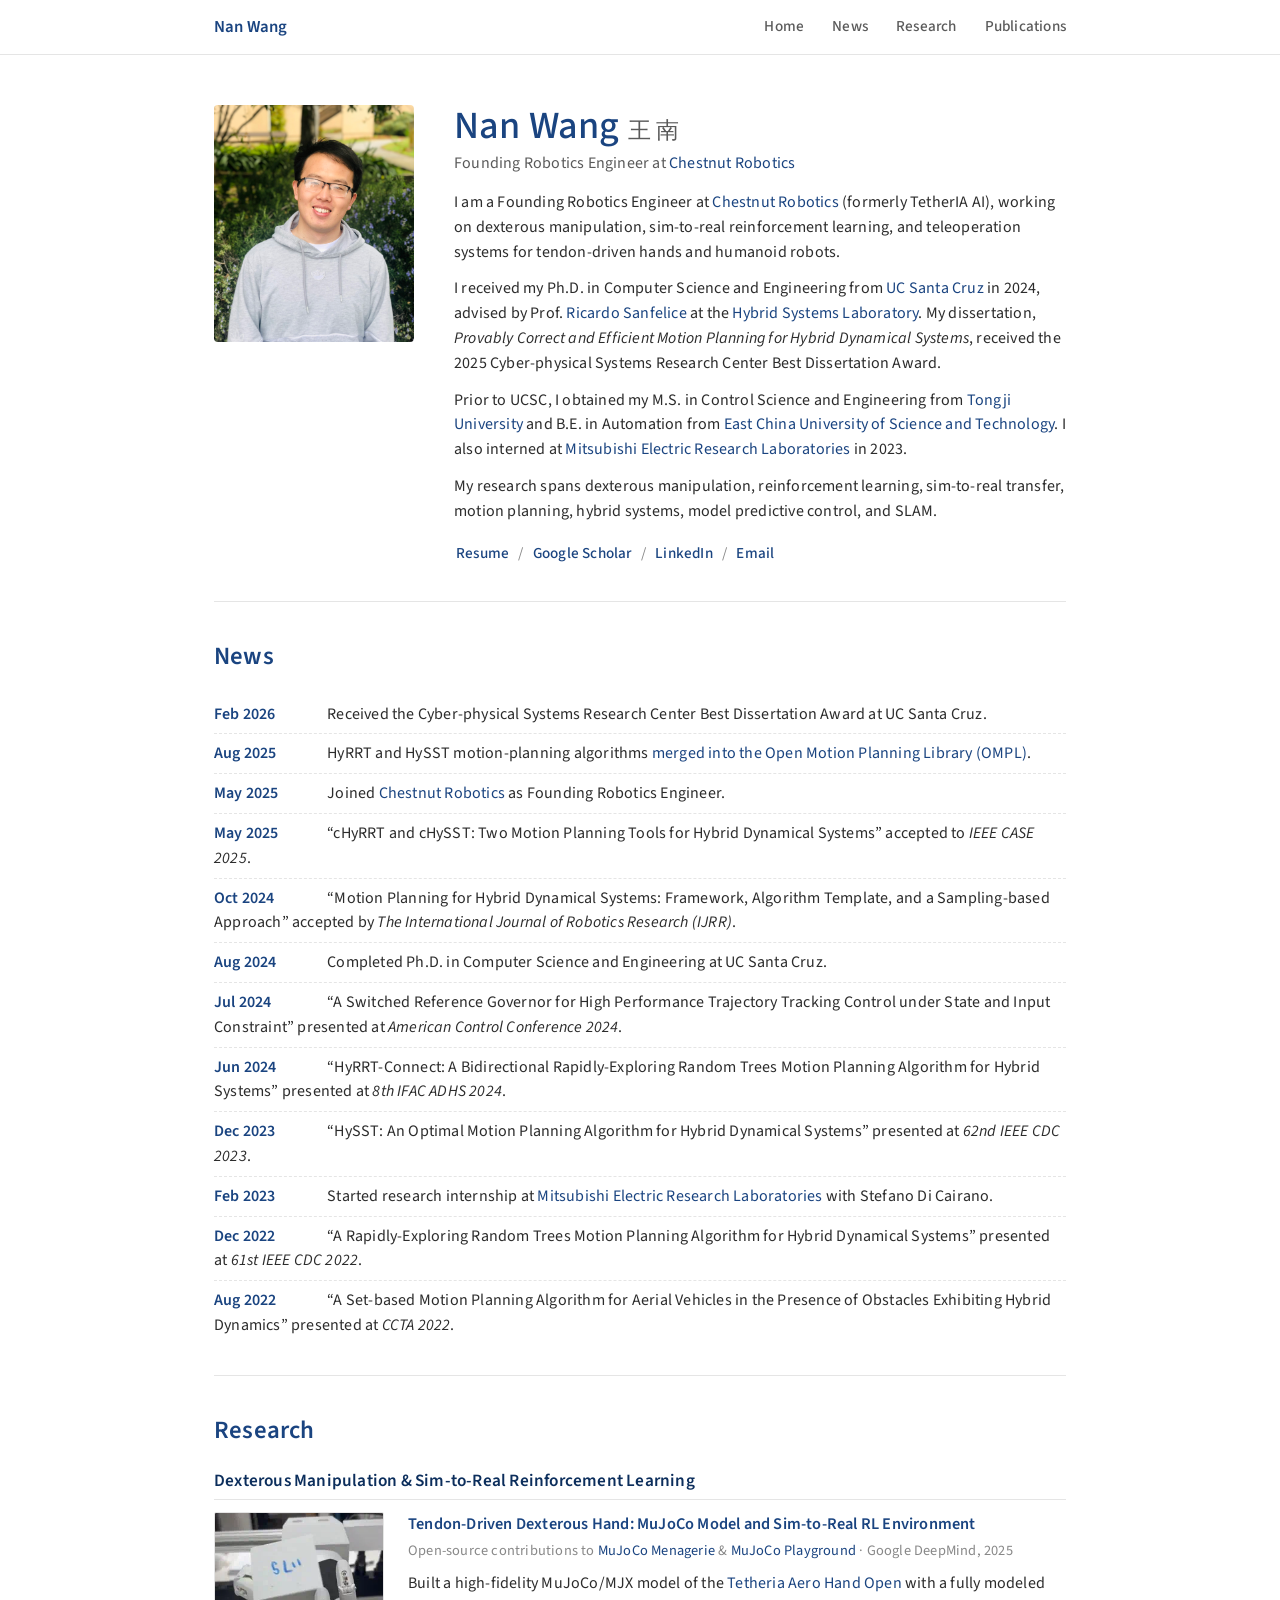
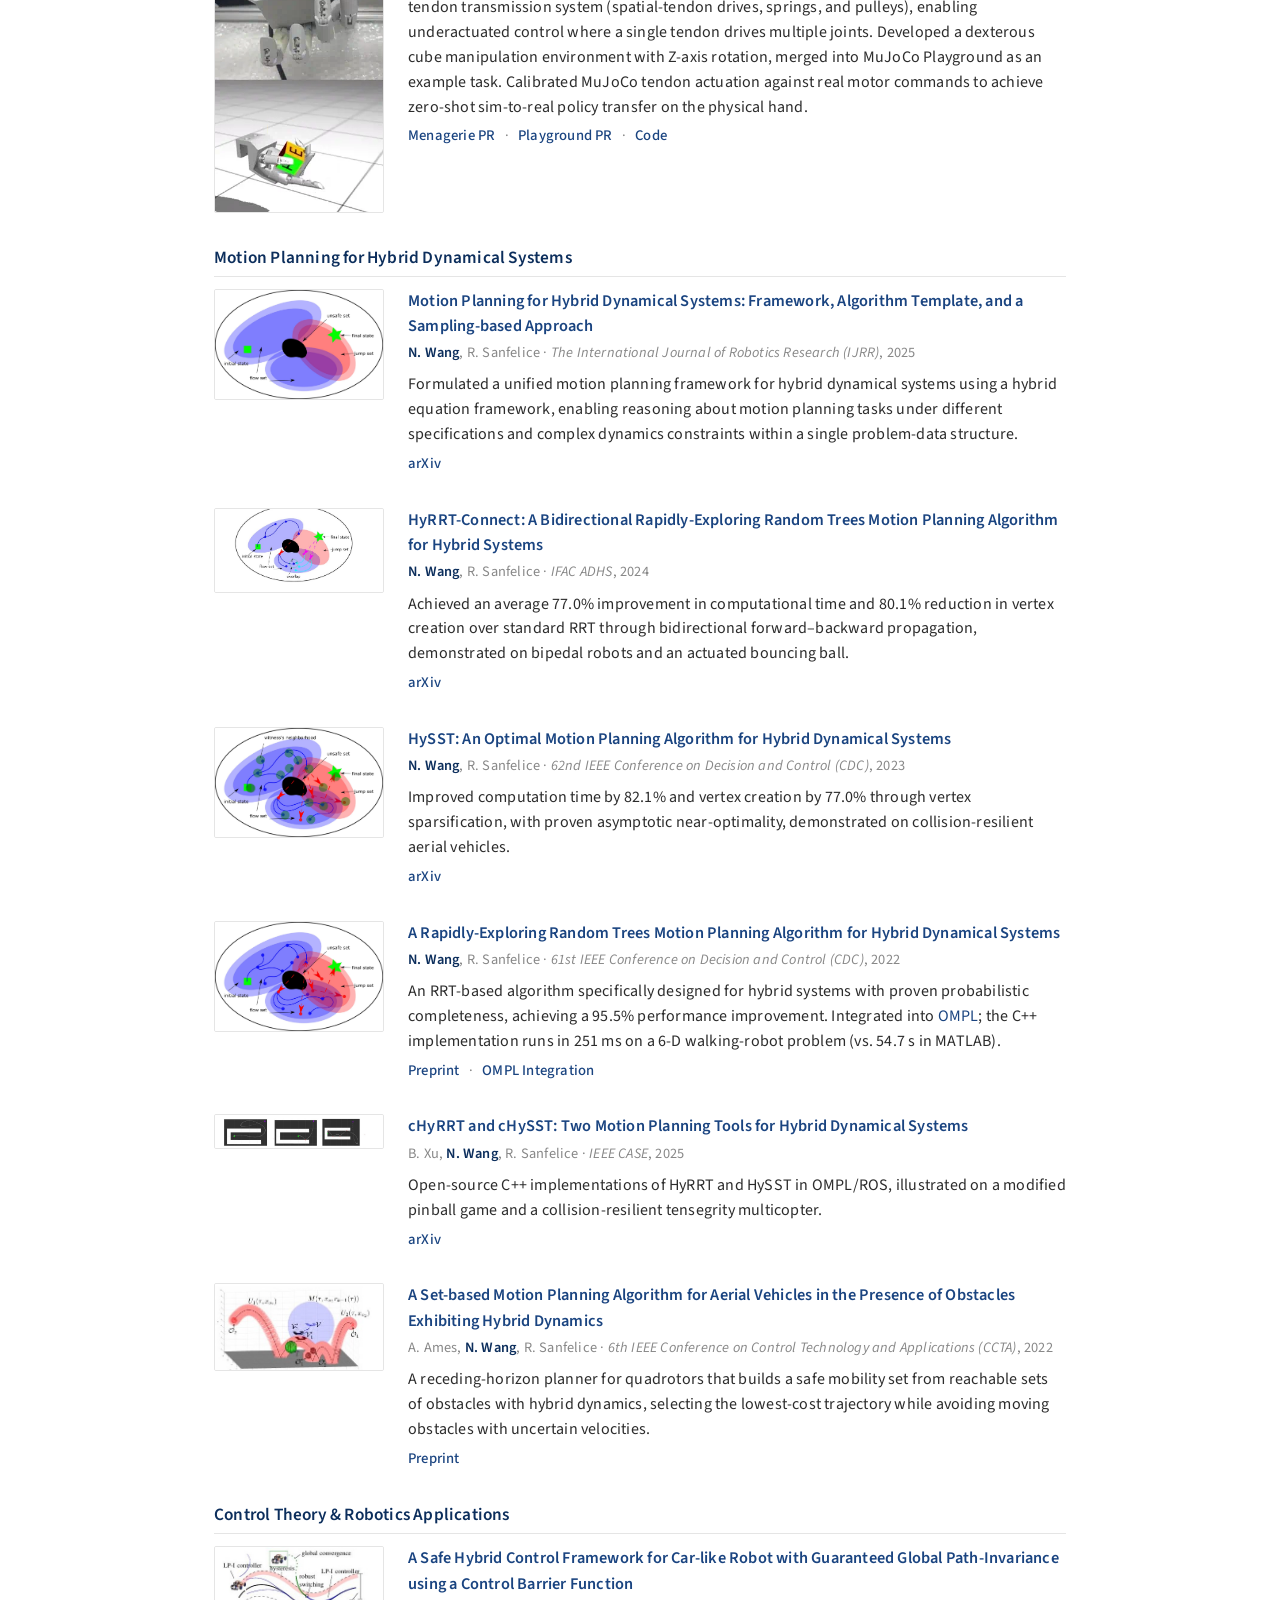
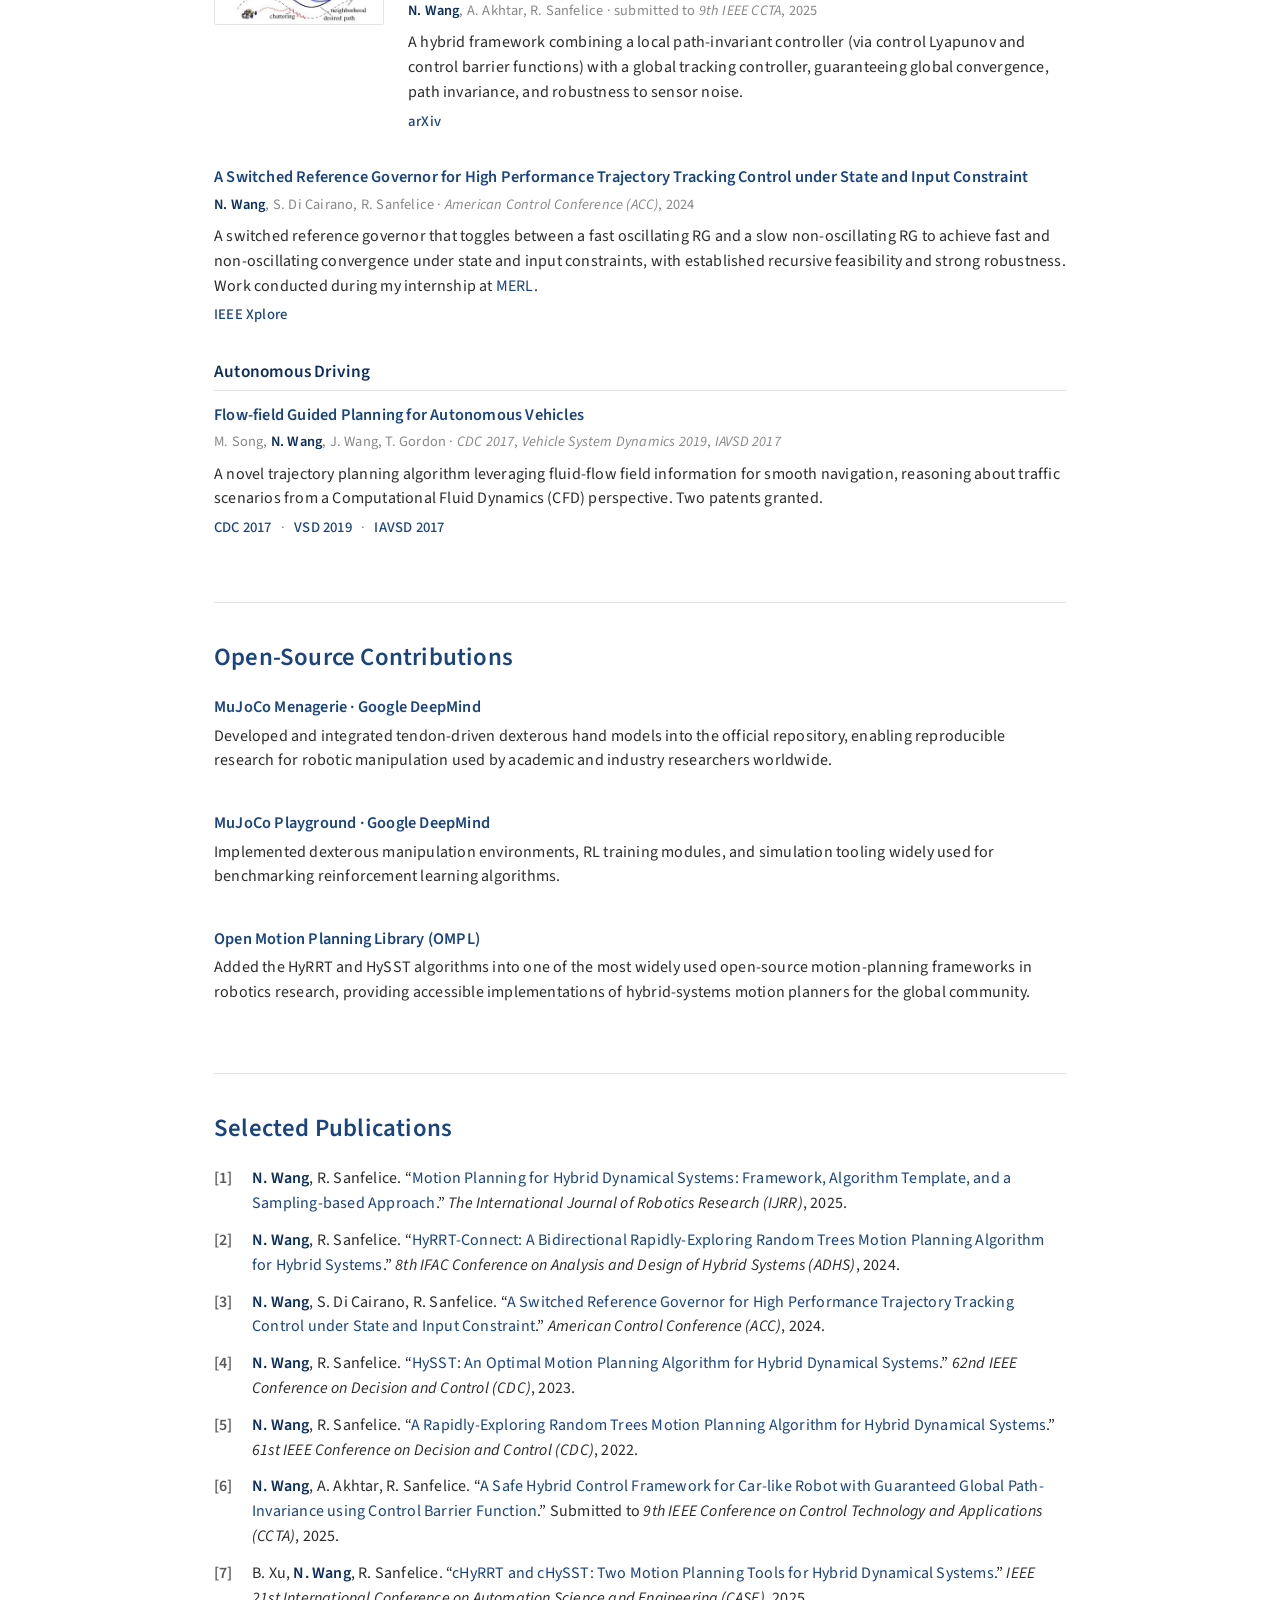
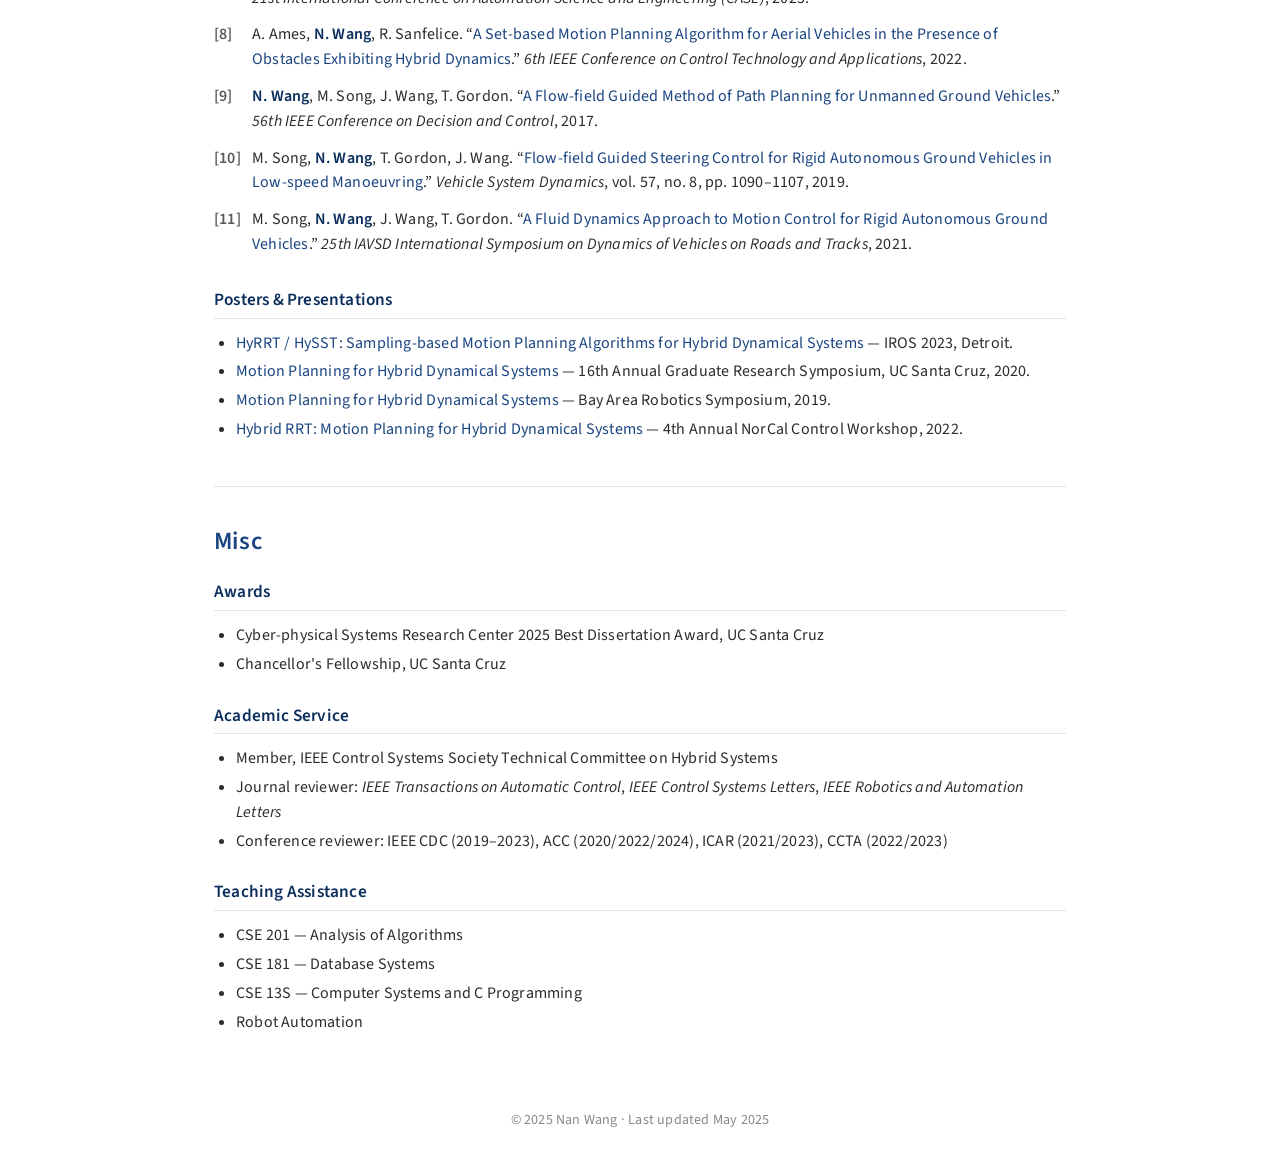
<file: index.html>
<!DOCTYPE html>
<html lang="en">
<head>
    <meta charset="UTF-8" />
    <meta name="viewport" content="width=device-width, initial-scale=1.0" />
    <link rel="icon" href="icon.ico" type="image/x-icon" />
    <link href="https://fonts.googleapis.com/css2?family=Source+Sans+Pro:wght@300;400;500;600;700&display=swap" rel="stylesheet" />
    <link rel="stylesheet" type="text/css" href="assets/css/style.css" />
    <title>Nan Wang (王 南)</title>
</head>
<body>

<div id="header">
    <div id="header-inner">
        <div id="header-name">Nan Wang</div>
        <nav id="header-nav">
            <a href="#profile">Home</a>
            <a href="#news">News</a>
            <a href="#research">Research</a>
            <a href="#publications">Publications</a>
        </nav>
    </div>
</div>

<div class="container">

    <section id="profile">
        <div id="profile-inner">
            <div id="profile-pic">
                <img src="assets/images/bio.jpg" alt="Nan Wang" />
            </div>
            <div id="profile-text">
                <h1 id="profile-name">Nan Wang<span class="cn">王 南</span></h1>
                <div id="profile-affil">
                    Founding Robotics Engineer at <a href="https://chestnut.bot/">Chestnut Robotics</a>
                </div>
                <p>
                    I am a Founding Robotics Engineer at <a href="https://chestnut.bot/">Chestnut Robotics</a> (formerly TetherIA AI), working on dexterous manipulation, sim-to-real reinforcement learning, and teleoperation systems for tendon-driven hands and humanoid robots.
                </p>
                <p>
                    I received my Ph.D. in Computer Science and Engineering from <a href="https://www.ucsc.edu">UC Santa Cruz</a> in 2024, advised by Prof. <a href="https://hybrid.soe.ucsc.edu">Ricardo Sanfelice</a> at the <a href="https://hybrid.soe.ucsc.edu">Hybrid Systems Laboratory</a>. My dissertation, <em>Provably Correct and Efficient Motion Planning for Hybrid Dynamical Systems</em>, received the 2025 Cyber-physical Systems Research Center Best Dissertation Award.
                </p>
                <p>
                    Prior to UCSC, I obtained my M.S. in Control Science and Engineering from <a href="http://www.tongji.edu.cn">Tongji University</a> and B.E. in Automation from <a href="http://www.ecust.edu.cn">East China University of Science and Technology</a>. I also interned at <a href="https://www.merl.com/">Mitsubishi Electric Research Laboratories</a> in 2023.
                </p>
                <p>
                    My research spans dexterous manipulation, reinforcement learning, sim-to-real transfer, motion planning, hybrid systems, model predictive control, and SLAM.
                </p>
                <div id="profile-links">
                    <a href="assets/pdfs/resume.pdf">Resume</a>
                    <span class="sep">/</span>
                    <a href="https://scholar.google.com/citations?user=3b65aroAAAAJ&amp;hl=en">Google Scholar</a>
                    <span class="sep">/</span>
                    <a href="https://www.linkedin.com/in/nan-wang-roboticist">LinkedIn</a>
                    <span class="sep">/</span>
                    <a href="mailto:nwang.office@gmail.com">Email</a>
                </div>
            </div>
        </div>
    </section>

    <section id="news" class="section">
        <h1>News</h1>
        <ul>
            <li><b>Feb 2026</b> Received the Cyber-physical Systems Research Center Best Dissertation Award at UC Santa Cruz.</li>
            <li><b>Aug 2025</b> HyRRT and HySST motion-planning algorithms <a href="https://github.com/ompl/ompl/pull/1169">merged into the Open Motion Planning Library (OMPL)</a>.</li>
            <li><b>May 2025</b> Joined <a href="https://chestnut.bot/">Chestnut Robotics</a> as Founding Robotics Engineer.</li>
            <li><b>May 2025</b> &ldquo;cHyRRT and cHySST: Two Motion Planning Tools for Hybrid Dynamical Systems&rdquo; accepted to <em>IEEE CASE 2025</em>.</li>
            <li><b>Oct 2024</b> &ldquo;Motion Planning for Hybrid Dynamical Systems: Framework, Algorithm Template, and a Sampling-based Approach&rdquo; accepted by <em>The International Journal of Robotics Research (IJRR)</em>.</li>
            <li><b>Aug 2024</b> Completed Ph.D. in Computer Science and Engineering at UC Santa Cruz.</li>
            <li><b>Jul 2024</b> &ldquo;A Switched Reference Governor for High Performance Trajectory Tracking Control under State and Input Constraint&rdquo; presented at <em>American Control Conference 2024</em>.</li>
            <li><b>Jun 2024</b> &ldquo;HyRRT-Connect: A Bidirectional Rapidly-Exploring Random Trees Motion Planning Algorithm for Hybrid Systems&rdquo; presented at <em>8th IFAC ADHS 2024</em>.</li>
            <li><b>Dec 2023</b> &ldquo;HySST: An Optimal Motion Planning Algorithm for Hybrid Dynamical Systems&rdquo; presented at <em>62nd IEEE CDC 2023</em>.</li>
            <li><b>Feb 2023</b> Started research internship at <a href="https://www.merl.com/">Mitsubishi Electric Research Laboratories</a> with Stefano Di Cairano.</li>
            <li><b>Dec 2022</b> &ldquo;A Rapidly-Exploring Random Trees Motion Planning Algorithm for Hybrid Dynamical Systems&rdquo; presented at <em>61st IEEE CDC 2022</em>.</li>
            <li><b>Aug 2022</b> &ldquo;A Set-based Motion Planning Algorithm for Aerial Vehicles in the Presence of Obstacles Exhibiting Hybrid Dynamics&rdquo; presented at <em>CCTA 2022</em>.</li>
        </ul>
    </section>

    <section id="research" class="section">
        <h1>Research</h1>

        <h2>Dexterous Manipulation &amp; Sim-to-Real Reinforcement Learning</h2>

        <div class="project">
            <a href="https://github.com/google-deepmind/mujoco_playground/pull/223" class="project-thumb">
                <img src="assets/research/mujoco_aero.webp" alt="Tetheria Aero Hand sim-to-real" />
            </a>
            <div class="project-body">
                <a href="https://github.com/google-deepmind/mujoco_playground/pull/223" class="project-title">Tendon-Driven Dexterous Hand: MuJoCo Model and Sim-to-Real RL Environment</a>
                <div class="project-meta">Open-source contributions to <a href="https://github.com/google-deepmind/mujoco_menagerie">MuJoCo Menagerie</a> &amp; <a href="https://github.com/google-deepmind/mujoco_playground">MuJoCo Playground</a> &middot; Google DeepMind, 2025</div>
                <p>Built a high-fidelity MuJoCo/MJX model of the <a href="https://docs.tetheria.ai/">Tetheria Aero Hand Open</a> with a fully modeled tendon transmission system (spatial-tendon drives, springs, and pulleys), enabling underactuated control where a single tendon drives multiple joints. Developed a dexterous cube manipulation environment with Z-axis rotation, merged into MuJoCo Playground as an example task. Calibrated MuJoCo tendon actuation against real motor commands to achieve zero-shot sim-to-real policy transfer on the physical hand.</p>
                <div class="project-links">
                    <a href="https://github.com/google-deepmind/mujoco_menagerie/pull/213">Menagerie PR</a>
                    <span class="sep">&middot;</span>
                    <a href="https://github.com/google-deepmind/mujoco_playground/pull/223">Playground PR</a>
                    <span class="sep">&middot;</span>
                    <a href="https://github.com/google-deepmind/mujoco_playground/tree/main/mujoco_playground/_src/manipulation/aero_hand">Code</a>
                </div>
            </div>
        </div>

        <h2>Motion Planning for Hybrid Dynamical Systems</h2>

        <div class="project">
            <a href="https://arxiv.org/abs/2406.01802" class="project-thumb">
                <img src="assets/research/foundation_ijrr.jpg" alt="Motion Planning for Hybrid Dynamical Systems" />
            </a>
            <div class="project-body">
                <a href="https://arxiv.org/abs/2406.01802" class="project-title">Motion Planning for Hybrid Dynamical Systems: Framework, Algorithm Template, and a Sampling-based Approach</a>
                <div class="project-meta"><span class="author-self">N. Wang</span>, R. Sanfelice &middot; <em>The International Journal of Robotics Research (IJRR)</em>, 2025</div>
                <p>Formulated a unified motion planning framework for hybrid dynamical systems using a hybrid equation framework, enabling reasoning about motion planning tasks under different specifications and complex dynamics constraints within a single problem-data structure.</p>
                <div class="project-links">
                    <a href="https://arxiv.org/abs/2406.01802">arXiv</a>
                </div>
            </div>
        </div>

        <div class="project">
            <a href="https://arxiv.org/abs/2403.18413" class="project-thumb">
                <img src="assets/research/hyrrt_connect.jpg" alt="HyRRT-Connect" />
            </a>
            <div class="project-body">
                <a href="https://arxiv.org/abs/2403.18413" class="project-title">HyRRT-Connect: A Bidirectional Rapidly-Exploring Random Trees Motion Planning Algorithm for Hybrid Systems</a>
                <div class="project-meta"><span class="author-self">N. Wang</span>, R. Sanfelice &middot; <em>IFAC ADHS</em>, 2024</div>
                <p>Achieved an average 77.0% improvement in computational time and 80.1% reduction in vertex creation over standard RRT through bidirectional forward&ndash;backward propagation, demonstrated on bipedal robots and an actuated bouncing ball.</p>
                <div class="project-links">
                    <a href="https://arxiv.org/abs/2403.18413">arXiv</a>
                </div>
            </div>
        </div>

        <div class="project">
            <a href="https://arxiv.org/abs/2305.18649" class="project-thumb">
                <img src="assets/research/hysst.jpg" alt="HySST" />
            </a>
            <div class="project-body">
                <a href="https://arxiv.org/abs/2305.18649" class="project-title">HySST: An Optimal Motion Planning Algorithm for Hybrid Dynamical Systems</a>
                <div class="project-meta"><span class="author-self">N. Wang</span>, R. Sanfelice &middot; <em>62nd IEEE Conference on Decision and Control (CDC)</em>, 2023</div>
                <p>Improved computation time by 82.1% and vertex creation by 77.0% through vertex sparsification, with proven asymptotic near-optimality, demonstrated on collision-resilient aerial vehicles.</p>
                <div class="project-links">
                    <a href="https://arxiv.org/abs/2305.18649">arXiv</a>
                </div>
            </div>
        </div>

        <div class="project">
            <a href="https://hybrid.soe.ucsc.edu/sites/default/files/preprints/276.pdf" class="project-thumb">
                <img src="assets/research/hyrrt.jpg" alt="HyRRT" />
            </a>
            <div class="project-body">
                <a href="https://hybrid.soe.ucsc.edu/sites/default/files/preprints/276.pdf" class="project-title">A Rapidly-Exploring Random Trees Motion Planning Algorithm for Hybrid Dynamical Systems</a>
                <div class="project-meta"><span class="author-self">N. Wang</span>, R. Sanfelice &middot; <em>61st IEEE Conference on Decision and Control (CDC)</em>, 2022</div>
                <p>An RRT-based algorithm specifically designed for hybrid systems with proven probabilistic completeness, achieving a 95.5% performance improvement. Integrated into <a href="https://github.com/ompl/ompl/pull/1169">OMPL</a>; the C++ implementation runs in 251 ms on a 6-D walking-robot problem (vs. 54.7 s in MATLAB).</p>
                <div class="project-links">
                    <a href="https://hybrid.soe.ucsc.edu/sites/default/files/preprints/276.pdf">Preprint</a>
                    <span class="sep">&middot;</span>
                    <a href="https://github.com/ompl/ompl/pull/1169">OMPL Integration</a>
                </div>
            </div>
        </div>

        <div class="project">
            <a href="https://arxiv.org/abs/2411.11812" class="project-thumb">
                <img src="assets/research/chyrrt_chysst.jpg" alt="cHyRRT and cHySST" />
            </a>
            <div class="project-body">
                <a href="https://arxiv.org/abs/2411.11812" class="project-title">cHyRRT and cHySST: Two Motion Planning Tools for Hybrid Dynamical Systems</a>
                <div class="project-meta">B. Xu, <span class="author-self">N. Wang</span>, R. Sanfelice &middot; <em>IEEE CASE</em>, 2025</div>
                <p>Open-source C++ implementations of HyRRT and HySST in OMPL/ROS, illustrated on a modified pinball game and a collision-resilient tensegrity multicopter.</p>
                <div class="project-links">
                    <a href="https://arxiv.org/abs/2411.11812">arXiv</a>
                </div>
            </div>
        </div>

        <div class="project">
            <a href="https://hybrid.soe.ucsc.edu/sites/default/files/preprints/268.pdf" class="project-thumb">
                <img src="assets/research/setbased_aerial.jpg" alt="Set-based Motion Planning for Aerial Vehicles" />
            </a>
            <div class="project-body">
                <a href="https://hybrid.soe.ucsc.edu/sites/default/files/preprints/268.pdf" class="project-title">A Set-based Motion Planning Algorithm for Aerial Vehicles in the Presence of Obstacles Exhibiting Hybrid Dynamics</a>
                <div class="project-meta">A. Ames, <span class="author-self">N. Wang</span>, R. Sanfelice &middot; <em>6th IEEE Conference on Control Technology and Applications (CCTA)</em>, 2022</div>
                <p>A receding-horizon planner for quadrotors that builds a safe mobility set from reachable sets of obstacles with hybrid dynamics, selecting the lowest-cost trajectory while avoiding moving obstacles with uncertain velocities.</p>
                <div class="project-links">
                    <a href="https://hybrid.soe.ucsc.edu/sites/default/files/preprints/268.pdf">Preprint</a>
                </div>
            </div>
        </div>

        <h2>Control Theory &amp; Robotics Applications</h2>

        <div class="project">
            <a href="https://arxiv.org/abs/2502.07136" class="project-thumb">
                <img src="assets/research/carlike.jpg" alt="Safe Hybrid Control for Car-like Robot" />
            </a>
            <div class="project-body">
                <a href="https://arxiv.org/abs/2502.07136" class="project-title">A Safe Hybrid Control Framework for Car-like Robot with Guaranteed Global Path-Invariance using a Control Barrier Function</a>
                <div class="project-meta"><span class="author-self">N. Wang</span>, A. Akhtar, R. Sanfelice &middot; submitted to <em>9th IEEE CCTA</em>, 2025</div>
                <p>A hybrid framework combining a local path-invariant controller (via control Lyapunov and control barrier functions) with a global tracking controller, guaranteeing global convergence, path invariance, and robustness to sensor noise.</p>
                <div class="project-links">
                    <a href="https://arxiv.org/abs/2502.07136">arXiv</a>
                </div>
            </div>
        </div>

        <div class="project no-thumb">
            <div class="project-body">
                <a href="https://ieeexplore.ieee.org/abstract/document/10644284" class="project-title">A Switched Reference Governor for High Performance Trajectory Tracking Control under State and Input Constraint</a>
                <div class="project-meta"><span class="author-self">N. Wang</span>, S. Di Cairano, R. Sanfelice &middot; <em>American Control Conference (ACC)</em>, 2024</div>
                <p>A switched reference governor that toggles between a fast oscillating RG and a slow non-oscillating RG to achieve fast and non-oscillating convergence under state and input constraints, with established recursive feasibility and strong robustness. Work conducted during my internship at <a href="https://www.merl.com/">MERL</a>.</p>
                <div class="project-links">
                    <a href="https://ieeexplore.ieee.org/abstract/document/10644284">IEEE Xplore</a>
                </div>
            </div>
        </div>

        <h2>Autonomous Driving</h2>

        <div class="project no-thumb">
            <div class="project-body">
                <span class="project-title">Flow-field Guided Planning for Autonomous Vehicles</span>
                <div class="project-meta">M. Song, <span class="author-self">N. Wang</span>, J. Wang, T. Gordon &middot; <em>CDC 2017</em>, <em>Vehicle System Dynamics 2019</em>, <em>IAVSD 2017</em></div>
                <p>A novel trajectory planning algorithm leveraging fluid-flow field information for smooth navigation, reasoning about traffic scenarios from a Computational Fluid Dynamics (CFD) perspective. Two patents granted.</p>
                <div class="project-links">
                    <a href="https://ieeexplore.ieee.org/abstract/document/8264060">CDC 2017</a>
                    <span class="sep">&middot;</span>
                    <a href="https://www.tandfonline.com/doi/full/10.1080/00423114.2018.1512715">VSD 2019</a>
                    <span class="sep">&middot;</span>
                    <a href="https://www.taylorfrancis.com/chapters/edit/10.1201/9781351057264-54/fluid-dynamics-approach-motion-control-rigid-autonomous-ground-vehicles-mengxuan-song-nan-wang-jun-wang-timothy-gordon">IAVSD 2017</a>
                </div>
            </div>
        </div>
    </section>

    <section id="open-source" class="section">
        <h1>Open-Source Contributions</h1>

        <div class="project no-thumb">
            <div class="project-body">
                <a href="https://github.com/google-deepmind/mujoco_menagerie/pull/213" class="project-title">MuJoCo Menagerie &middot; Google DeepMind</a>
                <p>Developed and integrated tendon-driven dexterous hand models into the official repository, enabling reproducible research for robotic manipulation used by academic and industry researchers worldwide.</p>
            </div>
        </div>

        <div class="project no-thumb">
            <div class="project-body">
                <a href="https://github.com/google-deepmind/mujoco_playground/pull/223" class="project-title">MuJoCo Playground &middot; Google DeepMind</a>
                <p>Implemented dexterous manipulation environments, RL training modules, and simulation tooling widely used for benchmarking reinforcement learning algorithms.</p>
            </div>
        </div>

        <div class="project no-thumb">
            <div class="project-body">
                <a href="https://github.com/ompl/ompl/pull/1169" class="project-title">Open Motion Planning Library (OMPL)</a>
                <p>Added the HyRRT and HySST algorithms into one of the most widely used open-source motion-planning frameworks in robotics research, providing accessible implementations of hybrid-systems motion planners for the global community.</p>
            </div>
        </div>
    </section>

    <section id="publications" class="section">
        <h1>Selected Publications</h1>
        <ol class="pub-list">
            <li><span class="author-self">N. Wang</span>, R. Sanfelice. &ldquo;<a href="https://arxiv.org/abs/2406.01802">Motion Planning for Hybrid Dynamical Systems: Framework, Algorithm Template, and a Sampling-based Approach</a>.&rdquo; <em>The International Journal of Robotics Research (IJRR)</em>, 2025.</li>
            <li><span class="author-self">N. Wang</span>, R. Sanfelice. &ldquo;<a href="https://arxiv.org/abs/2403.18413">HyRRT-Connect: A Bidirectional Rapidly-Exploring Random Trees Motion Planning Algorithm for Hybrid Systems</a>.&rdquo; <em>8th IFAC Conference on Analysis and Design of Hybrid Systems (ADHS)</em>, 2024.</li>
            <li><span class="author-self">N. Wang</span>, S. Di Cairano, R. Sanfelice. &ldquo;<a href="https://ieeexplore.ieee.org/abstract/document/10644284">A Switched Reference Governor for High Performance Trajectory Tracking Control under State and Input Constraint</a>.&rdquo; <em>American Control Conference (ACC)</em>, 2024.</li>
            <li><span class="author-self">N. Wang</span>, R. Sanfelice. &ldquo;<a href="https://arxiv.org/abs/2305.18649">HySST: An Optimal Motion Planning Algorithm for Hybrid Dynamical Systems</a>.&rdquo; <em>62nd IEEE Conference on Decision and Control (CDC)</em>, 2023.</li>
            <li><span class="author-self">N. Wang</span>, R. Sanfelice. &ldquo;<a href="https://hybrid.soe.ucsc.edu/sites/default/files/preprints/276.pdf">A Rapidly-Exploring Random Trees Motion Planning Algorithm for Hybrid Dynamical Systems</a>.&rdquo; <em>61st IEEE Conference on Decision and Control (CDC)</em>, 2022.</li>
            <li><span class="author-self">N. Wang</span>, A. Akhtar, R. Sanfelice. &ldquo;<a href="https://arxiv.org/abs/2502.07136">A Safe Hybrid Control Framework for Car-like Robot with Guaranteed Global Path-Invariance using Control Barrier Function</a>.&rdquo; Submitted to <em>9th IEEE Conference on Control Technology and Applications (CCTA)</em>, 2025.</li>
            <li>B. Xu, <span class="author-self">N. Wang</span>, R. Sanfelice. &ldquo;<a href="https://arxiv.org/abs/2411.11812">cHyRRT and cHySST: Two Motion Planning Tools for Hybrid Dynamical Systems</a>.&rdquo; <em>IEEE 21st International Conference on Automation Science and Engineering (CASE)</em>, 2025.</li>
            <li>A. Ames, <span class="author-self">N. Wang</span>, R. Sanfelice. &ldquo;<a href="https://hybrid.soe.ucsc.edu/sites/default/files/preprints/268.pdf">A Set-based Motion Planning Algorithm for Aerial Vehicles in the Presence of Obstacles Exhibiting Hybrid Dynamics</a>.&rdquo; <em>6th IEEE Conference on Control Technology and Applications</em>, 2022.</li>
            <li><span class="author-self">N. Wang</span>, M. Song, J. Wang, T. Gordon. &ldquo;<a href="https://ieeexplore.ieee.org/abstract/document/8264060">A Flow-field Guided Method of Path Planning for Unmanned Ground Vehicles</a>.&rdquo; <em>56th IEEE Conference on Decision and Control</em>, 2017.</li>
            <li>M. Song, <span class="author-self">N. Wang</span>, T. Gordon, J. Wang. &ldquo;<a href="https://www.tandfonline.com/doi/full/10.1080/00423114.2018.1512715">Flow-field Guided Steering Control for Rigid Autonomous Ground Vehicles in Low-speed Manoeuvring</a>.&rdquo; <em>Vehicle System Dynamics</em>, vol. 57, no. 8, pp. 1090&ndash;1107, 2019.</li>
            <li>M. Song, <span class="author-self">N. Wang</span>, J. Wang, T. Gordon. &ldquo;<a href="https://www.taylorfrancis.com/chapters/edit/10.1201/9781351057264-54/fluid-dynamics-approach-motion-control-rigid-autonomous-ground-vehicles-mengxuan-song-nan-wang-jun-wang-timothy-gordon">A Fluid Dynamics Approach to Motion Control for Rigid Autonomous Ground Vehicles</a>.&rdquo; <em>25th IAVSD International Symposium on Dynamics of Vehicles on Roads and Tracks</em>, 2021.</li>
        </ol>

        <h2 style="margin-top: 30px;">Posters &amp; Presentations</h2>
        <ul class="plain">
            <li><a href="assets/pdfs/poster-iros2023.pdf">HyRRT / HySST: Sampling-based Motion Planning Algorithms for Hybrid Dynamical Systems</a> &mdash; IROS 2023, Detroit.</li>
            <li><a href="assets/pdfs/poster-grs2020.pdf">Motion Planning for Hybrid Dynamical Systems</a> &mdash; 16th Annual Graduate Research Symposium, UC Santa Cruz, 2020.</li>
            <li><a href="assets/pdfs/poster-bars2019.pdf">Motion Planning for Hybrid Dynamical Systems</a> &mdash; Bay Area Robotics Symposium, 2019.</li>
            <li><a href="assets/pdfs/slides-norcal2022.pdf">Hybrid RRT: Motion Planning for Hybrid Dynamical Systems</a> &mdash; 4th Annual NorCal Control Workshop, 2022.</li>
        </ul>
    </section>

    <section id="misc" class="section">
        <h1>Misc</h1>

        <h2>Awards</h2>
        <ul class="plain">
            <li>Cyber-physical Systems Research Center 2025 Best Dissertation Award, UC Santa Cruz</li>
            <li>Chancellor's Fellowship, UC Santa Cruz</li>
        </ul>

        <h2>Academic Service</h2>
        <ul class="plain">
            <li>Member, IEEE Control Systems Society Technical Committee on Hybrid Systems</li>
            <li>Journal reviewer: <em>IEEE Transactions on Automatic Control</em>, <em>IEEE Control Systems Letters</em>, <em>IEEE Robotics and Automation Letters</em></li>
            <li>Conference reviewer: IEEE CDC (2019&ndash;2023), ACC (2020/2022/2024), ICAR (2021/2023), CCTA (2022/2023)</li>
        </ul>

        <h2>Teaching Assistance</h2>
        <ul class="plain">
            <li>CSE 201 &mdash; Analysis of Algorithms</li>
            <li>CSE 181 &mdash; Database Systems</li>
            <li>CSE 13S &mdash; Computer Systems and C Programming</li>
            <li>Robot Automation</li>
        </ul>
    </section>

    <footer>
        &copy; 2025 Nan Wang &middot; Last updated May 2025
    </footer>

</div>

</body>
</html>
</file>
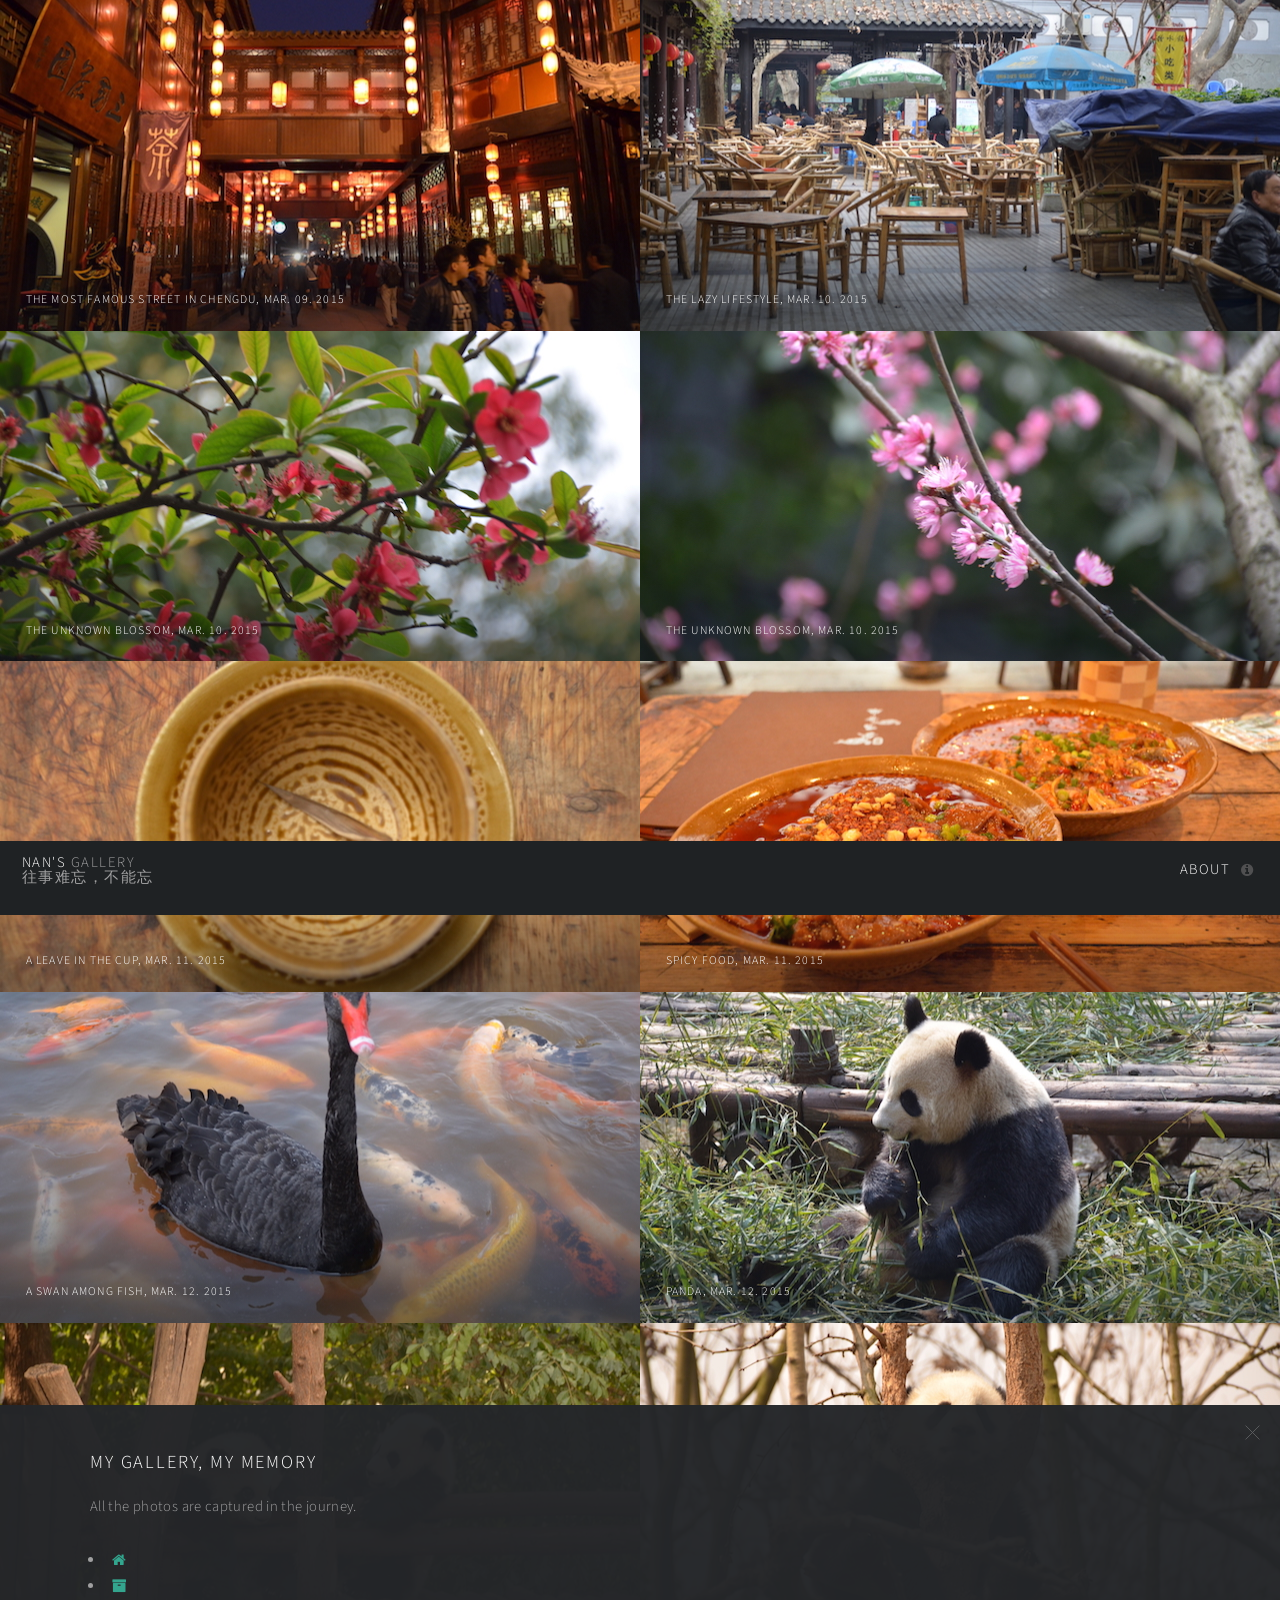
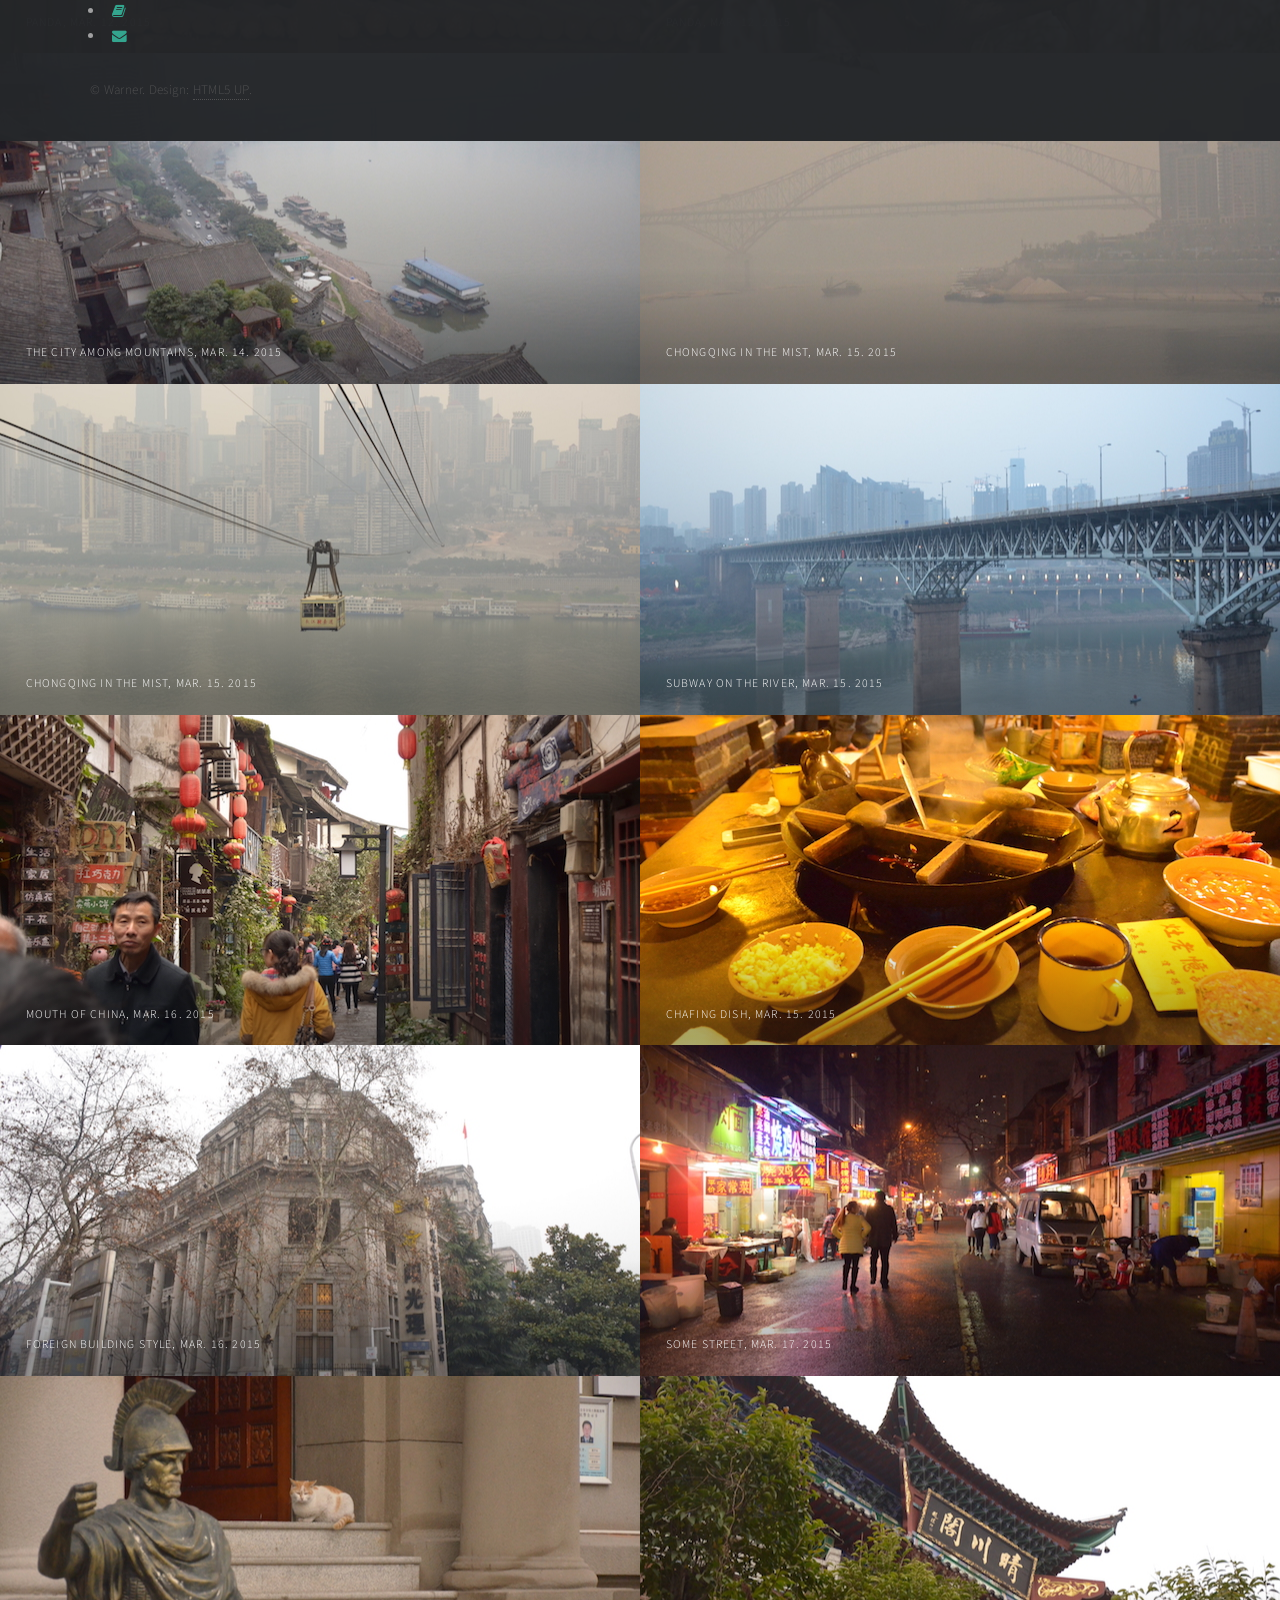
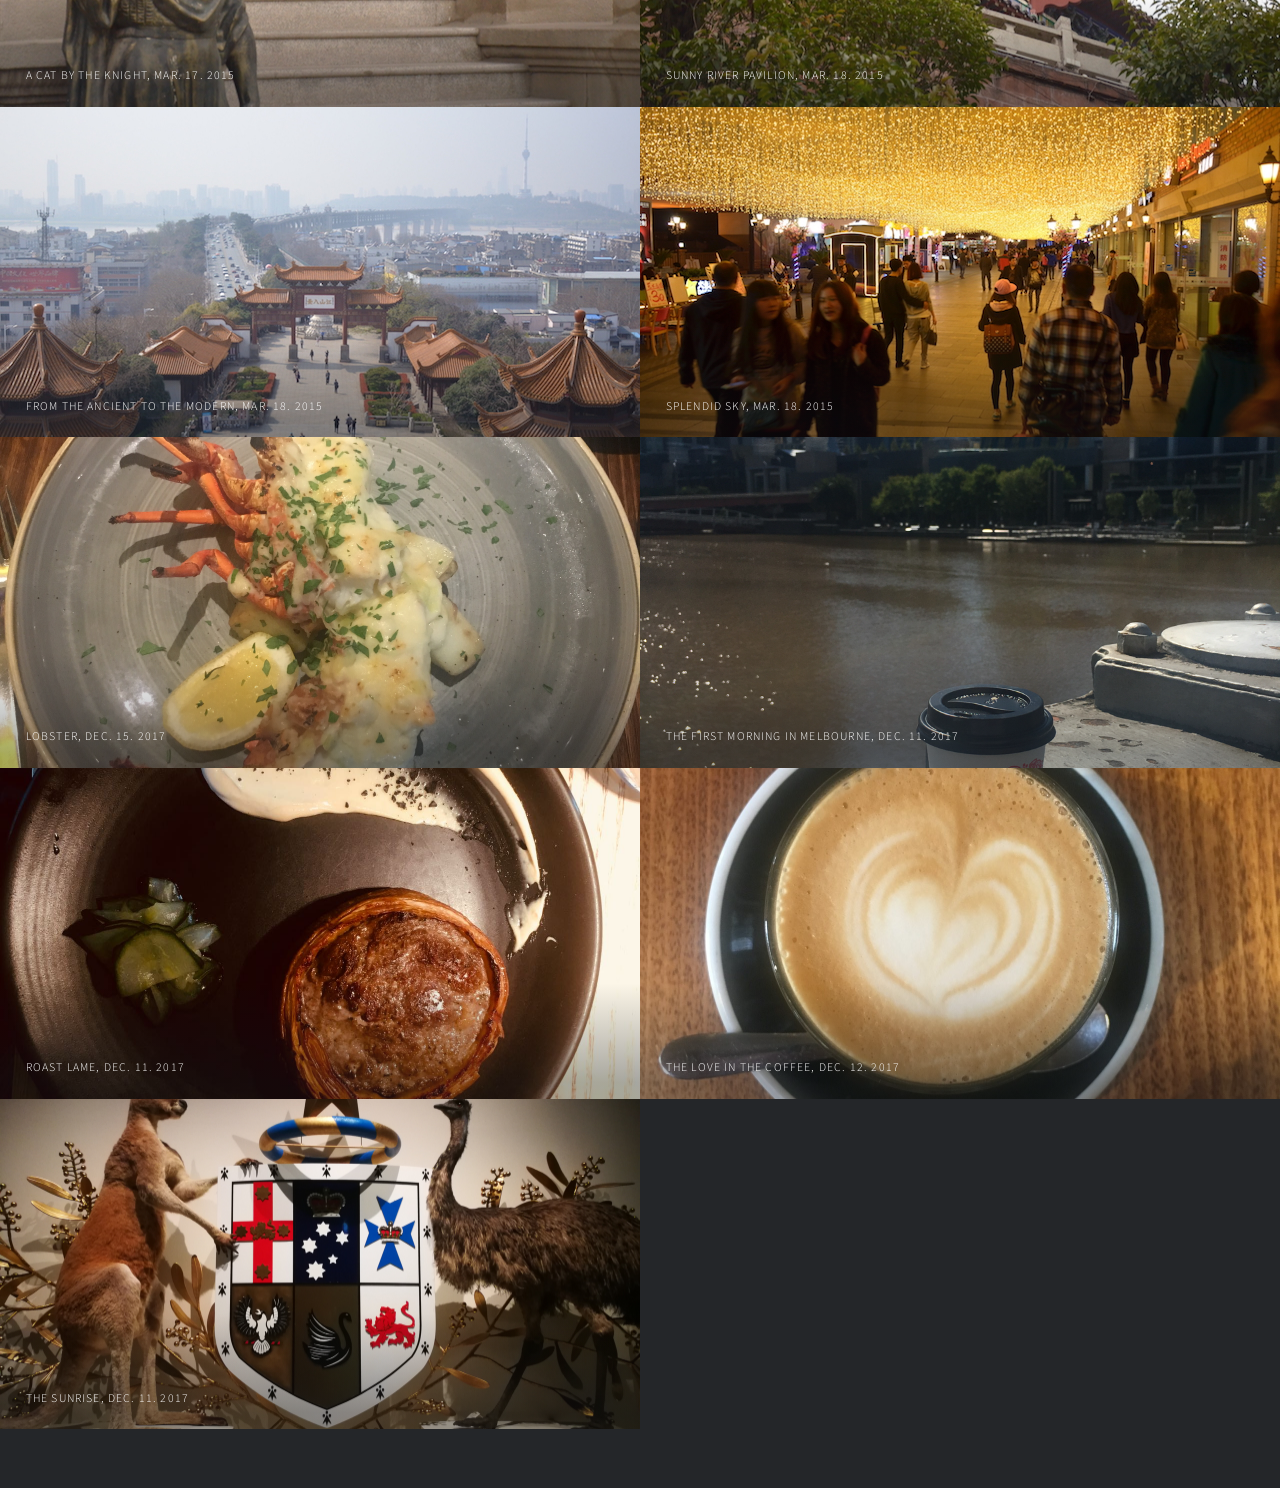
<file: multiverse/index.html>
<!DOCTYPE HTML>
<!--
	Multiverse by HTML5 UP
	html5up.net | @ajlkn
	Free for personal and commercial use under the CCA 3.0 license (html5up.net/license)
-->
<html>
	<head>
	    <link rel="icon" href="../icon.ico" type="image/x-icon"/>  
		<title>Nan's Gallery</title>
		<meta charset="utf-8" />
		<meta name="viewport" content="width=device-width, initial-scale=1, user-scalable=no" />
		<!--[if lte IE 8]><script src="assets/js/ie/html5shiv.js"></script><![endif]-->
		<link rel="stylesheet" href="assets/css/main.css" />
		<!--[if lte IE 9]><link rel="stylesheet" href="assets/css/ie9.css" /><![endif]-->
		<!--[if lte IE 8]><link rel="stylesheet" href="assets/css/ie8.css" /><![endif]-->
	</head>
	<body>

		<!-- Wrapper -->
			<div id="wrapper">

				<!-- Header -->
					<header id="header">
						<h1><a href="index.html"><strong>Nan's</strong> Gallery </br>
						往事难忘，不能忘<br></a></h1>
						<nav>
							<ul>
								<li><a href="#footer" class="icon fa-info-circle">About</a></li>
							</ul>
						</nav>
					</header>

				<!-- Main -->
					<div id="main">
						<article class="thumb">
							<a href="images/fulls/1.jpg" class="image"><img src="images/thumbs/1.jpg" alt="" /></a>
							<h2>The most famous street in Chengdu, Mar. 09. 2015</h2>
							<p>Jinli Street, Chengdu, Sichuan Province.</p>
						</article>
						<article class="thumb">
							<a href="images/fulls/2.jpg" class="image"><img src="images/thumbs/2.jpg" alt="" /></a>
							<h2>The lazy lifestyle, Mar. 10. 2015</h2>
							<p> People's Park, Chengdu, Sichuan Province.</p>
						</article>
						<article class="thumb">
							<a href="images/fulls/3.jpg" class="image"><img src="images/thumbs/3.jpg" alt="" /></a>
							<h2>The unknown blossom, Mar. 10. 2015</h2>
							<p>People's Park, Chengdu, Sichuan Province.</p>
						</article>
						<article class="thumb">
							<a href="images/fulls/4.jpg" class="image"><img src="images/thumbs/4.jpg" alt="" /></a>
							<h2>The unknown blossom, Mar. 10. 2015</h2>
							<p>People's Park, Chengdu, Sichuan Province.</p>
						</article>
						<article class="thumb">
							<a href="images/fulls/5.jpg" class="image"><img src="images/thumbs/5.jpg" alt="" /></a>
							<h2>A leave in the cup, Mar. 11. 2015</h2>
							<p>People's Park, Chengdu, Sichuan Province.</p>
						</article>
						<article class="thumb">
							<a href="images/fulls/6.jpg" class="image"><img src="images/thumbs/6.jpg" alt="" /></a>
							<h2>Spicy food, Mar. 11. 2015</h2>
							<p>Flies' Restaurant, Chengdu, Sichuan Province.</p>
						</article>
						<article class="thumb">
							<a href="images/fulls/7.jpg" class="image"><img src="images/thumbs/7.jpg" alt="" /></a>
							<h2>A swan among fish, Mar. 12. 2015</h2>
							<p>National Geographic's Panda Nursery Base, Chengdu, Sichuan Province.</p>
						</article>
						<article class="thumb">
							<a href="images/fulls/8.jpg" class="image"><img src="images/thumbs/8.jpg" alt="" /></a>
							<h2>Panda, Mar. 12. 2015</h2>
							<p>National Geographic's Panda Nursery Base, Chengdu, Sichuan Province.</p>
						</article>
						<article class="thumb">
							<a href="images/fulls/9.jpg" class="image"><img src="images/thumbs/9.jpg" alt="" /></a>
							<h2>Panda, Mar. 12. 2015</h2>
							<p>National Geographic's Panda Nursery Base, Chengdu, Sichuan Province.</p>
						</article>
						<article class="thumb">
							<a href="images/fulls/10.jpg" class="image"><img src="images/thumbs/10.jpg" alt="" /></a>
							<h2>Panda, Mar. 12. 2015</h2>
							<p>National Geographic's Panda Nursery Base, Chengdu, Sichuan Province.</p>
						</article>
						<article class="thumb">
							<a href="images/fulls/11.jpg" class="image"><img src="images/thumbs/11.jpg" alt="" /></a>
							<h2>The city among mountains, Mar. 14. 2015</h2>
							<p>Hongyadong, Chongqing, Chongqing City.</p>
						</article>
						<article class="thumb">
							<a href="images/fulls/12.jpg" class="image"><img src="images/thumbs/12.jpg" alt="" /></a>
							<h2>Chongqing in the mist, Mar. 15. 2015</h2>
							<p>Sanjiangyuan, Chongqing, Chongqing City.</p>
						</article>
						<article class="thumb">
							<a href="images/fulls/13.jpg" class="image"><img src="images/thumbs/13.jpg" alt="" /></a>
							<h2>Chongqing in the mist, Mar. 15. 2015</h2>
							<p>Sanjiangyuan, Chongqing, Chongqing City.</p>
						</article>
						<article class="thumb">
							<a href="images/fulls/14.jpg" class="image"><img src="images/thumbs/14.jpg" alt="" /></a>
							<h2>Subway on the river, Mar. 15. 2015</h2>
							<p>Sanjiangyuan, Chongqing, Chongqing City.</p>
						</article>
						<article class="thumb">
							<a href="images/fulls/15.jpg" class="image"><img src="images/thumbs/15.jpg" alt="" /></a>
							<h2>mouth of china, Mar. 16. 2015</h2>
							<p>Ciqikou, Chongqing, Chongqing City.</p>
						</article>
						<article class="thumb">
							<a href="images/fulls/16.jpg" class="image"><img src="images/thumbs/16.jpg" alt="" /></a>
							<h2>chafing dish, Mar. 15. 2015</h2>
							<p>A Restaurant, Chongqing, Chongqing City.</p>
						</article>
						<article class="thumb">
							<a href="images/fulls/17.jpg" class="image"><img src="images/thumbs/17.jpg" alt="" /></a>
							<h2>Foreign building style, Mar. 16. 2015</h2>
							<p>Shengli Street, Wuhan, Hubei Province.</p>
						</article>
						<article class="thumb">
							<a href="images/fulls/18.jpg" class="image"><img src="images/thumbs/18.jpg" alt="" /></a>
							<h2>Some street, Mar. 17. 2015</h2>
							<p>Some Street, Wuhan, Hubei Province.</p>
						</article>
						<article class="thumb">
							<a href="images/fulls/19.jpg" class="image"><img src="images/thumbs/19.jpg" alt="" /></a>
							<h2>A cat by the knight, Mar. 17. 2015</h2>
							<p>Yanjiang Road, Wuhan, Hubei Province.</p>
						</article>
						<article class="thumb">
							<a href="images/fulls/20.jpg" class="image"><img src="images/thumbs/20.jpg" alt="" /></a>
							<h2>Sunny river pavilion, Mar. 18. 2015</h2>
							<p>Qinchuan Pavilion, Wuhan, Hubei Province.</p>
						</article>
						<article class="thumb">
							<a href="images/fulls/21.jpg" class="image"><img src="images/thumbs/21.jpg" alt="" /></a>
							<h2>From the ancient to the modern, Mar. 18. 2015</h2>
							<p>Yueyang Building, Wuhan, Hubei Province.</p>
						</article>
						<article class="thumb">
							<a href="images/fulls/22.jpg" class="image"><img src="images/thumbs/22.jpg" alt="" /></a>
							<h2>splendid Sky, Mar. 18. 2015</h2>
							<p>Chuhe Hanjie Street, Wuhan, Hubei Province.</p>
						</article>	
						<article class="thumb">
							<a href="images/fulls/23.jpg" class="image"><img src="images/thumbs/23.jpg" alt="" /></a>
							<h2>Lobster, Dec. 15. 2017</h2>
							<p>Waterfront Southgate, Melbourne, Victoria, Australia</p>
						</article>
						<article class="thumb">
							<a href="images/fulls/24.jpg" class="image"><img src="images/thumbs/24.jpg" alt="" /></a>
							<h2>The first morning in Melbourne, Dec. 11. 2017</h2>
							<p>Yarra River, Melbourne, Victoria, Australia</p>
						</article>
						<article class="thumb">
							<a href="images/fulls/25.jpg" class="image"><img src="images/thumbs/25.jpg" alt="" /></a>
							<h2>Roast Lame, Dec. 11. 2017</h2>
							<p>Highground, Melbourne, Victoria, Australia</p>
						</article>
						<article class="thumb">
							<a href="images/fulls/26.jpg" class="image"><img src="images/thumbs/26.jpg" alt="" /></a>
							<h2>The love in the coffee, Dec. 12. 2017</h2>
							<p>Melbourne, Victoria, Australia</p>
						</article>
						<article class="thumb">
							<a href="images/fulls/27.jpg" class="image"><img src="images/thumbs/27.jpg" alt="" /></a>
							<h2>The sunrise, Dec. 11. 2017</h2>
							<p>Melbourne, Victoria, Australia</p>
						</article>
					</div>

				<!-- Footer -->
					<footer id="footer" class="panel">
						<div class="inner split">
							<div>
								<section>
									<h2>My Gallery, My Memory</h2>
									<p>All the photos are captured in the journey. </p>
								</section>
								<section>
								<ul class="contact-icons color2">
											<li><a href="../index.html" class="icon fa-home"><span class="label">home</span></a></li>
											<li><a href="../intro/index.html" class="icon fa-archive"><span class="label">intro</span></a></li>
											<li><a href="../ethereal/index.html" class="icon fa-book"><span class="label">book</span></a></li>
											<li><a href="mailto:root@warnerion.com" class="icon fa-envelope"><span class="label">email</span></a></li>
								</ul>
								</section>
								<p class="copyright">
									&copy; Warner. Design: <a href="http://html5up.net">HTML5 UP</a>.
								</p>
							</div>
						</div>
					</footer>

			</div>

		<!-- Scripts -->
			<script src="assets/js/jquery.min.js"></script>
			<script src="assets/js/jquery.poptrox.min.js"></script>
			<script src="assets/js/skel.min.js"></script>
			<script src="assets/js/util.js"></script>
			<!--[if lte IE 8]><script src="assets/js/ie/respond.min.js"></script><![endif]-->
			<script src="assets/js/main.js"></script>

	</body>
</html>
</file>
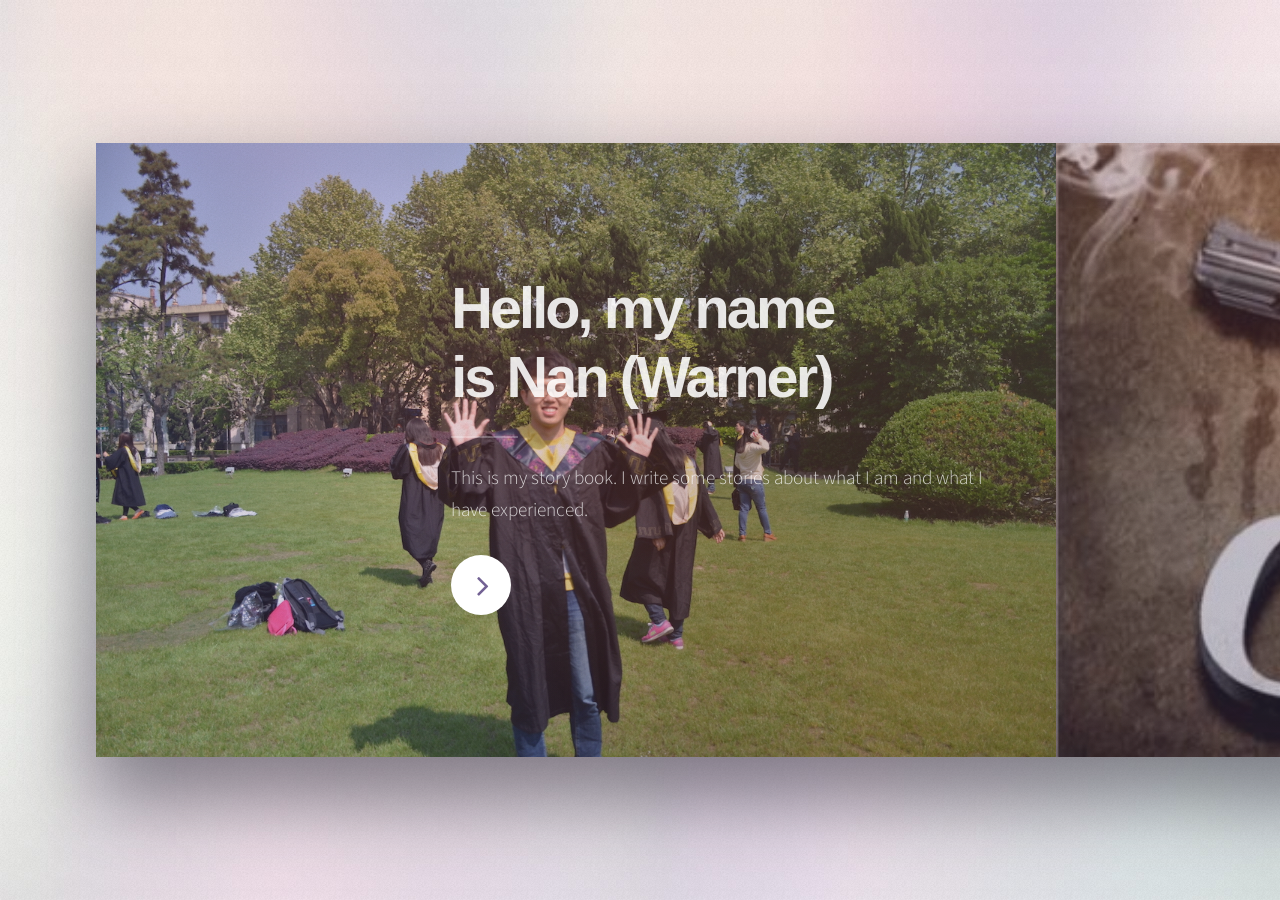
<file: previousversion/ethereal/index.html>
<!DOCTYPE HTML>
<!--
	Ethereal by HTML5 UP
	html5up.net | @ajlkn
	Free for personal and commercial use under the CCA 3.0 license (html5up.net/license)
-->
<html>
	<head>
	<link rel="icon" href="../icon.ico" type="image/x-icon"/>  
		<title>Nan's Storybook</title>
		<meta charset="utf-8" />
		<meta name="viewport" content="width=device-width, initial-scale=1, user-scalable=no" />
		<link rel="stylesheet" href="assets/css/main.css" />
		<noscript><link rel="stylesheet" href="assets/css/noscript.css" /></noscript>
	</head>
	<body>

		<!-- Page Wrapper -->
			<div id="page-wrapper">

				<!-- Wrapper -->
					<div id="wrapper">

						<!-- Panel (Banner) -->
							<section class="panel spotlight medium right">
								<div class="content span-7">
									<h1 class="major"><!--[-->Hello, my name<!--]--><br />
									<!--[-->is Nan (Warner)<!--]--></h1>
									<p><!--[-->This is my story book. I write some stories about what I am and what I have experienced. </p>
									<ul class="actions">
										<li><a href="#first" class="button special color1 circle icon fa-angle-right">Next</a></li>
									</ul>
								</div>
								<div class="image filtered span-1-75" data-position="25% 25%">
									<img src="images/pic01.jpg" alt="" />
								</div>
							</section>

						<!-- Panel (Spotlight) -->
							<section class="panel spotlight medium right" id="first">
								<div class="content span-7">
									<h2 class="major">Arsenal</h2>
									<p>I have been a fan of Arsenal since 2012. The fluency of the offense must be the reason I love this team. I have never
									experience the moment that Arsenal wins the Premier league, but I just like to watch its game.</p>
									<ul class="actions">
										<li><a href="#contact" class="button special color1 circle icon fa-angle-right">Next</a></li>
									</ul>
								</div>
								<div class="image filtered tinted" data-position="top left">
									<img src="images/pic02.jpg" alt="" />
								</div>
							</section>
							
							<section class="panel spotlight medium right" id="contact">
							<div class="content span-7">
									<h2 class="major">Contact me!</h2>
									<p>Hope to share something more! </p>
									<ul class="span-1-25">
											<li><a href="../index.html" class="icon fa-home"><span class="label">home</span></a></li>
											<li><a href="../intro/index.html" class="icon fa-archive"><span class="label">intro</span></a></li>
											<li><a href="../multiverse/index.html" class="icon fa-camera-retro"><span class="label">gallery</span></a></li>
											<li><a href="mailto:root@warnerion.com" class="icon fa-envelope"><span class="label">email</span></a></li>
									</ul>
								</div>

								<div class="image filtered tinted" data-position="top left">
									<img src="images/pic03.jpg" alt="" />
								</div>
							</section>


						<!-- Panel -->

						<!-- Panel (Spotlight) -->


						<!-- Panel -->
						<!--	<section class="panel">
								<div class="intro color2">
									<h2 class="major">Elit integer</h2>
									<p>Sed vel nibh libero. Mauris et lorem pharetra massa lorem turpis congue pulvinar. Vivamus sed feugiat finibus. Duis amet bibendum amet sed. Duis mauris ex, dapibus sed ligula tempus volutpat magna etiam.</p>
								</div>
								<div class="gallery">
									<div class="group span-3">
										<a href="images/gallery/fulls/01.jpg" class="image filtered span-3" data-position="bottom"><img src="images/gallery/thumbs/01.jpg" alt="" /></a>
										<a href="images/gallery/fulls/02.jpg" class="image filtered span-1-5" data-position="center"><img src="images/gallery/thumbs/02.jpg" alt="" /></a>
										<a href="images/gallery/fulls/03.jpg" class="image filtered span-1-5" data-position="bottom"><img src="images/gallery/thumbs/03.jpg" alt="" /></a>
									</div>
									<a href="images/gallery/fulls/04.jpg" class="image filtered span-2-5" data-position="top"><img src="images/gallery/thumbs/04.jpg" alt="" /></a>
									<div class="group span-4-5">
										<a href="images/gallery/fulls/05.jpg" class="image filtered span-3" data-position="top"><img src="images/gallery/thumbs/05.jpg" alt="" /></a>
										<a href="images/gallery/fulls/06.jpg" class="image filtered span-1-5" data-position="center"><img src="images/gallery/thumbs/06.jpg" alt="" /></a>
										<a href="images/gallery/fulls/07.jpg" class="image filtered span-1-5" data-position="bottom"><img src="images/gallery/thumbs/07.jpg" alt="" /></a>
										<a href="images/gallery/fulls/08.jpg" class="image filtered span-3" data-position="top"><img src="images/gallery/thumbs/08.jpg" alt="" /></a>
									</div>
									<a href="images/gallery/fulls/09.jpg" class="image filtered span-2-5" data-position="right"><img src="images/gallery/thumbs/09.jpg" alt="" /></a>
								</div>
							</section>
							 -->

						<!-- Panel -->
						<!--
							<section class="panel color4-alt">
								<div class="intro color4">
									<h2 class="major">Contact</h2>
									<p>Sed vel nibh libero. Mauris et lorem pharetra massa lorem turpis congue pulvinar. Vivamus sed feugiat finibus. Duis amet bibendum amet sed. Duis mauris ex, dapibus sed ligula tempus volutpat magna etiam.</p>
								</div>
								<div class="inner columns divided">
									<div class="span-3-25">
										<form method="post" action="#">
											<div class="field half">
												<label for="name">Name</label>
												<input type="text" name="name" id="name" />
											</div>
											<div class="field half">
												<label for="email">Email</label>
												<input type="email" name="email" id="email" />
											</div>
											<div class="field">
												<label for="message">Message</label>
												<textarea name="message" id="message" rows="4"></textarea>
											</div>
											<ul class="actions">
												<li><input type="submit" value="Send Message" class="button special" /></li>
											</ul>
										</form>
									</div>
									<div class="span-1-5">
										<ul class="contact-icons color1">
											<li class="icon fa-twitter"><a href="#">@untitled-tld</a></li>
											<li class="icon fa-facebook"><a href="#">facebook.com/untitled</a></li>
											<li class="icon fa-snapchat-ghost"><a href="#">@untitled-tld</a></li>
											<li class="icon fa-instagram"><a href="#">@untitled-tld</a></li>
											<li class="icon fa-medium"><a href="#">medium.com/untitled</a></li>
										</ul>
									</div>
								</div>
							</section>
							-->

						<!-- Panel -->
						<!--
							<section class="panel color2-alt">
								<div class="intro color2">
									<h2 class="major">Elements</h2>
									<p>Sed vel nibh libero. Mauris et lorem pharetra massa lorem turpis congue pulvinar. Vivamus sed feugiat finibus. Duis amet bibendum amet sed. Duis mauris ex, dapibus sed ligula tempus volutpat magna etiam. </p>
								</div>
								<div class="inner columns aligned">
									<div class="span-2-75">

										<h3 class="major">Text</h3>
										<p>This is <b>bold</b> and this is <strong>strong</strong>. This is <i>italic</i> and this is <em>emphasized</em>.
										This is <sup>superscript</sup> text and this is <sub>subscript</sub> text.
										This is <u>underlined</u> and this is code: <code>for (;;) { ... }</code>. Finally, <a href="#">this is a link</a>.</p>

										<h1>Heading Level 1</h1>
										<h2>Heading Level 2</h2>
										<h3>Heading Level 3</h3>
										<h4>Heading Level 4</h4>
										<h5>Heading Level 5</h5>
										<h6>Heading Level 6</h6>

									</div>
									<div class="span-3">

										<h4>Blockquote</h4>
										<blockquote>Lorem ipsum dolor sit amet. Felis sagittis eget tempus euismod. Vestibulum ante ipsum primis in vestibulum. Blandit adipiscing eu iaculis volutpat ac adipiscing volutpat ac adipiscing faucibus.</blockquote>

										<h4>Preformatted</h4>
										<pre><code>i = 0;

while (!deck.isInOrder()) {
    print 'Iteration ' + (i++);
    deck.shuffle();
}

print 'It took ' + i + ' iterations to sort the deck.';</code></pre>

									</div>
									<div class="span-1-25">

										<h3 class="major">Lists</h3>

										<h4>Unordered</h4>
										<ul>
											<li>Lorem ipsum dolor sit.</li>
											<li>Dolor pulvinar etiam.</li>
											<li>Etiam vel felis viverra.</li>
										</ul>

										<h4>Alternate</h4>
										<ul class="alt">
											<li>Lorem ipsum dolor sit.</li>
											<li>Dolor pulvinar etiam.</li>
											<li>Etiam vel felis viverra.</li>
											<li>Felis enim feugiat.</li>
										</ul>

									</div>
									<div class="span-1-5">

										<h4>Ordered</h4>
										<ol>
											<li>Lorem ipsum dolor sit.</li>
											<li>Dolor pulvinar etiam.</li>
											<li>Etiam vel felis viverra.</li>
											<li>Felis enim feugiat.</li>
											<li>Etiam vel felis lorem.</li>
										</ol>

										<h4>Actions</h4>
										<ul class="actions">
											<li><a href="#" class="button special color2">Default</a></li>
											<li><a href="#" class="button">Default</a></li>
										</ul>
										<ul class="actions vertical">
											<li><a href="#" class="button special color2">Default</a></li>
											<li><a href="#" class="button">Default</a></li>
										</ul>

									</div>
									<div class="span-1-25">

										<h4>Icons</h4>
										<ul class="icons">
											<li><a href="#" class="icon fa-twitter"><span class="label">Twitter</span></a></li>
											<li><a href="#" class="icon fa-facebook"><span class="label">Facebook</span></a></li>
											<li><a href="#" class="icon fa-instagram"><span class="label">Instagram</span></a></li>
											<li><a href="#" class="icon fa-github"><span class="label">GitHub</span></a></li>
											<li><a href="#" class="icon fa-medium"><span class="label">Medium</span></a></li>
										</ul>

										<h4>Contact Icons</h4>
										<ul class="contact-icons color2">
											<li class="icon fa-twitter"><a href="#">Twitter</a></li>
											<li class="icon fa-facebook"><a href="#">Facebook</a></li>
											<li class="icon fa-instagram"><a href="#">Instagram</a></li>
											<li class="icon fa-github"><a href="#">GitHub</a></li>
											<li class="icon fa-medium"><a href="#">Medium</a></li>
										</ul>

									</div>
									<div class="span-3">
										<h3 class="major">Table</h3>
										<h4>Default</h4>
										<div class="table-wrapper">
											<table>
												<thead>
													<tr>
														<th>Name</th>
														<th>Description</th>
														<th>Price</th>
													</tr>
												</thead>
												<tbody>
													<tr>
														<td>Item One</td>
														<td>Ante turpis integer aliquet porttitor.</td>
														<td>29.99</td>
													</tr>
													<tr>
														<td>Item Two</td>
														<td>Vis ac commodo adipiscing arcu aliquet.</td>
														<td>19.99</td>
													</tr>
													<tr>
														<td>Item Three</td>
														<td> Morbi faucibus arcu accumsan lorem.</td>
														<td>29.99</td>
													</tr>
													<tr>
														<td>Item Four</td>
														<td>Vitae integer tempus condimentum.</td>
														<td>19.99</td>
													</tr>
												</tbody>
												<tfoot>
													<tr>
														<td colspan="2"></td>
														<td>100.00</td>
													</tr>
												</tfoot>
											</table>
										</div>
									</div>
									<div class="span-3">
										<h4>Alternate</h4>
										<div class="table-wrapper">
											<table class="alt">
												<thead>
													<tr>
														<th>Name</th>
														<th>Description</th>
														<th>Price</th>
													</tr>
												</thead>
												<tbody>
													<tr>
														<td>Item One</td>
														<td>Ante turpis integer aliquet porttitor.</td>
														<td>29.99</td>
													</tr>
													<tr>
														<td>Item Two</td>
														<td>Vis ac commodo adipiscing arcu aliquet.</td>
														<td>19.99</td>
													</tr>
													<tr>
														<td>Item Three</td>
														<td> Morbi faucibus arcu accumsan lorem.</td>
														<td>29.99</td>
													</tr>
													<tr>
														<td>Item Four</td>
														<td>Vitae integer tempus condimentum.</td>
														<td>19.99</td>
													</tr>
													<tr>
														<td>Item Five</td>
														<td>Ante turpis integer aliquet porttitor.</td>
														<td>29.99</td>
													</tr>
												</tbody>
												<tfoot>
													<tr>
														<td colspan="2"></td>
														<td>100.00</td>
													</tr>
												</tfoot>
											</table>
										</div>
									</div>
									<div class="span-2-25">
										<h3 class="major">Buttons</h3>
										<ul class="actions">
											<li><a href="#" class="button special color2">Special</a></li>
											<li><a href="#" class="button">Default</a></li>
										</ul>
										<ul class="actions">
											<li><a href="#" class="button">Default</a></li>
											<li><a href="#" class="button large">Large</a></li>
											<li><a href="#" class="button small">Small</a></li>
										</ul>
										<ul class="actions">
											<li><a href="#" class="button special color2 icon fa-cog">Icon</a></li>
											<li><a href="#" class="button icon fa-diamond">Icon</a></li>
										</ul>
										<ul class="actions">
											<li><span class="button special color2 disabled">Disabled</span></li>
											<li><span class="button disabled">Disabled</span></li>
										</ul>
										<ul class="actions">
											<li><a href="#" class="button special color2 circle icon fa-cog">Icon</a></li>
											<li><a href="#" class="button circle icon fa-diamond">Icon</a></li>
										</ul>
									</div>
									<div class="span-4-5">
										<h3 class="major">Form</h3>
										<form method="post" action="#">
											<div class="field third">
												<label for="demo-name">Name</label>
												<input type="text" name="demo-name" id="demo-name" value="" placeholder="Jane Doe" />
											</div>
											<div class="field third">
												<label for="demo-email">Email</label>
												<input type="email" name="demo-email" id="demo-email" value="" placeholder="jane@untitled.tld" />
											</div>
											<div class="field third">
												<label for="demo-category">Category</label>
												<div class="select-wrapper">
													<select name="demo-category" id="demo-category">
														<option value="">-</option>
														<option value="1">Manufacturing</option>
														<option value="1">Shipping</option>
														<option value="1">Administration</option>
														<option value="1">Human Resources</option>
													</select>
												</div>
											</div>
											<div class="field quarter">
												<input type="radio" id="demo-priority-low" name="demo-priority" class="color2" checked />
												<label for="demo-priority-low">Low Priority</label>
											</div>
											<div class="field quarter">
												<input type="radio" id="demo-priority-high" name="demo-priority" class="color2" />
												<label for="demo-priority-high">High Priority</label>
											</div>
											<div class="field quarter">
												<input type="checkbox" id="demo-copy" name="demo-copy" class="color2" />
												<label for="demo-copy">Email a copy</label>
											</div>
											<div class="field quarter">
												<input type="checkbox" id="demo-human" name="demo-human" class="color2" checked />
												<label for="demo-human">Not a robot</label>
											</div>
											<div class="field">
												<label for="demo-message">Message</label>
												<textarea name="demo-message" id="demo-message" placeholder="Enter your message" rows="2"></textarea>
											</div>
											<ul class="actions">
												<li><input type="submit" value="Send Message" class="special color2" /></li>
												<li><input type="reset" value="Reset" /></li>
											</ul>
										</form>
									</div>
								</div>
							</section>
-->
						<!-- Copyright -->
							<div class="copyright">&copy; Warner. Design: <a href="https://html5up.net">HTML5 UP</a>.</div>

					</div>

			</div>

		<!-- Scripts -->
			<script src="assets/js/jquery.min.js"></script>
			<script src="assets/js/skel.min.js"></script>
			<script src="assets/js/main.js"></script>

	</body>
</html>
</file>
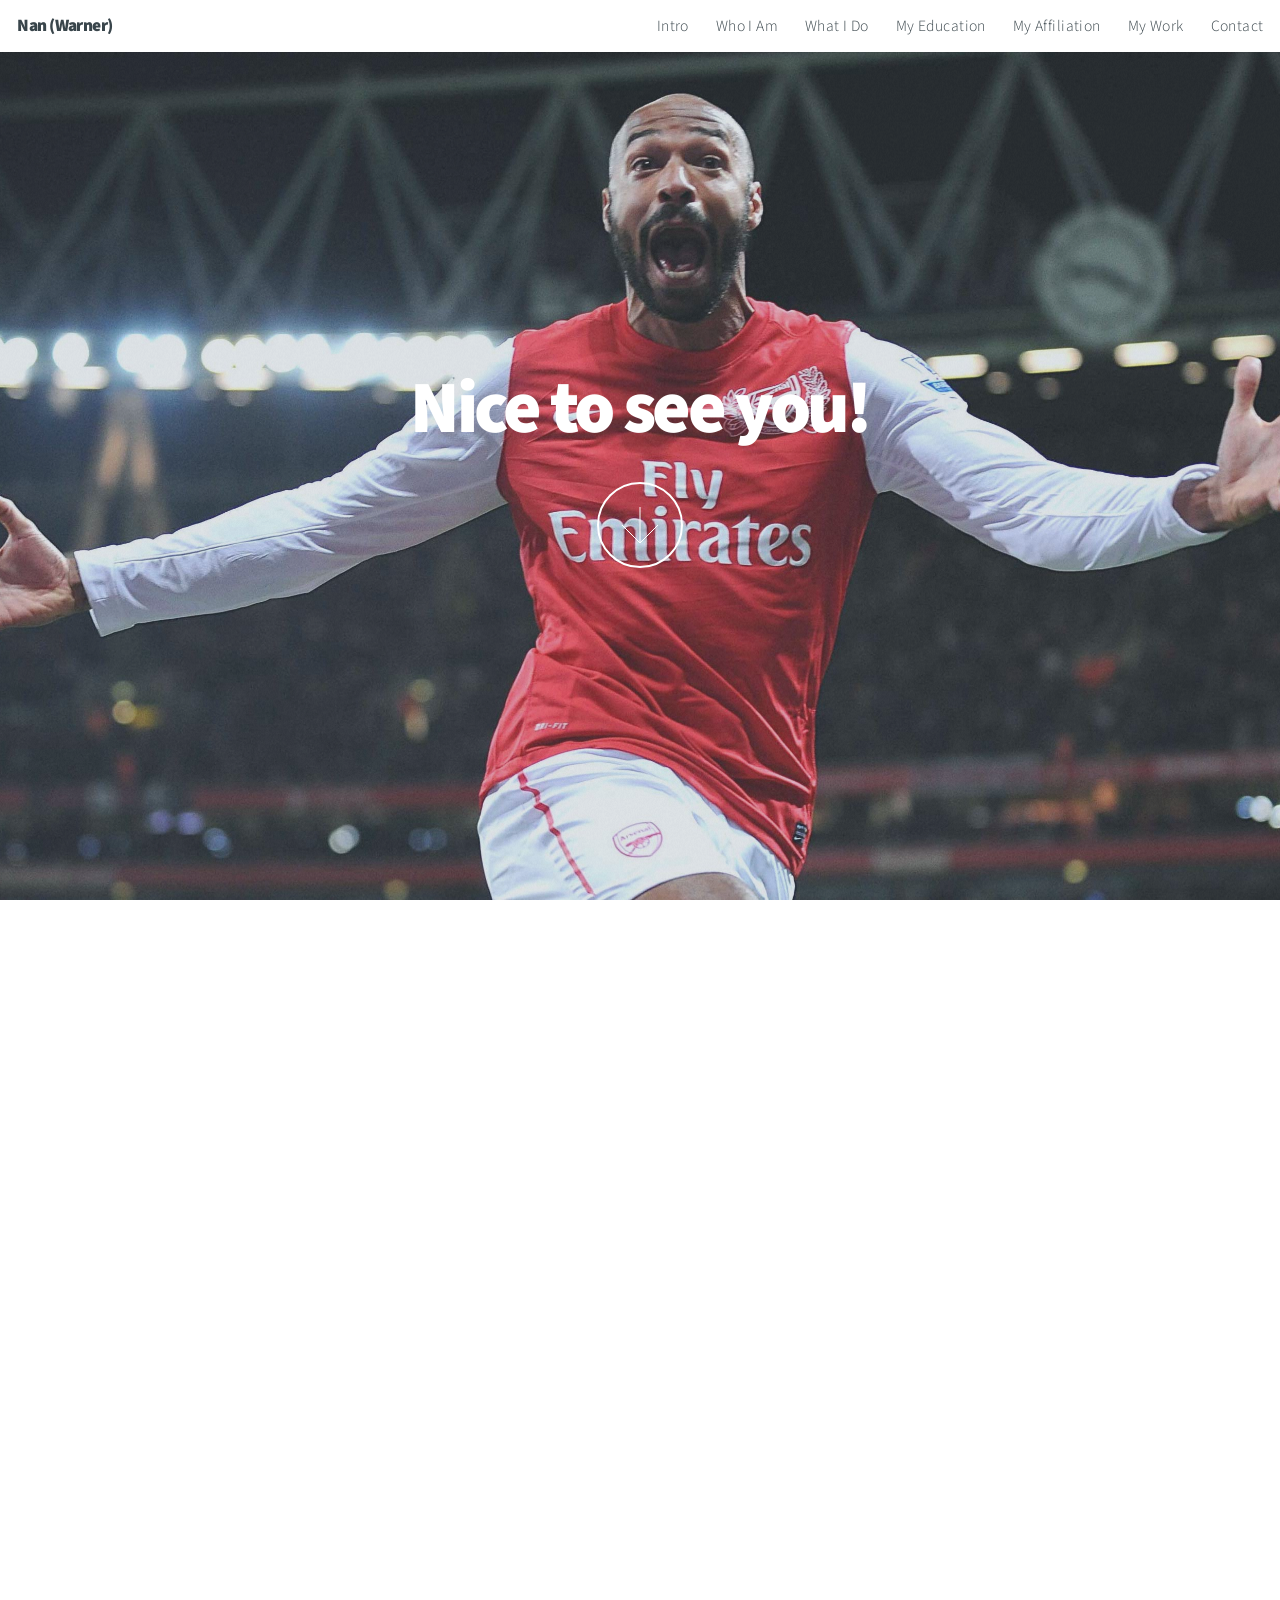
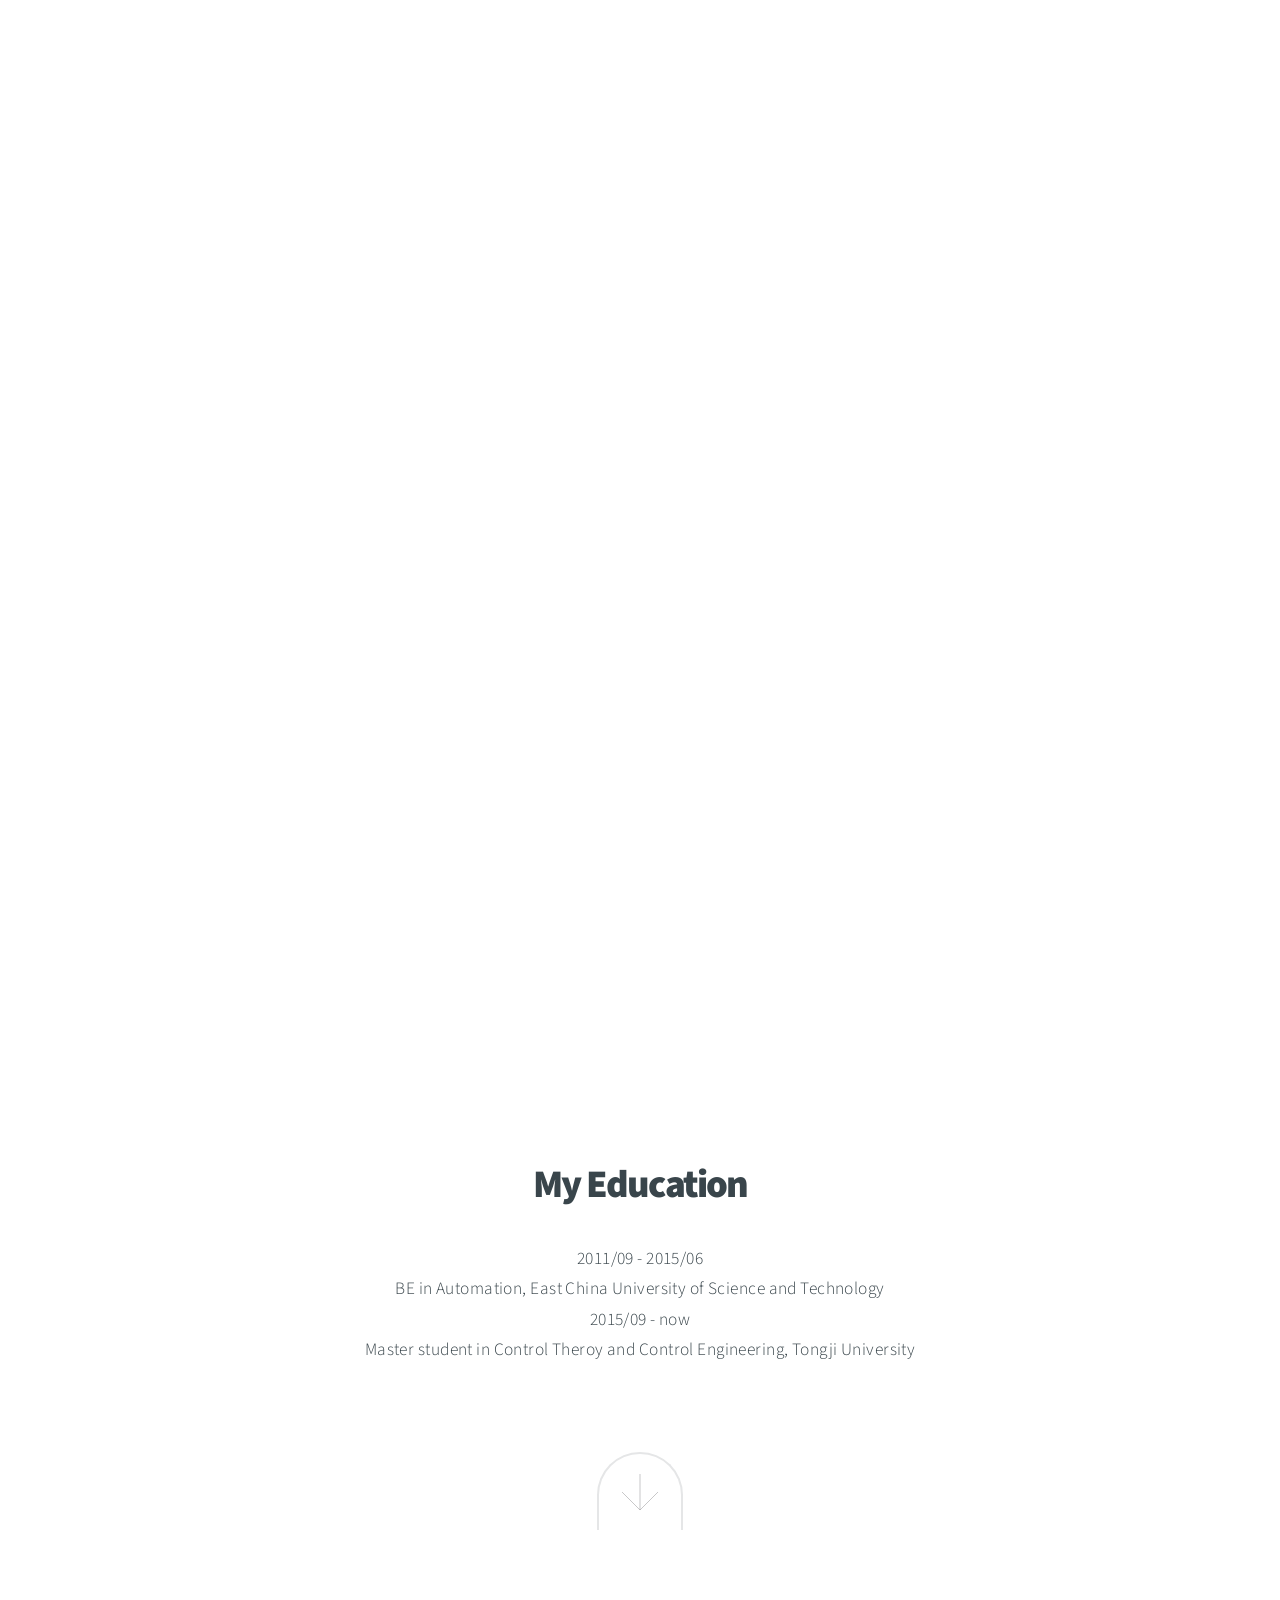
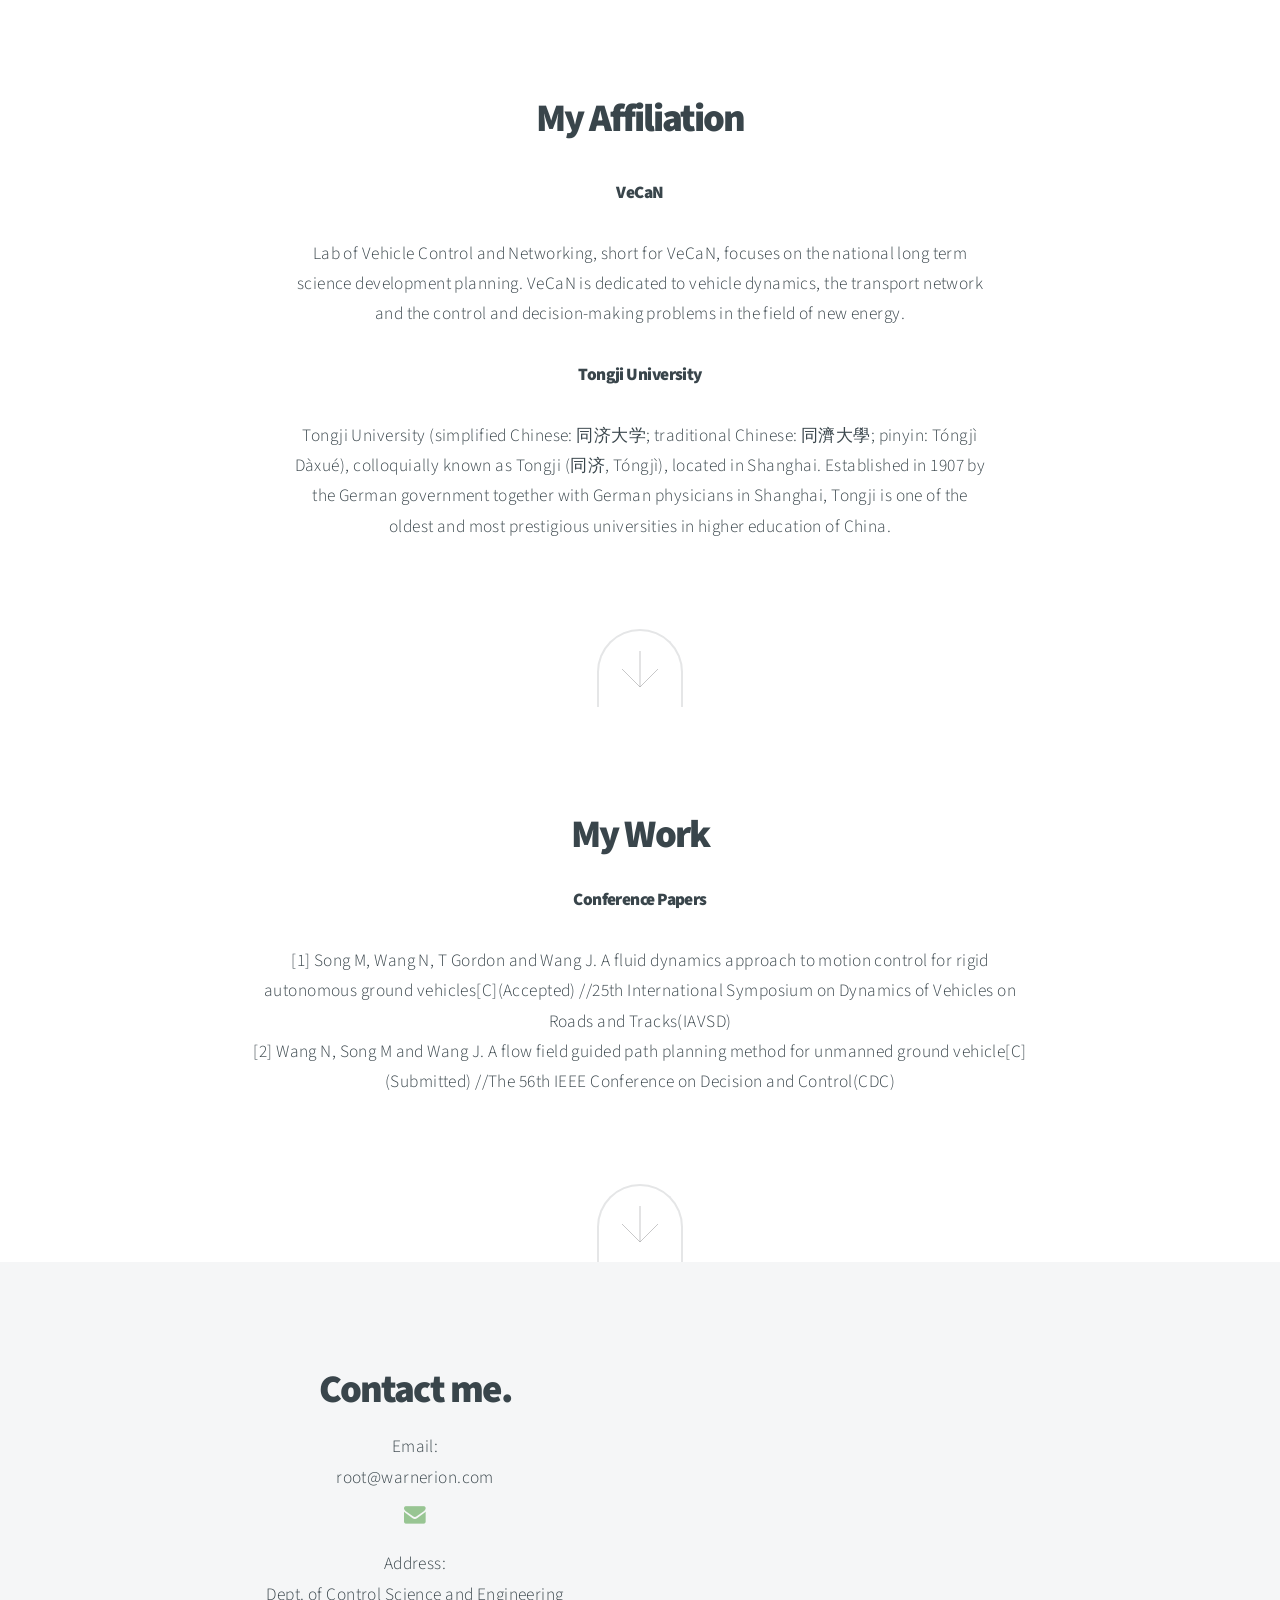
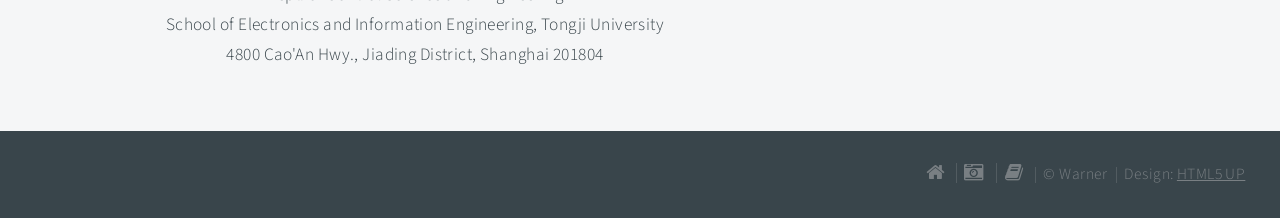
<file: previousversion/intro/index.html>
<!DOCTYPE HTML>
<!--
	Big Picture by HTML5 UP
	html5up.net | @ajlkn
	Free for personal and commercial use under the CCA 3.0 license (html5up.net/license)
-->
<html>
	<head>
	<link rel="icon" href="../icon.ico" type="image/x-icon"/>  
		<title>Nan's Self-introduction</title>
		<meta charset="utf-8" />
		<meta name="viewport" content="width=device-width, initial-scale=1" />
		<!--[if lte IE 8]><script src="assets/js/ie/html5shiv.js"></script><![endif]-->
		<link rel="stylesheet" href="assets/css/main.css" />
		<!--[if lte IE 8]><link rel="stylesheet" href="assets/css/ie8.css" /><![endif]-->
		<!--[if lte IE 9]><link rel="stylesheet" href="assets/css/ie9.css" /><![endif]-->
	</head>
	<body>

		<!-- Header -->
			<header id="header">
				<h1>Nan (Warner)</h1>
				<nav>
					<ul>
						<li><a href="#intro">Intro</a></li>
						<li><a href="#one">Who I Am</a></li>
						<li><a href="#two">What I Do</a></li>
						<li><a href="#education">My Education</a></li>
						<li><a href="#affiliation">My Affiliation</a></li>
						<li><a href="#work">My Work</a></li>
						<li><a href="#contact">Contact</a></li>
					</ul>
				</nav>
			</header>

		<!-- Intro -->
			<section id="intro" class="main style1 dark fullscreen">
				<div class="content">
					<header>
						<h2>Nice to see you!</h2>
					</header>
					<footer>
						<a href="#one" class="button style2 down">More</a>
					</footer>
				</div>
			</section>

		<!-- One -->
			<section id="one" class="main style2 right dark fullscreen">
				<div class="content box style2">
					<header>
						<h2>Who I Am</h2>
					</header>
					<p>My name is Nan Wang (王 南). I am currently a Master student 
					in the Dept. of Control Science and Engineering at Tongji University. 
					I am living in Shanghai, the Modu CITY of China.</p>
				</div>
				<a href="#two" class="button style2 down anchored">Next</a>
			</section>

		<!-- Two -->
			<section id="two" class="main style2 left dark fullscreen">
				<div class="content box style2">
					<header>
						<h2>What I Do</h2>
					</header>
					<p>My research interests include:</br>
					Path planning of autonomous robots, especially autonomous car;</br>
					Stereo vision and environment reconstruction;</br>
					Model Predictive Control of vehicle; </p>
				</div>
				<a href="#education" class="button style2 down anchored">Next</a>
			</section>
			
			<!-- Three -->
			<section id="education" class="main style3 primary">
				<div class="content box style2">
					<header>
						<h2>My Education</h2>
					</header>
					<p>2011/09 - 2015/06</br>
					BE in Automation, East China University of Science and Technology</br>
					2015/09 - now</br>
					Master student in Control Theroy and Control Engineering, Tongji University</p>
				</div>
				<a href="#affiliation" class="button style2 down anchored">Next</a>
			</section>
			
			<!-- Four -->
			<section id="affiliation" class="main style3 primary">
				<div class="content box style2">
					<header>
						<h2>My Affiliation</h2>
					</header>
					<p><h3>VeCaN</h3></br>
					Lab of Vehicle Control and Networking, short for VeCaN, 
					focuses on the national long term science development planning. 
					VeCaN is dedicated to vehicle dynamics, the transport network and 
					the control and decision-making problems in the field of new energy.</br></br>
					<h3>Tongji University</h3></br>
					Tongji University (simplified Chinese: 同济大学; traditional Chinese: 同濟大學; pinyin: Tóngjì Dàxué), 
					colloquially known as Tongji (同济, Tóngjì), located in Shanghai. Established in 1907 by the German government 
					together with German physicians in Shanghai, Tongji is one of the oldest and most prestigious universities in 
					higher education of China.</p>
				</div>
				<a href="#work" class="button style2 down anchored">Next</a>
			</section>

		<!-- Work -->
			<section id="work" class="main style3 primary">
				<div class="content">
					<header>
						<h2>My Work</h2>
						<p><h1>Conference Papers</h1></br>
						[1] Song M, Wang N, T Gordon and Wang J. A fluid dynamics approach to motion control for rigid autonomous ground vehicles[C](Accepted)
						//25th International Symposium on Dynamics of Vehicles on Roads and Tracks(IAVSD)</br>
						[2] Wang N, Song M and Wang J. A flow field guided path planning method for unmanned ground vehicle[C](Submitted)
						//The 56th IEEE Conference on Decision and Control(CDC)</br></p>
					</header>

					<!-- Gallery  -->
					<!--	<div class="gallery">
							<article class="from-left">
								<a href="images/fulls/01.jpg" class="image fit"><img src="images/thumbs/01.jpg" title="The Anonymous Red" alt="" /></a>
							</article>
							<article class="from-right">
								<a href="images/fulls/02.jpg" class="image fit"><img src="images/thumbs/02.jpg" title="Airchitecture II" alt="" /></a>
							</article>
							<article class="from-left">
								<a href="images/fulls/03.jpg" class="image fit"><img src="images/thumbs/03.jpg" title="Air Lounge" alt="" /></a>
							</article>
							<article class="from-right">
								<a href="images/fulls/04.jpg" class="image fit"><img src="images/thumbs/04.jpg" title="Carry on" alt="" /></a>
							</article>
							<article class="from-left">
								<a href="images/fulls/05.jpg" class="image fit"><img src="images/thumbs/05.jpg" title="The sparkling shell" alt="" /></a>
							</article>
							<article class="from-right">
								<a href="images/fulls/06.jpg" class="image fit"><img src="images/thumbs/06.jpg" title="Bent IX" alt="" /></a>
							</article>
						</div>
-->
				</div>
				<a href="#contact" class="button style2 down anchored">Next</a>
			</section>

		<!-- Contact -->
			<section id="contact" class="main style3 secondary">
				<div class="content">
					<header>
						<h2>Contact me.</h2>
						<p>Email: </br>
					root@warnerion.com </br><ul class="actions">
						<li><a href="mailto:root@warnerion.com" class="icon fa-envelope"><span class="label">Pinterest</span></a></li>
					</ul>
					Address: </br>
					Dept. of Control Science and Engineering </br>
					School of Electronics and Information Engineering, Tongji University </br>
					4800 Cao'An Hwy., Jiading District, Shanghai 201804</br></p></header>
				</div>
				<div class="content" id="map" style = "width:200px;height:200px;border:none;overflow:hidden;style="text-align:center"">
				<center>
				<script type="text/javascript" id="clustrmaps" src="//cdn.clustrmaps.com/map_v2.js?d=g7EdDogsq5OoaOOEVieM1Lo_41VuDs55HJvsFZez3Jg&cl=ffffff&w=a"></script>				
				</br>
				</center>
				</div>
				<div class="content" id="map" style = "width:150px;height:150px;border:none;overflow:hidden;style="text-align:center"">
				<center>
				<script type="text/javascript" id="clstr_globe" src="//cdn.clustrmaps.com/globe.js?d=g7EdDogsq5OoaOOEVieM1Lo_41VuDs55HJvsFZez3Jg"></script>
				</center>
				</div>		
			</section>

		<!-- Footer -->
			<footer id="footer">

				<!-- Icons -->
				<!--	<ul class="actions">
						<li><a href="#" class="icon fa-twitter"><span class="label">Twitter</span></a></li>
						<li><a href="#" class="icon fa-facebook"><span class="label">Facebook</span></a></li>
						<li><a href="#" class="icon fa-instagram"><span class="label">Instagram</span></a></li>
						<li><a href="#" class="icon fa-linkedin"><span class="label">LinkedIn</span></a></li>
						<li><a href="" class="icon fa-dribbble"><span class="label">Dribbble</span></a></li>
						<li><a href="mailto:nwang@tongji.edu.cn" class="icon fa-envelope"><span class="label">Pinterest</span></a></li>
					</ul>
-->
				<!-- Menu -->
					
					<ul class="menu">
					<li><a href="../index.html" class="icon fa-home"><span class="label">home</span></a></li>
					<li><a href="../multiverse/index.html" class="icon fa-camera-retro"><span class="label">gallery</span></a></li>
					<li><a href="../ethereal/index.html" class="icon fa-book"><span class="label">book</span></a></li>
					<li>&copy; Warner</li><li>Design: <a href="https://html5up.net">HTML5 UP</a></li>
					</ul>

			</footer>

		<!-- Scripts -->
			<script src="assets/js/jquery.min.js"></script>
			<script src="assets/js/jquery.poptrox.min.js"></script>
			<script src="assets/js/jquery.scrolly.min.js"></script>
			<script src="assets/js/jquery.scrollex.min.js"></script>
			<script src="assets/js/skel.min.js"></script>
			<script src="assets/js/util.js"></script>
			<!--[if lte IE 8]><script src="assets/js/ie/respond.min.js"></script><![endif]-->
			<script src="assets/js/main.js"></script>

	</body>
</html>
</file>
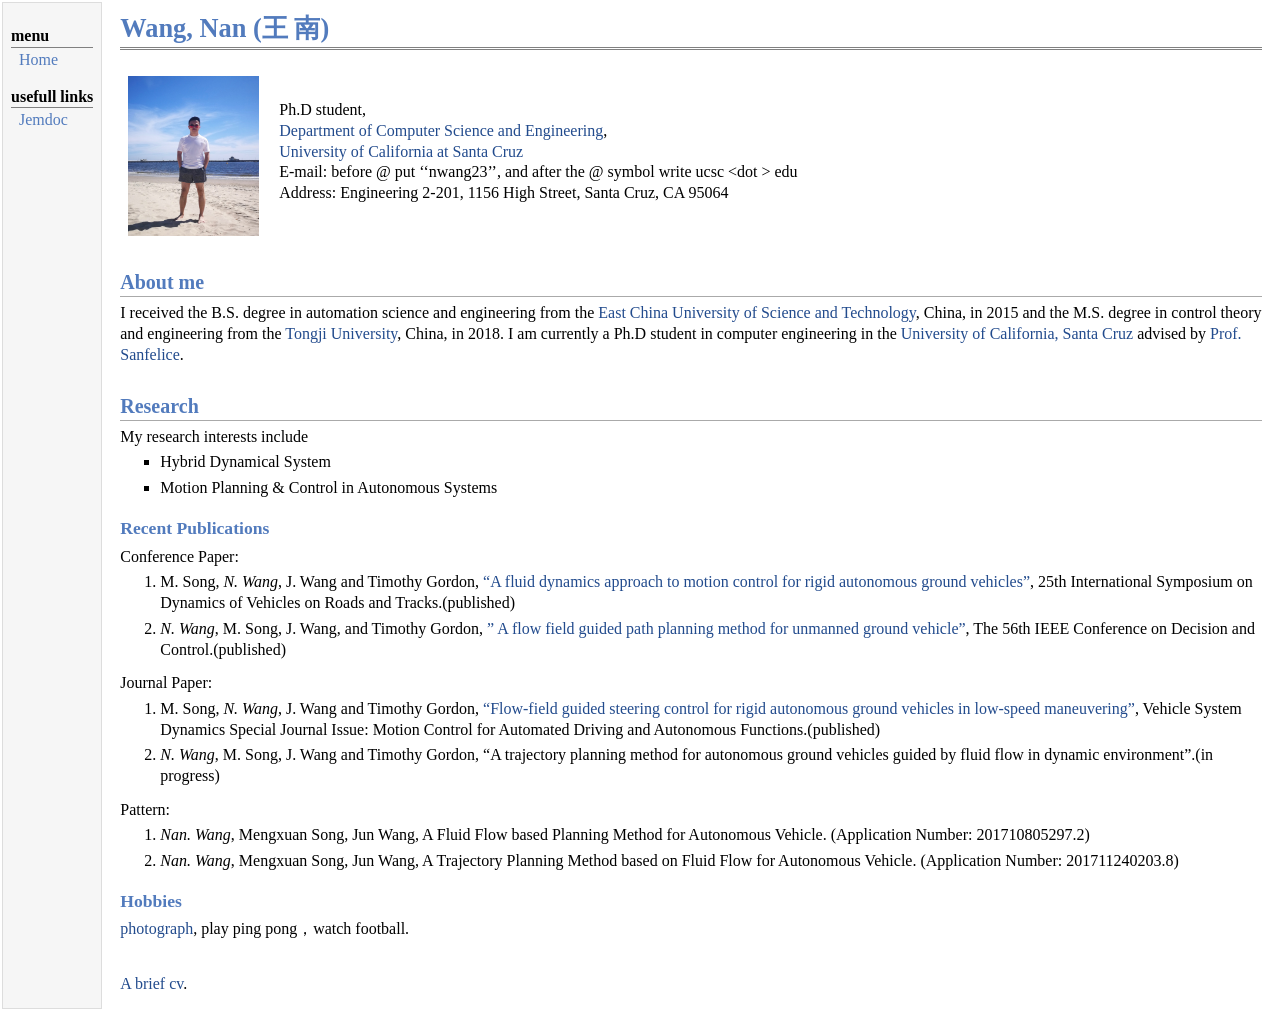
<file: previousversion/resume/resume.html>
<!DOCTYPE html PUBLIC "-//W3C//DTD XHTML 1.1//EN"
  "http://www.w3.org/TR/xhtml11/DTD/xhtml11.dtd">
<html xmlns="http://www.w3.org/1999/xhtml" xml:lang="en">
<head>
<meta name="generator" content="jemdoc, see http://jemdoc.jaboc.net/" />
<meta http-equiv="Content-Type" content="text/html;charset=utf-8" />
<link rel="stylesheet" href="jemdoc.css" type="text/css" />
<title>Wang, Nan (王 南) </title>
</head>
<body>
<table summary="Table for page layout." id="tlayout">
<tr valign="top">
<td id="layout-menu">
<div class="menu-category">menu</div>
<div class="menu-item"><a href="http://www.warnerion.com/">Home</a></div>
<div class="menu-category">usefull links</div>
<div class="menu-item"><a href="http://jemdoc.jaboc.net/">Jemdoc</a></div>
</td>
<td id="layout-content">
<div id="toptitle">
<h1>Wang, Nan (王 南) </h1>
</div>
<table class="imgtable"><tr><td>
<a href="https://users.soe.ucsc.edu/~warner/"><img src="photos/bio.jpg" alt="alt text" width="131px" height="160px" /></a>&nbsp;</td>
<td align="left"><p>Ph.D student,<br /> <a href="https://www.soe.ucsc.edu">Department of Computer Science and Engineering</a>, <br /><a href="https://www.ucsc.edu">University of California at Santa Cruz</a><br />
E-mail: before @ put &lsquo;&lsquo;nwang23&rsquo;&rsquo;, and after the @ symbol write ucsc &lt;dot &gt; edu<br />
Address: Engineering 2-201, 1156 High Street, Santa Cruz, CA 95064<br /></p>
</td></tr></table>
<h2>About me</h2>
<p>I received the B.S. degree in automation science and engineering from the <a href="http://www.ecust.edu.cn">East China University of Science and Technology</a>, China, in 2015 and the M.S. degree in control theory and engineering from the <a href="http://www.tongji.edu.cn">Tongji University</a>, China, in 2018. I am currently a Ph.D student in computer engineering in the <a href="https://www.ucsc.edu">University of California, Santa Cruz</a> advised by <a href="https://hybrid.soe.ucsc.edu">Prof. Sanfelice</a>.<br /></p>
<h2>Research</h2>
<p>My research interests include </p>
<ul>
<li><p>Hybrid Dynamical System</p>
</li>
<li><p>Motion Planning &amp; Control in Autonomous Systems<br /></p>
</li>
</ul>
<h3>Recent Publications </h3>
<p>Conference Paper:</p>
<ol>
<li><p>M. Song, <i>N. Wang</i>, J. Wang and Timothy Gordon, <a href="IAVSD_nwang.pdf">“A fluid dynamics approach to motion control for rigid autonomous ground vehicles”</a>, 25th International Symposium on Dynamics of Vehicles on Roads and Tracks.(published)</p>
</li>
<li><p><i>N. Wang</i>, M. Song, J. Wang, and Timothy Gordon, <a href="cdc2017_nwang.pdf">” A flow field guided path planning method for unmanned ground vehicle”</a>, The 56th IEEE Conference on Decision and Control.(published)</p>
</li>
</ol>
<p>Journal Paper:</p>
<ol>
<li><p>M. Song, <i>N. Wang</i>, J. Wang and Timothy Gordon, <a href="VSD2018_nwang.pdf">“Flow-field guided steering control for rigid autonomous ground vehicles in low-speed maneuvering”</a>, Vehicle System Dynamics Special Journal Issue:  Motion Control for Automated Driving and Autonomous Functions.(published)</p>
</li>
<li><p><i>N. Wang</i>, M. Song, J. Wang and Timothy Gordon, “A trajectory planning method for autonomous ground vehicles guided by fluid flow in dynamic environment”.(in progress)</p>
</li>
</ol>
<p>Pattern:</p>
<ol>
<li><p><i>Nan. Wang</i>, Mengxuan Song, Jun Wang, A Fluid Flow based Planning Method for Autonomous Vehicle. (Application Number: 201710805297.2)</p>
</li>
<li><p><i>Nan. Wang</i>, Mengxuan Song, Jun Wang, A Trajectory Planning Method based on Fluid Flow for Autonomous Vehicle. (Application Number: 201711240203.8)</p>
</li>
</ol>
<h3>Hobbies </h3>
<p><a href="http://www.warnerion.com/multiverse/index.html">photograph</a>,  play ping pong，watch football. </p>
<p><br />
<a href="CV.pdf">A brief cv</a>.</p>
</td>
</tr>
</table>
</body>
</html>
</file>
<file: assets/css/style.css>
:root {
    --primary: #1a4480;
    --primary-dark: #0c2e5c;
    --text: #2c2c2c;
    --grey: #5a5a5a;
    --light-grey: #888;
    --border: #e5e5e5;
    --accent: #c0392b;
    --bg: #ffffff;
}

* { box-sizing: border-box; }

html, body {
    margin: 0;
    padding: 0;
    font-family: 'Source Sans Pro', -apple-system, BlinkMacSystemFont, 'Segoe UI', sans-serif;
    font-weight: 400;
    color: var(--text);
    background-color: var(--bg);
    font-size: 16px;
    line-height: 1.55;
    letter-spacing: 0.2px;
}

p { margin: 0 0 12px 0; }

a {
    color: var(--primary);
    text-decoration: none;
    transition: color 0.2s ease;
}

a:hover { color: var(--accent); }

em, i { font-style: italic; }
b, strong { font-weight: 600; }

.container {
    max-width: 900px;
    margin: 0 auto;
    padding: 0 24px;
}

/* ---------- Header ---------- */
#header {
    position: sticky;
    top: 0;
    background-color: rgba(255, 255, 255, 0.9);
    -webkit-backdrop-filter: blur(8px);
    backdrop-filter: blur(8px);
    border-bottom: 1px solid var(--border);
    padding: 14px 0;
    z-index: 100;
}

#header-inner {
    max-width: 900px;
    margin: 0 auto;
    padding: 0 24px;
    display: flex;
    justify-content: space-between;
    align-items: center;
}

#header-name {
    font-size: 1.05em;
    font-weight: 600;
    color: var(--primary);
}

#header-nav { display: flex; gap: 28px; }

#header-nav a {
    color: var(--grey);
    font-weight: 500;
    font-size: 0.95em;
}

#header-nav a:hover { color: var(--primary); }

/* ---------- Profile ---------- */
#profile {
    padding: 50px 0 36px 0;
    border-bottom: 1px solid var(--border);
}

#profile-inner {
    display: flex;
    gap: 40px;
    align-items: flex-start;
}

#profile-pic { flex-shrink: 0; }

#profile-pic img {
    width: 200px;
    height: auto;
    border-radius: 4px;
    display: block;
}

#profile-text { flex: 1; min-width: 0; }

#profile-name {
    font-size: 2.4em;
    font-weight: 500;
    color: var(--primary);
    margin: 0 0 4px 0;
    line-height: 1.1;
}

#profile-name .cn {
    font-size: 0.6em;
    font-weight: 400;
    color: var(--grey);
    margin-left: 8px;
}

#profile-affil {
    color: var(--grey);
    margin-bottom: 14px;
    font-size: 1.0em;
}

#profile-text p { margin: 0 0 12px 0; }

#profile-links {
    margin-top: 18px;
    font-size: 0.95em;
    color: var(--grey);
}

#profile-links a {
    font-weight: 500;
    margin: 0 2px;
}

#profile-links .sep { color: var(--light-grey); margin: 0 4px; }

/* ---------- Sections ---------- */
.section {
    padding: 36px 0 30px 0;
    border-bottom: 1px solid var(--border);
}

.section:last-of-type { border-bottom: none; }

.section h1 {
    font-size: 1.55em;
    font-weight: 600;
    color: var(--primary);
    margin: 0 0 18px 0;
}

.section h2 {
    font-size: 1.08em;
    font-weight: 600;
    color: var(--primary-dark);
    margin: 26px 0 12px 0;
    padding-bottom: 4px;
    border-bottom: 1px solid var(--border);
}

.section h2:first-of-type { margin-top: 6px; }

/* ---------- News ---------- */
#news ul {
    list-style: none;
    padding: 0;
    margin: 0;
}

#news li {
    padding: 7px 0;
    border-bottom: 1px dashed var(--border);
}

#news li:last-child { border-bottom: none; }

#news b {
    color: var(--primary);
    margin-right: 10px;
    font-weight: 600;
    display: inline-block;
    min-width: 100px;
}

/* ---------- Projects ---------- */
.project {
    display: flex;
    gap: 24px;
    align-items: flex-start;
    margin-bottom: 26px;
    padding-bottom: 6px;
}

.project-thumb {
    flex-shrink: 0;
    width: 170px;
    display: block;
}

.project-thumb img {
    width: 100%;
    height: auto;
    display: block;
    border: 1px solid var(--border);
    border-radius: 2px;
    transition: opacity 0.2s ease;
}

.project-thumb:hover img { opacity: 0.85; }

.project-body { flex: 1; min-width: 0; }

.project-title {
    font-weight: 600;
    color: var(--primary);
    font-size: 1.02em;
    margin-bottom: 3px;
    display: block;
}

a.project-title { text-decoration: none; }
a.project-title:hover { color: var(--accent); }

.project-meta {
    color: var(--light-grey);
    margin-bottom: 8px;
    font-size: 0.9em;
}

.project-meta em { font-style: italic; }

.project-body p { margin: 0 0 6px 0; }

.project-body ul {
    margin: 6px 0 0 0;
    padding-left: 22px;
    list-style: disc;
}

.project-body ul li {
    margin-bottom: 4px;
    color: var(--text);
}

.project-links {
    margin-top: 6px;
    font-size: 0.92em;
    color: var(--light-grey);
}

.project-links a { font-weight: 500; }
.project-links .sep { color: var(--light-grey); margin: 0 6px; }

/* No-thumbnail variant */
.project.no-thumb .project-body { width: 100%; }

/* ---------- Publications ---------- */
.pub-list {
    counter-reset: pub;
    padding-left: 0;
    list-style: none;
    margin: 0;
}

.pub-list li {
    counter-increment: pub;
    padding-left: 38px;
    position: relative;
    margin-bottom: 12px;
}

.pub-list li::before {
    content: "[" counter(pub) "]";
    position: absolute;
    left: 0;
    top: 0;
    font-weight: 600;
    color: var(--grey);
    font-variant-numeric: tabular-nums;
}

.author-self {
    font-weight: 600;
    color: var(--primary-dark);
}

/* ---------- Misc ---------- */
.section ul.plain {
    list-style: disc;
    padding-left: 22px;
    margin: 0 0 14px 0;
}

.section ul.plain li { margin-bottom: 4px; }

footer {
    padding: 32px 0;
    color: var(--light-grey);
    font-size: 0.88em;
    text-align: center;
}

/* ---------- Responsive ---------- */
@media (max-width: 700px) {
    #profile-inner {
        flex-direction: column;
        gap: 20px;
        text-align: left;
    }
    #profile-name { font-size: 1.9em; }
    #header-name { display: none; }
    #header-nav { gap: 18px; }
    #header-nav a { font-size: 0.88em; }
    #profile-pic img { width: 160px; }
    #news b { min-width: 90px; }
    .container { padding: 0 18px; }
    .project { flex-direction: column; gap: 12px; }
    .project-thumb { width: 100%; max-width: 280px; }
}
</file>
<file: multiverse/assets/css/ie9.css>
/*
	Multiverse by HTML5 UP
	html5up.net | @ajlkn
	Free for personal and commercial use under the CCA 3.0 license (html5up.net/license)
*/

/* Panel */

	.panel > .inner.split:after {
		clear: both;
		content: '';
		display: block;
	}

	.panel > .inner.split > div {
		float: left;
		margin-left: 0;
		padding-left: 0;
	}

	.panel > .inner.split > :first-child {
		padding-left: 0;
	}

/* Wrapper */

	#wrapper:before {
		display: none;
	}

/* Main */

	#main:after {
		clear: both;
		content: '';
		display: block;
	}

	#main .thumb {
		float: left;
	}
</file>
<file: multiverse/assets/css/ie8.css>
/*
	Multiverse by HTML5 UP
	html5up.net | @ajlkn
	Free for personal and commercial use under the CCA 3.0 license (html5up.net/license)
*/

/* Button */

	input[type="submit"],
	input[type="reset"],
	input[type="button"],
	button,
	.button {
		border: solid 2px #36383c;
	}

		input[type="submit"].special,
		input[type="reset"].special,
		input[type="button"].special,
		button.special,
		.button.special {
			border: 0;
		}

/* Panel */

	.panel {
		background: #242629;
		display: none;
	}

		.panel.active {
			display: block;
		}

		.panel > .closer:before {
			content: '\00d7';
			font-size: 42px;
		}

/* Main */

	#main .thumb > h2 {
		text-align: center;
		width: 100%;
		left: 0;
	}
</file>
<file: previousversion/ethereal/assets/css/noscript.css>
/*
	Ethereal by HTML5 UP
	html5up.net | @ajlkn
	Free for personal and commercial use under the CCA 3.0 license (html5up.net/license)
*/

/* Page */

	body {
		overflow-x: scroll;
	}
</file>
<file: previousversion/intro/assets/css/ie8.css>
/*
	Big Picture by HTML5 UP
	html5up.net | @ajlkn
	Free for personal and commercial use under the CCA 3.0 license (html5up.net/license)
*/

/* Form */

	form input[type="text"],
	form input[type="email"],
	form input[type="password"],
	form select,
	form textarea {
		position: relative;
		-ms-behavior: url("assets/js/ie/PIE.htc");
		border: solid 1px;
	}

/* Button */

	input[type="button"],
	input[type="submit"],
	input[type="reset"],
	.button,
	button {
		position: relative;
		-ms-behavior: url("assets/js/ie/PIE.htc");
	}

		input[type="button"].down,
		input[type="submit"].down,
		input[type="reset"].down,
		.button.down,
		button.down {
			text-indent: 0;
		}

/* Footer */

	#footer {
		color: #fff;
	}

/* Intro */

	#intro {
		-ms-behavior: url("assets/js/ie/backgroundsize.min.htc");
		background: url("../../images/intro.jpg");
		background-size: cover;
	}

		#intro .content {
			position: relative;
			z-index: 1;
		}

		#intro:after {
			content: '';
			background: url("images/overlay.png");
			width: 100%;
			height: 100%;
			position: absolute;
			left: 0;
			top: 0;
		}

/* One */

	#one {
		-ms-behavior: url("assets/js/ie/backgroundsize.min.htc");
		background: url("../../images/one.jpg");
		background-size: cover;
	}

		#one .content {
			position: relative;
			z-index: 1;
		}

		#one.left:before, #one.right:after {
			content: '';
			background: url("images/overlay.png");
			width: 100%;
			height: 100%;
			position: absolute;
			left: 0;
			top: 0;
		}

/* Two */

	#two {
		-ms-behavior: url("assets/js/ie/backgroundsize.min.htc");
		background: url("../../images/two.jpg");
		background-size: cover;
	}

		#two .content {
			position: relative;
			z-index: 1;
		}

		#two.left:before, #two.right:after {
			content: '';
			background: url("images/overlay.png");
			width: 100%;
			height: 100%;
			position: absolute;
			left: 0;
			top: 0;
		}
</file>
<file: previousversion/intro/assets/css/ie9.css>
/*
	Big Picture by HTML5 UP
	html5up.net | @ajlkn
	Free for personal and commercial use under the CCA 3.0 license (html5up.net/license)
*/

/* Loader */

	body:before, body:after {
		display: none !important;
	}

/* Gallery */

	.gallery:after {
		content: '';
		display: block;
		clear: both;
	}

	.gallery article {
		float: left;
	}

/* Main */

	.main.fullscreen {
		min-height: 0;
	}

	.main.style1 > .content {
		margin: 0 auto;
	}

/* Poptrox */

	.poptrox-popup .loader {
		display: none !important;
	}
</file>
<file: previousversion/resume/jemdoc.css>
/* Default css file for jemdoc. */

table#tlayout {
    border: none;
    border-collapse: separate;
    background: white;
}

body {
	background: white;
	font-family: Georgia, serif;
	padding-bottom: 8px;
	margin: 0;
}

#layout-menu {
	background: #f6f6f6;
	border: 1px solid #dddddd;
	padding-top: 0.5em;
	padding-left: 8px;
	padding-right: 8px;
	font-size: 1.0em;
	width: auto;
	white-space: nowrap;
    text-align: left;
    vertical-align: top;
}

#layout-menu td {
	background: #f4f4f4;
    vertical-align: top;
}

#layout-content {
	padding-top: 0.0em;
	padding-left: 1.0em;
	padding-right: 1.0em;
    border: none;
    background: white;
    text-align: left;
    vertical-align: top;
}

#layout-menu a {
	line-height: 1.5em;
	margin-left: 0.5em;
}

tt {
    background: #ffffdd;
}

pre, tt {
	font-size: 90%;
	font-family: monaco, monospace;
}

a, a > tt {
	color: #224b8d;
	text-decoration: none;
}

a:hover {
	border-bottom: 1px gray dotted;
}

#layout-menu a.current:link, #layout-menu a.current:visited {
	color: #022b6d;
	border-bottom: 1px gray solid;
}
#layout-menu a:link, #layout-menu a:visited, #layout-menu a:hover {
	color: #527bbd;
	text-decoration: none;
}
#layout-menu a:hover {
	text-decoration: none;
}

div.menu-category {
	border-bottom: 1px solid gray;
	margin-top: 0.8em;
	padding-top: 0.2em;
	padding-bottom: 0.1em;
	font-weight: bold;
}

div.menu-item {
	padding-left: 16px;
	text-indent: -16px;
}

div#toptitle {
	padding-bottom: 0.2em;
	margin-bottom: 1.5em;
	border-bottom: 3px double gray;
}

/* Reduce space if we begin the page with a title. */
div#toptitle + h2, div#toptitle + h3 {
	margin-top: -0.7em;
}

div#subtitle {
	margin-top: 0.0em;
	margin-bottom: 0.0em;
	padding-top: 0em;
	padding-bottom: 0.1em;
}

em {
	font-style: italic;
}

strong {
	font-weight: bold;
}


h1, h2, h3 {
	color: #527bbd;
	margin-top: 0.7em;
	margin-bottom: 0.3em;
	padding-bottom: 0.2em;
	line-height: 1.0;
	padding-top: 0.5em;
	border-bottom: 1px solid #aaaaaa;
}

h1 {
	font-size: 165%;
}

h2 {
	padding-top: 0.8em;
	font-size: 125%;
}

h2 + h3 {
    padding-top: 0.2em;
}

h3 {
	font-size: 110%;
	border-bottom: none;
}

p {
	margin-top: 0.0em;
	margin-bottom: 0.8em;
	padding: 0;
	line-height: 1.3;
}

pre {
	padding: 0;
	margin: 0;
}

div#footer {
	font-size: small;
	border-top: 1px solid #c0c0c0;
	padding-top: 0.1em;
	margin-top: 4.0em;
	color: #c0c0c0;
}

div#footer a {
	color: #80a0b0;
}

div#footer-text {
	float: left;
	padding-bottom: 8px;
}

ul, ol, dl {
	margin-top: 0.2em;
	padding-top: 0;
	margin-bottom: 0.8em;
}

dt {
	margin-top: 0.5em;
	margin-bottom: 0;
}

dl {
	margin-left: 20px;
}

dd {
	color: #222222;
}

dd > *:first-child {
	margin-top: 0;
}

ul {
	list-style-position: outside;
	list-style-type: square;
}

p + ul, p + ol {
	margin-top: -0.5em;
}

li ul, li ol {
	margin-top: -0.3em;
}

ol {
	list-style-position: outside;
	list-style-type: decimal;
}

li p, dd p {
	margin-bottom: 0.3em;
}


ol ol {
	list-style-type: lower-alpha;
}

ol ol ol {
	list-style-type: lower-roman;
}

p + div.codeblock {
	margin-top: -0.6em;
}

div.codeblock, div.infoblock {
	margin-right: 0%;
	margin-top: 1.2em;
	margin-bottom: 1.3em;
}

div.blocktitle {
	font-weight: bold;
	color: #cd7b62;
	margin-top: 1.2em;
	margin-bottom: 0.1em;
}

div.blockcontent {
	border: 1px solid silver;
	padding: 0.3em 0.5em;
}

div.infoblock > div.blockcontent {
	background: #ffffee;
}

div.blockcontent p + ul, div.blockcontent p + ol {
	margin-top: 0.4em;
}

div.infoblock p {
	margin-bottom: 0em;
}

div.infoblock li p, div.infoblock dd p {
	margin-bottom: 0.5em;
}

div.infoblock p + p {
	margin-top: 0.8em;
}

div.codeblock > div.blockcontent {
	background: #f6f6f6;
}

span.pycommand {
	color: #000070;
}

span.statement {
	color: #008800;
}
span.builtin {
	color: #000088;
}
span.special {
	color: #990000;
}
span.operator {
	color: #880000;
}
span.error {
	color: #aa0000;
}
span.comment, span.comment > *, span.string, span.string > * {
	color: #606060;
}

@media print {
	#layout-menu { display: none; }
}

#fwtitle {
	margin: 2px;
}

#fwtitle #toptitle {
	padding-left: 0.5em;
	margin-bottom: 0.5em;
}

#layout-content h1:first-child, #layout-content h2:first-child, #layout-content h3:first-child {
	margin-top: -0.7em;
}

div#toptitle h1, #layout-content div#toptitle h1 {
	margin-bottom: 0.0em;
	padding-bottom: 0.1em;
	padding-top: 0;
	margin-top: 0.5em;
	border-bottom: none;
}

img.eq {
	padding: 0;
	padding-left: 0.1em;
	padding-right: 0.1em;
	margin: 0;
}

img.eqwl {
	padding-left: 2em;
	padding-top: 0.6em;
	padding-bottom: 0.2em;
	margin: 0;
}

table {
    border: 2px solid black;
    border-collapse: collapse;
}

td {
    padding: 2px;
    padding-left: 0.5em;
    padding-right: 0.5em;
    text-align: center;
    border: 1px solid gray;
}

table + table {
    margin-top: 1em;
}

tr.heading {
    font-weight: bold;
    border-bottom: 2px solid black;
}

img {
    border: none;
}

table.imgtable, table.imgtable td {
    border: none;
    text-align: left;
}
</file>
<file: multiverse/assets/css/main.css>
@import url(font-awesome.min.css);
@import url("https://fonts.googleapis.com/css?family=Source+Sans+Pro:300,300italic,400,400italic");

/*
	Multiverse by HTML5 UP
	html5up.net | @ajlkn
	Free for personal and commercial use under the CCA 3.0 license (html5up.net/license)
*/

/* Reset */

	html, body, div, span, applet, object, iframe, h1, h2, h3, h4, h5, h6, p, blockquote, pre, a, abbr, acronym, address, big, cite, code, del, dfn, em, img, ins, kbd, q, s, samp, small, strike, strong, sub, sup, tt, var, b, u, i, center, dl, dt, dd, ol, ul, li, fieldset, form, label, legend, table, caption, tbody, tfoot, thead, tr, th, td, article, aside, canvas, details, embed, figure, figcaption, footer, header, hgroup, menu, nav, output, ruby, section, summary, time, mark, audio, video {
		margin: 0;
		padding: 0;
		border: 0;
		font-size: 100%;
		font: inherit;
		vertical-align: baseline;
	}

	article, aside, details, figcaption, figure, footer, header, hgroup, menu, nav, section {
		display: block;
	}

	body {
		line-height: 1;
	}

	ol, ul {
		list-style: none;
	}

	blockquote, q {
		quotes: none;
	}

	blockquote:before, blockquote:after, q:before, q:after {
		content: '';
		content: none;
	}

	table {
		border-collapse: collapse;
		border-spacing: 0;
	}

	body {
		-webkit-text-size-adjust: none;
	}

/* Box Model */

	*, *:before, *:after {
		-moz-box-sizing: border-box;
		-webkit-box-sizing: border-box;
		box-sizing: border-box;
	}

	@-moz-keyframes spinner {
		0% {
			-moz-transform: rotate(0deg);
			-webkit-transform: rotate(0deg);
			-ms-transform: rotate(0deg);
			transform: rotate(0deg);
		}

		100% {
			-moz-transform: rotate(359deg);
			-webkit-transform: rotate(359deg);
			-ms-transform: rotate(359deg);
			transform: rotate(359deg);
		}
	}

	@-webkit-keyframes spinner {
		0% {
			-moz-transform: rotate(0deg);
			-webkit-transform: rotate(0deg);
			-ms-transform: rotate(0deg);
			transform: rotate(0deg);
		}

		100% {
			-moz-transform: rotate(359deg);
			-webkit-transform: rotate(359deg);
			-ms-transform: rotate(359deg);
			transform: rotate(359deg);
		}
	}

	@-ms-keyframes spinner {
		0% {
			-moz-transform: rotate(0deg);
			-webkit-transform: rotate(0deg);
			-ms-transform: rotate(0deg);
			transform: rotate(0deg);
		}

		100% {
			-moz-transform: rotate(359deg);
			-webkit-transform: rotate(359deg);
			-ms-transform: rotate(359deg);
			transform: rotate(359deg);
		}
	}

	@keyframes spinner {
		0% {
			-moz-transform: rotate(0deg);
			-webkit-transform: rotate(0deg);
			-ms-transform: rotate(0deg);
			transform: rotate(0deg);
		}

		100% {
			-moz-transform: rotate(359deg);
			-webkit-transform: rotate(359deg);
			-ms-transform: rotate(359deg);
			transform: rotate(359deg);
		}
	}

/* Basic */

	@-ms-viewport {
		width: device-width;
	}

	body {
		-ms-overflow-style: scrollbar;
	}

	@media screen and (max-width: 480px) {

		html, body {
			min-width: 320px;
		}

	}

	body {
		background: #242629;
	}

		body.loading *, body.loading *:before, body.loading *:after {
			-moz-animation: none !important;
			-webkit-animation: none !important;
			-ms-animation: none !important;
			animation: none !important;
			-moz-transition: none !important;
			-webkit-transition: none !important;
			-ms-transition: none !important;
			transition: none !important;
		}

		body.resizing *, body.resizing *:before, body.resizing *:after {
			-moz-animation: none !important;
			-webkit-animation: none !important;
			-ms-animation: none !important;
			animation: none !important;
			-moz-transition: none !important;
			-webkit-transition: none !important;
			-ms-transition: none !important;
			transition: none !important;
		}

/* Type */

	body, input, select, textarea {
		color: #a0a0a1;
		font-family: "Source Sans Pro", Helvetica, sans-serif;
		font-size: 15pt;
		font-weight: 300;
		letter-spacing: 0.025em;
		line-height: 1.65;
	}

		@media screen and (max-width: 1680px) {

			body, input, select, textarea {
				font-size: 11pt;
			}

		}

	a {
		-moz-transition: color 0.2s ease-in-out, border-bottom-color 0.2s ease-in-out;
		-webkit-transition: color 0.2s ease-in-out, border-bottom-color 0.2s ease-in-out;
		-ms-transition: color 0.2s ease-in-out, border-bottom-color 0.2s ease-in-out;
		transition: color 0.2s ease-in-out, border-bottom-color 0.2s ease-in-out;
		border-bottom: dotted 1px;
		color: #34a58e;
		text-decoration: none;
	}

		a:hover {
			border-bottom-color: transparent;
			color: #34a58e !important;
		}

	strong, b {
		color: #ffffff;
		font-weight: 300;
	}

	em, i {
		font-style: italic;
	}

	p {
		margin: 0 0 2em 0;
	}

	h1, h2, h3, h4, h5, h6 {
		color: #ffffff;
		font-weight: 300;
		letter-spacing: 0.1em;
		line-height: 1.5;
		margin: 0 0 1em 0;
		text-transform: uppercase;
	}

		h1 a, h2 a, h3 a, h4 a, h5 a, h6 a {
			color: inherit;
			text-decoration: none;
		}

	h1 {
		font-size: 2em;
	}

	h2 {
		font-size: 1.25em;
	}

	h3 {
		font-size: 1.1em;
	}

	h4 {
		font-size: 1em;
	}

	h5 {
		font-size: 0.9em;
	}

	h6 {
		font-size: 0.7em;
	}

	@media screen and (max-width: 736px) {

		h2 {
			font-size: 1em;
		}

		h3 {
			font-size: 0.9em;
		}

		h4 {
			font-size: 0.8em;
		}

		h5 {
			font-size: 0.7em;
		}

		h6 {
			font-size: 0.7em;
		}

	}

	sub {
		font-size: 0.8em;
		position: relative;
		top: 0.5em;
	}

	sup {
		font-size: 0.8em;
		position: relative;
		top: -0.5em;
	}

	blockquote {
		border-left: 4px #36383c;
		font-style: italic;
		margin: 0 0 2em 0;
		padding: 0.5em 0 0.5em 2em;
	}

	code {
		background: #34363b;
		border: solid 1px #36383c;
		font-family: "Courier New", monospace;
		font-size: 0.9em;
		margin: 0 0.25em;
		padding: 0.25em 0.65em;
	}

	pre {
		-webkit-overflow-scrolling: touch;
		font-family: "Courier New", monospace;
		font-size: 0.9em;
		margin: 0 0 2em 0;
	}

		pre code {
			display: block;
			line-height: 1.75;
			padding: 1em 1.5em;
			overflow-x: auto;
		}

	hr {
		border: 0;
		border-bottom: solid 1px #36383c;
		margin: 2em 0;
	}

		hr.major {
			margin: 3em 0;
		}

	.align-left {
		text-align: left;
	}

	.align-center {
		text-align: center;
	}

	.align-right {
		text-align: right;
	}

/* Button */

	input[type="submit"],
	input[type="reset"],
	input[type="button"],
	button,
	.button {
		-moz-appearance: none;
		-webkit-appearance: none;
		-ms-appearance: none;
		appearance: none;
		-moz-transition: background-color 0.2s ease-in-out, box-shadow 0.2s ease-in-out, color 0.2s ease-in-out;
		-webkit-transition: background-color 0.2s ease-in-out, box-shadow 0.2s ease-in-out, color 0.2s ease-in-out;
		-ms-transition: background-color 0.2s ease-in-out, box-shadow 0.2s ease-in-out, color 0.2s ease-in-out;
		transition: background-color 0.2s ease-in-out, box-shadow 0.2s ease-in-out, color 0.2s ease-in-out;
		background-color: transparent;
		border: 0;
		border-radius: 0;
		box-shadow: inset 0 0 0 2px #36383c;
		color: #ffffff !important;
		cursor: pointer;
		display: inline-block;
		font-size: 0.9em;
		font-weight: 300;
		height: 3.05556em;
		letter-spacing: 0.1em;
		line-height: 3.05556em;
		padding: 0 2.5em;
		text-align: center;
		text-decoration: none;
		text-transform: uppercase;
		white-space: nowrap;
	}

		input[type="submit"]:hover,
		input[type="reset"]:hover,
		input[type="button"]:hover,
		button:hover,
		.button:hover {
			box-shadow: inset 0 0 0 2px #34a58e;
			color: #34a58e !important;
		}

			input[type="submit"]:hover:active,
			input[type="reset"]:hover:active,
			input[type="button"]:hover:active,
			button:hover:active,
			.button:hover:active {
				background-color: rgba(52, 165, 142, 0.15);
				color: #34a58e !important;
			}

		input[type="submit"].icon,
		input[type="reset"].icon,
		input[type="button"].icon,
		button.icon,
		.button.icon {
			padding-left: 1.35em;
		}

			input[type="submit"].icon:before,
			input[type="reset"].icon:before,
			input[type="button"].icon:before,
			button.icon:before,
			.button.icon:before {
				margin-right: 0.5em;
			}

		input[type="submit"].fit,
		input[type="reset"].fit,
		input[type="button"].fit,
		button.fit,
		.button.fit {
			display: block;
			margin: 0 0 1em 0;
			width: 100%;
		}

		input[type="submit"].small,
		input[type="reset"].small,
		input[type="button"].small,
		button.small,
		.button.small {
			font-size: 0.8em;
		}

		input[type="submit"].big,
		input[type="reset"].big,
		input[type="button"].big,
		button.big,
		.button.big {
			font-size: 1.35em;
		}

		input[type="submit"].special,
		input[type="reset"].special,
		input[type="button"].special,
		button.special,
		.button.special {
			background-color: #34a58e;
			box-shadow: none;
		}

			input[type="submit"].special:hover,
			input[type="reset"].special:hover,
			input[type="button"].special:hover,
			button.special:hover,
			.button.special:hover {
				background-color: #47c5ab;
				color: #ffffff !important;
			}

				input[type="submit"].special:hover:active,
				input[type="reset"].special:hover:active,
				input[type="button"].special:hover:active,
				button.special:hover:active,
				.button.special:hover:active {
					background-color: #287e6d;
				}

		input[type="submit"].disabled, input[type="submit"]:disabled,
		input[type="reset"].disabled,
		input[type="reset"]:disabled,
		input[type="button"].disabled,
		input[type="button"]:disabled,
		button.disabled,
		button:disabled,
		.button.disabled,
		.button:disabled {
			-moz-pointer-events: none;
			-webkit-pointer-events: none;
			-ms-pointer-events: none;
			pointer-events: none;
			opacity: 0.35;
		}

/* Form */

	form {
		margin: 0 0 2em 0;
	}

		form .field {
			margin: 0 0 1.3em 0;
		}

			form .field.half {
				float: left;
				padding: 0 0 0 0.65em;
				width: 50%;
			}

				form .field.half.first {
					padding: 0 0.65em 0 0;
				}

		form > .actions {
			margin: 1.5em 0 0 0 !important;
		}

		@media screen and (max-width: 736px) {

			form .field.half {
				float: none;
				padding: 0;
				width: 100%;
			}

				form .field.half.first {
					padding: 0;
				}

		}

	label {
		color: #ffffff;
		display: block;
		font-size: 0.9em;
		font-weight: 300;
		margin: 0 0 1em 0;
	}

	input[type="text"],
	input[type="password"],
	input[type="email"],
	input[type="tel"],
	input[type="search"],
	input[type="url"],
	select,
	textarea {
		-moz-appearance: none;
		-webkit-appearance: none;
		-ms-appearance: none;
		appearance: none;
		background: #34363b;
		border: 0;
		border-radius: 0;
		color: #a0a0a1;
		display: block;
		outline: 0;
		padding: 0 1em;
		text-decoration: none;
		width: 100%;
	}

		input[type="text"]:invalid,
		input[type="password"]:invalid,
		input[type="email"]:invalid,
		input[type="tel"]:invalid,
		input[type="search"]:invalid,
		input[type="url"]:invalid,
		select:invalid,
		textarea:invalid {
			box-shadow: none;
		}

		input[type="text"]:focus,
		input[type="password"]:focus,
		input[type="email"]:focus,
		input[type="tel"]:focus,
		input[type="search"]:focus,
		input[type="url"]:focus,
		select:focus,
		textarea:focus {
			box-shadow: inset 0 0 0 2px #34a58e;
		}

	.select-wrapper {
		text-decoration: none;
		display: block;
		position: relative;
	}

		.select-wrapper:before {
			-moz-osx-font-smoothing: grayscale;
			-webkit-font-smoothing: antialiased;
			font-family: FontAwesome;
			font-style: normal;
			font-weight: normal;
			text-transform: none !important;
		}

		.select-wrapper:before {
			color: #36383c;
			content: '\f078';
			display: block;
			height: 2.75em;
			line-height: 2.75em;
			pointer-events: none;
			position: absolute;
			right: 0;
			text-align: center;
			top: 0;
			width: 2.75em;
		}

		.select-wrapper select::-ms-expand {
			display: none;
		}

	input[type="text"],
	input[type="password"],
	input[type="email"],
	input[type="tel"],
	input[type="search"],
	input[type="url"],
	select {
		height: 2.75em;
	}

	textarea {
		padding: 0.75em 1em;
	}

	input[type="checkbox"],
	input[type="radio"] {
		-moz-appearance: none;
		-webkit-appearance: none;
		-ms-appearance: none;
		appearance: none;
		display: block;
		float: left;
		margin-right: -2em;
		opacity: 0;
		width: 1em;
		z-index: -1;
	}

		input[type="checkbox"] + label,
		input[type="radio"] + label {
			text-decoration: none;
			color: #a0a0a1;
			cursor: pointer;
			display: inline-block;
			font-size: 1em;
			font-weight: 300;
			padding-left: 2.4em;
			padding-right: 0.75em;
			position: relative;
		}

			input[type="checkbox"] + label:before,
			input[type="radio"] + label:before {
				-moz-osx-font-smoothing: grayscale;
				-webkit-font-smoothing: antialiased;
				font-family: FontAwesome;
				font-style: normal;
				font-weight: normal;
				text-transform: none !important;
			}

			input[type="checkbox"] + label:before,
			input[type="radio"] + label:before {
				background: #34363b;
				content: '';
				display: inline-block;
				height: 1.65em;
				left: 0;
				line-height: 1.58125em;
				position: absolute;
				text-align: center;
				top: 0;
				width: 1.65em;
			}

		input[type="checkbox"]:checked + label:before,
		input[type="radio"]:checked + label:before {
			background: #34a58e;
			border-color: #34a58e;
			color: #ffffff;
			content: '\f00c';
		}

		input[type="checkbox"]:focus + label:before,
		input[type="radio"]:focus + label:before {
			box-shadow: 0 0 0 2px #34a58e;
		}

	input[type="radio"] + label:before {
		border-radius: 100%;
	}

	::-webkit-input-placeholder {
		color: #707071 !important;
		opacity: 1.0;
	}

	:-moz-placeholder {
		color: #707071 !important;
		opacity: 1.0;
	}

	::-moz-placeholder {
		color: #707071 !important;
		opacity: 1.0;
	}

	:-ms-input-placeholder {
		color: #707071 !important;
		opacity: 1.0;
	}

	.formerize-placeholder {
		color: #707071 !important;
		opacity: 1.0;
	}

/* Icon */

	.icon {
		text-decoration: none;
		border-bottom: none;
		position: relative;
	}

		.icon:before {
			-moz-osx-font-smoothing: grayscale;
			-webkit-font-smoothing: antialiased;
			font-family: FontAwesome;
			font-style: normal;
			font-weight: normal;
			text-transform: none !important;
		}

		.icon > .label {
			display: none;
		}

/* List */

	ol {
		list-style: decimal;
		margin: 0 0 2em 0;
		padding-left: 1.25em;
	}

		ol li {
			padding-left: 0.25em;
		}

	ul {
		list-style: disc;
		margin: 0 0 2em 0;
		padding-left: 1em;
	}

		ul li {
			padding-left: 0.5em;
		}

		ul.alt {
			list-style: none;
			padding-left: 0;
		}

			ul.alt li {
				border-top: solid 1px #36383c;
				padding: 0.5em 0;
			}

				ul.alt li:first-child {
					border-top: 0;
					padding-top: 0;
				}

		ul.icons {
			cursor: default;
			list-style: none;
			padding-left: 0;
		}

			ul.icons li {
				display: inline-block;
				padding: 0 1em 0 0;
			}

				ul.icons li:last-child {
					padding-right: 0;
				}

				ul.icons li .icon {
					color: #505051;
				}

					ul.icons li .icon:before {
						font-size: 1.5em;
					}

		ul.actions {
			cursor: default;
			list-style: none;
			padding-left: 0;
		}

			ul.actions li {
				display: inline-block;
				padding: 0 1em 0 0;
				vertical-align: middle;
			}

				ul.actions li:last-child {
					padding-right: 0;
				}

			ul.actions.small li {
				padding: 0 0.5em 0 0;
			}

			ul.actions.vertical li {
				display: block;
				padding: 1em 0 0 0;
			}

				ul.actions.vertical li:first-child {
					padding-top: 0;
				}

				ul.actions.vertical li > * {
					margin-bottom: 0;
				}

			ul.actions.vertical.small li {
				padding: 0.5em 0 0 0;
			}

				ul.actions.vertical.small li:first-child {
					padding-top: 0;
				}

			ul.actions.fit {
				display: table;
				margin-left: -1em;
				padding: 0;
				table-layout: fixed;
				width: calc(100% + 1em);
			}

				ul.actions.fit li {
					display: table-cell;
					padding: 0 0 0 1em;
				}

					ul.actions.fit li > * {
						margin-bottom: 0;
					}

				ul.actions.fit.small {
					margin-left: -0.5em;
					width: calc(100% + 0.5em);
				}

					ul.actions.fit.small li {
						padding: 0 0 0 0.5em;
					}

			@media screen and (max-width: 480px) {

				ul.actions {
					margin: 0 0 2em 0;
				}

					ul.actions li {
						padding: 1em 0 0 0;
						display: block;
						text-align: center;
						width: 100%;
					}

						ul.actions li:first-child {
							padding-top: 0;
						}

						ul.actions li > * {
							width: 100%;
							margin: 0 !important;
						}

							ul.actions li > *.icon:before {
								margin-left: -2em;
							}

					ul.actions.small li {
						padding: 0.5em 0 0 0;
					}

						ul.actions.small li:first-child {
							padding-top: 0;
						}

			}

	dl {
		margin: 0 0 2em 0;
	}

		dl dt {
			display: block;
			font-weight: 300;
			margin: 0 0 1em 0;
		}

		dl dd {
			margin-left: 2em;
		}

/* Table */

	.table-wrapper {
		-webkit-overflow-scrolling: touch;
		overflow-x: auto;
	}

	table {
		margin: 0 0 2em 0;
		width: 100%;
	}

		table tbody tr {
			border: solid 1px #36383c;
			border-left: 0;
			border-right: 0;
		}

			table tbody tr:nth-child(2n + 1) {
				background-color: #34363b;
			}

		table td {
			padding: 0.75em 0.75em;
		}

		table th {
			color: #ffffff;
			font-size: 0.9em;
			font-weight: 300;
			padding: 0 0.75em 0.75em 0.75em;
			text-align: left;
		}

		table thead {
			border-bottom: solid 2px #36383c;
		}

		table tfoot {
			border-top: solid 2px #36383c;
		}

		table.alt {
			border-collapse: separate;
		}

			table.alt tbody tr td {
				border: solid 1px #36383c;
				border-left-width: 0;
				border-top-width: 0;
			}

				table.alt tbody tr td:first-child {
					border-left-width: 1px;
				}

			table.alt tbody tr:first-child td {
				border-top-width: 1px;
			}

			table.alt thead {
				border-bottom: 0;
			}

			table.alt tfoot {
				border-top: 0;
			}

/* Panel */

	.panel {
		padding: 4em 4em 2em 4em ;
		-moz-transform: translateY(100vh);
		-webkit-transform: translateY(100vh);
		-ms-transform: translateY(100vh);
		transform: translateY(100vh);
		-moz-transition: -moz-transform 0.5s ease;
		-webkit-transition: -webkit-transform 0.5s ease;
		-ms-transition: -ms-transform 0.5s ease;
		transition: transform 0.5s ease;
		-webkit-overflow-scrolling: touch;
		background: rgba(36, 38, 41, 0.975);
		bottom: 4em;
		left: 0;
		max-height: calc(80vh - 4em);
		overflow-y: auto;
		position: fixed;
		width: 100%;
		z-index: 10001;
	}

		.panel.active {
			-moz-transform: translateY(1px);
			-webkit-transform: translateY(1px);
			-ms-transform: translateY(1px);
			transform: translateY(1px);
		}

		.panel > .inner {
			margin: 0 auto;
			max-width: 100%;
			width: 75em;
		}

			.panel > .inner.split {
				display: -moz-flex;
				display: -webkit-flex;
				display: -ms-flex;
				display: flex;
			}

				.panel > .inner.split > div {
					margin-left: 4em;
					width: 50%;
				}

				.panel > .inner.split > :first-child {
					margin-left: 0;
				}

		.panel > .closer {
			-moz-transition: opacity 0.2s ease-in-out;
			-webkit-transition: opacity 0.2s ease-in-out;
			-ms-transition: opacity 0.2s ease-in-out;
			transition: opacity 0.2s ease-in-out;
			background-image: url("images/close.svg");
			background-position: center;
			background-repeat: no-repeat;
			background-size: 3em;
			cursor: pointer;
			height: 5em;
			opacity: 0.25;
			position: absolute;
			right: 0;
			top: 0;
			width: 5em;
			z-index: 2;
		}

			.panel > .closer:hover {
				opacity: 1.0;
			}

		@media screen and (max-width: 1280px) {

			.panel {
				padding: 3em 3em 1em 3em ;
			}

				.panel > .inner.split > div {
					margin-left: 3em;
				}

				.panel > .closer {
					background-size: 2.5em;
					background-position: 75% 25%;
				}

		}

		@media screen and (max-width: 980px) {

			.panel > .inner.split {
				-moz-flex-direction: column;
				-webkit-flex-direction: column;
				-ms-flex-direction: column;
				flex-direction: column;
			}

				.panel > .inner.split > div {
					margin-left: 0;
					width: 100%;
				}

		}

		@media screen and (max-width: 736px) {

			.panel {
				-moz-transform: translateY(-100vh);
				-webkit-transform: translateY(-100vh);
				-ms-transform: translateY(-100vh);
				transform: translateY(-100vh);
				padding: 4em 2em 2em 2em ;
				bottom: auto;
				top: calc(4em - 1px);
			}

				.panel.active {
					-moz-transform: translateY(0);
					-webkit-transform: translateY(0);
					-ms-transform: translateY(0);
					transform: translateY(0);
				}

		}

/* Poptrox Popup */

	.poptrox-overlay {
		-webkit-tap-highlight-color: rgba(255, 255, 255, 0);
	}

	.poptrox-popup {
		background: rgba(31, 34, 36, 0.925);
		box-shadow: 0 1em 3em 0.5em rgba(0, 0, 0, 0.25);
		cursor: default;
	}

		.poptrox-popup:before {
			-moz-transition: opacity 0.2s ease-in-out;
			-webkit-transition: opacity 0.2s ease-in-out;
			-ms-transition: opacity 0.2s ease-in-out;
			transition: opacity 0.2s ease-in-out;
			background-image: -moz-linear-gradient(to left, rgba(31,34,36,0.35), rgba(31,34,36,0) 10em, rgba(31,34,36,0)), -moz-linear-gradient(to right, rgba(31,34,36,0.35), rgba(31,34,36,0) 10em, rgba(31,34,36,0));
			background-image: -webkit-linear-gradient(to left, rgba(31,34,36,0.35), rgba(31,34,36,0) 10em, rgba(31,34,36,0)), -webkit-linear-gradient(to right, rgba(31,34,36,0.35), rgba(31,34,36,0) 10em, rgba(31,34,36,0));
			background-image: -ms-linear-gradient(to left, rgba(31,34,36,0.35), rgba(31,34,36,0) 10em, rgba(31,34,36,0)), -ms-linear-gradient(to right, rgba(31,34,36,0.35), rgba(31,34,36,0) 10em, rgba(31,34,36,0));
			background-image: linear-gradient(to left, rgba(31,34,36,0.35), rgba(31,34,36,0) 10em, rgba(31,34,36,0)), linear-gradient(to right, rgba(31,34,36,0.35), rgba(31,34,36,0) 10em, rgba(31,34,36,0));
			content: '';
			display: block;
			height: 100%;
			left: 0;
			position: absolute;
			top: 0;
			width: 100%;
			z-index: 1;
			opacity: 1;
		}

		.poptrox-popup .closer {
			-moz-transition: opacity 0.2s ease-in-out;
			-webkit-transition: opacity 0.2s ease-in-out;
			-ms-transition: opacity 0.2s ease-in-out;
			transition: opacity 0.2s ease-in-out;
			background-image: url("images/close.svg");
			background-position: center;
			background-repeat: no-repeat;
			background-size: 3em;
			height: 5em;
			opacity: 0;
			position: absolute;
			right: 0;
			top: 0;
			width: 5em;
			z-index: 2;
		}

		.poptrox-popup .nav-previous,
		.poptrox-popup .nav-next {
			-moz-transition: opacity 0.2s ease-in-out;
			-webkit-transition: opacity 0.2s ease-in-out;
			-ms-transition: opacity 0.2s ease-in-out;
			transition: opacity 0.2s ease-in-out;
			background-image: url("images/arrow.svg");
			background-position: center;
			background-repeat: no-repeat;
			background-size: 5em;
			cursor: pointer;
			height: 8em;
			margin-top: -4em;
			opacity: 0;
			position: absolute;
			top: 50%;
			width: 6em;
			z-index: 2;
		}

		.poptrox-popup .nav-previous {
			-moz-transform: scaleX(-1);
			-webkit-transform: scaleX(-1);
			-ms-transform: scaleX(-1);
			transform: scaleX(-1);
			left: 0;
		}

		.poptrox-popup .nav-next {
			right: 0;
		}

		.poptrox-popup .caption {
			padding: 2em 2em 0.1em 2em ;
			background-image: -moz-linear-gradient(to top, rgba(16,16,16,0.45) 25%, rgba(16,16,16,0) 100%);
			background-image: -webkit-linear-gradient(to top, rgba(16,16,16,0.45) 25%, rgba(16,16,16,0) 100%);
			background-image: -ms-linear-gradient(to top, rgba(16,16,16,0.45) 25%, rgba(16,16,16,0) 100%);
			background-image: linear-gradient(to top, rgba(16,16,16,0.45) 25%, rgba(16,16,16,0) 100%);
			bottom: 0;
			cursor: default;
			left: 0;
			position: absolute;
			text-align: left;
			width: 100%;
			z-index: 2;
		}

			.poptrox-popup .caption h2, .poptrox-popup .caption h3, .poptrox-popup .caption h4, .poptrox-popup .caption h5, .poptrox-popup .caption h6 {
				margin: 0 0 0.5em 0;
			}

			.poptrox-popup .caption p {
				color: #ffffff;
			}

		.poptrox-popup .loader {
			-moz-animation: spinner 1s infinite linear !important;
			-webkit-animation: spinner 1s infinite linear !important;
			-ms-animation: spinner 1s infinite linear !important;
			animation: spinner 1s infinite linear !important;
			background-image: url("images/spinner.svg");
			background-position: center;
			background-repeat: no-repeat;
			background-size: contain;
			display: block;
			font-size: 2em;
			height: 2em;
			left: 50%;
			line-height: 2em;
			margin: -1em 0 0 -1em;
			opacity: 0.25;
			position: absolute;
			text-align: center;
			top: 50%;
			width: 2em;
		}

		.poptrox-popup:hover .closer,
		.poptrox-popup:hover .nav-previous,
		.poptrox-popup:hover .nav-next {
			opacity: 0.5;
		}

			.poptrox-popup:hover .closer:hover,
			.poptrox-popup:hover .nav-previous:hover,
			.poptrox-popup:hover .nav-next:hover {
				opacity: 1.0;
			}

		.poptrox-popup.loading:before {
			opacity: 0;
		}

		body.touch .poptrox-popup .closer,
		body.touch .poptrox-popup .nav-previous,
		body.touch .poptrox-popup .nav-next {
			opacity: 1.0 !important;
		}

		@media screen and (max-width: 980px) {

			.poptrox-popup .closer {
				background-size: 3em;
			}

			.poptrox-popup .nav-previous,
			.poptrox-popup .nav-next {
				background-size: 4em;
			}

		}

		@media screen and (max-width: 736px) {

			.poptrox-popup:before {
				display: none;
			}

			.poptrox-popup .caption {
				display: none !important;
			}

			.poptrox-popup .closer,
			.poptrox-popup .nav-previous,
			.poptrox-popup .nav-next {
				display: none !important;
			}

		}

/* Wrapper */

	#wrapper {
		-moz-transition: -moz-filter 0.5s ease, -webkit-filter 0.5s ease, -ms-filter 0.5s ease, -moz-filter 0.5s ease;
		-webkit-transition: -moz-filter 0.5s ease, -webkit-filter 0.5s ease, -ms-filter 0.5s ease, -webkit-filter 0.5s ease;
		-ms-transition: -moz-filter 0.5s ease, -webkit-filter 0.5s ease, -ms-filter 0.5s ease, -ms-filter 0.5s ease;
		transition: -moz-filter 0.5s ease, -webkit-filter 0.5s ease, -ms-filter 0.5s ease, filter 0.5s ease;
		position: relative;
	}

		#wrapper:after {
			-moz-pointer-events: none;
			-webkit-pointer-events: none;
			-ms-pointer-events: none;
			pointer-events: none;
			-moz-transition: opacity 0.5s ease, visibility 0.5s;
			-webkit-transition: opacity 0.5s ease, visibility 0.5s;
			-ms-transition: opacity 0.5s ease, visibility 0.5s;
			transition: opacity 0.5s ease, visibility 0.5s;
			background: rgba(36, 38, 41, 0.5);
			content: '';
			display: block;
			height: 100%;
			left: 0;
			opacity: 0;
			position: absolute;
			top: 0;
			visibility: hidden;
			width: 100%;
			z-index: 1;
		}

			body.ie #wrapper:after {
				background: rgba(36, 38, 41, 0.8);
			}

		body.modal-active #wrapper {
			-moz-filter: blur(8px);
			-webkit-filter: blur(8px);
			-ms-filter: blur(8px);
			filter: blur(8px);
		}

			body.modal-active #wrapper:after {
				-moz-pointer-events: auto;
				-webkit-pointer-events: auto;
				-ms-pointer-events: auto;
				pointer-events: auto;
				opacity: 1;
				visibility: visible;
				z-index: 10003;
			}

		#wrapper:before {
			-moz-animation: spinner 1s infinite linear !important;
			-webkit-animation: spinner 1s infinite linear !important;
			-ms-animation: spinner 1s infinite linear !important;
			animation: spinner 1s infinite linear !important;
			-moz-pointer-events: none;
			-webkit-pointer-events: none;
			-ms-pointer-events: none;
			pointer-events: none;
			-moz-transition: top 0.75s ease-in-out, opacity 0.35s ease-out, visibility 0.35s;
			-webkit-transition: top 0.75s ease-in-out, opacity 0.35s ease-out, visibility 0.35s;
			-ms-transition: top 0.75s ease-in-out, opacity 0.35s ease-out, visibility 0.35s;
			transition: top 0.75s ease-in-out, opacity 0.35s ease-out, visibility 0.35s;
			background-image: url("images/spinner.svg");
			background-position: center;
			background-repeat: no-repeat;
			background-size: contain;
			content: '';
			display: block;
			font-size: 2em;
			height: 2em;
			left: 50%;
			line-height: 2em;
			margin: -1em 0 0 -1em;
			opacity: 0;
			position: fixed;
			text-align: center;
			top: 75%;
			visibility: hidden;
			width: 2em;
		}

		body.loading #wrapper:before {
			-moz-transition: opacity 1s ease-out !important;
			-webkit-transition: opacity 1s ease-out !important;
			-ms-transition: opacity 1s ease-out !important;
			transition: opacity 1s ease-out !important;
			-moz-transition-delay: 0.5s !important;
			-webkit-transition-delay: 0.5s !important;
			-ms-transition-delay: 0.5s !important;
			transition-delay: 0.5s !important;
			opacity: 0.25;
			top: 50%;
			visibility: visible;
		}

/* Header */

	body {
		padding: 0 0 4em 0;
	}

	#header {
		-moz-transform: translateY(0);
		-webkit-transform: translateY(0);
		-ms-transform: translateY(0);
		transform: translateY(0);
		-moz-transition: -moz-transform 1s ease;
		-webkit-transition: -webkit-transform 1s ease;
		-ms-transition: -ms-transform 1s ease;
		transition: transform 1s ease;
		-moz-user-select: none;
		-ms-user-select: none;
		-webkit-user-select: none;
		background: #1f2224;
		bottom: -1em;
		height: 5em;
		left: 0;
		line-height: 4em;
		padding: 0 1.5em;
		position: fixed;
		user-select: none;
		width: 100%;
		z-index: 10002;
	}

		body.loading #header {
			-moz-transform: translateY(4em);
			-webkit-transform: translateY(4em);
			-ms-transform: translateY(4em);
			transform: translateY(4em);
		}

		#header h1 {
			color: #a0a0a1;
			display: inline-block;
			font-size: 1em;
			line-height: 1;
			margin: 0;
			vertical-align: middle;
		}

			#header h1 a {
				border: 0;
				color: inherit;
			}

				#header h1 a:hover {
					color: inherit !important;
				}

		#header nav {
			position: absolute;
			right: 0;
			top: 0;
		}

			#header nav > ul {
				list-style: none;
				margin: 0;
				padding: 0;
			}

				#header nav > ul > li {
					display: inline-block;
					padding: 0;
				}

					#header nav > ul > li a {
						-moz-transition: background-color 0.5s ease;
						-webkit-transition: background-color 0.5s ease;
						-ms-transition: background-color 0.5s ease;
						transition: background-color 0.5s ease;
						border: 0;
						color: #ffffff;
						display: inline-block;
						letter-spacing: 0.1em;
						padding: 0 1.65em;
						text-transform: uppercase;
					}

						#header nav > ul > li a.icon:before {
							color: #505051;
							float: right;
							margin-left: 0.75em;
						}

						#header nav > ul > li a:hover {
							color: #ffffff !important;
						}

						#header nav > ul > li a.active {
							background-color: #242629;
						}

	@media screen and (max-width: 736px) {

		body {
			padding: 4em 0 0 0;
		}

		#header {
			-moz-transform: translateY(0);
			-webkit-transform: translateY(0);
			-ms-transform: translateY(0);
			transform: translateY(0);
			bottom: auto;
			height: 4em;
			padding: 0 1em;
			top: 0;
		}

			body.loading #header {
				-moz-transform: translateY(-3.4em);
				-webkit-transform: translateY(-3.4em);
				-ms-transform: translateY(-3.4em);
				transform: translateY(-3.4em);
			}

			#header h1 {
				font-size: 0.9em;
			}

			#header nav > ul > li a {
				font-size: 0.9em;
				padding: 0 1.15em;
			}

	}

/* Main */

	#main {
		-moz-transition: -moz-filter 0.5s ease, -webkit-filter 0.5s ease, -ms-filter 0.5s ease, -moz-filter 0.5s ease;
		-webkit-transition: -moz-filter 0.5s ease, -webkit-filter 0.5s ease, -ms-filter 0.5s ease, -webkit-filter 0.5s ease;
		-ms-transition: -moz-filter 0.5s ease, -webkit-filter 0.5s ease, -ms-filter 0.5s ease, -ms-filter 0.5s ease;
		transition: -moz-filter 0.5s ease, -webkit-filter 0.5s ease, -ms-filter 0.5s ease, filter 0.5s ease;
		display: -moz-flex;
		display: -webkit-flex;
		display: -ms-flex;
		display: flex;
		-moz-flex-wrap: wrap;
		-webkit-flex-wrap: wrap;
		-ms-flex-wrap: wrap;
		flex-wrap: wrap;
		-webkit-tap-highlight-color: rgba(255, 255, 255, 0);
	}

		#main .thumb {
			-moz-transition: opacity 1.25s ease-in-out;
			-webkit-transition: opacity 1.25s ease-in-out;
			-ms-transition: opacity 1.25s ease-in-out;
			transition: opacity 1.25s ease-in-out;
			-moz-pointer-events: auto;
			-webkit-pointer-events: auto;
			-ms-pointer-events: auto;
			pointer-events: auto;
			-webkit-tap-highlight-color: rgba(255, 255, 255, 0);
			opacity: 1;
			overflow: hidden;
			position: relative;
		}

			#main .thumb:after {
				background-image: -moz-linear-gradient(to top, rgba(10,17,25,0.35) 5%, rgba(10,17,25,0) 35%);
				background-image: -webkit-linear-gradient(to top, rgba(10,17,25,0.35) 5%, rgba(10,17,25,0) 35%);
				background-image: -ms-linear-gradient(to top, rgba(10,17,25,0.35) 5%, rgba(10,17,25,0) 35%);
				background-image: linear-gradient(to top, rgba(10,17,25,0.35) 5%, rgba(10,17,25,0) 35%);
				-moz-pointer-events: none;
				-webkit-pointer-events: none;
				-ms-pointer-events: none;
				pointer-events: none;
				background-size: cover;
				content: '';
				display: block;
				height: 100%;
				left: 0;
				position: absolute;
				top: 0;
				width: 100%;
			}

			#main .thumb > .image {
				-webkit-tap-highlight-color: rgba(255, 255, 255, 0);
				background-position: center;
				background-repeat: no-repeat;
				background-size: cover;
				border: 0;
				height: 100%;
				left: 0;
				position: absolute;
				top: 0;
				width: 100%;
			}

			#main .thumb > h2 {
				-moz-pointer-events: none;
				-webkit-pointer-events: none;
				-ms-pointer-events: none;
				pointer-events: none;
				bottom: 1.875em;
				font-size: 0.8em;
				left: 2.1875em;
				margin: 0;
				position: absolute;
				z-index: 1;
			}

			#main .thumb > p {
				display: none;
			}

		#main:after {
			-moz-pointer-events: none;
			-webkit-pointer-events: none;
			-ms-pointer-events: none;
			pointer-events: none;
			-moz-transition: opacity 0.5s ease, visibility 0.5s;
			-webkit-transition: opacity 0.5s ease, visibility 0.5s;
			-ms-transition: opacity 0.5s ease, visibility 0.5s;
			transition: opacity 0.5s ease, visibility 0.5s;
			background: rgba(36, 38, 41, 0.25);
			content: '';
			display: block;
			height: 100%;
			left: 0;
			opacity: 0;
			position: absolute;
			top: 0;
			visibility: hidden;
			width: 100%;
			z-index: 1;
		}

			body.ie #main:after {
				background: rgba(36, 38, 41, 0.55);
			}

		body.content-active #main {
			-moz-filter: blur(6px);
			-webkit-filter: blur(6px);
			-ms-filter: blur(6px);
			filter: blur(6px);
		}

			body.content-active #main:after {
				-moz-pointer-events: auto;
				-webkit-pointer-events: auto;
				-ms-pointer-events: auto;
				pointer-events: auto;
				opacity: 1;
				visibility: visible;
			}

		body.loading #main .thumb {
			-moz-pointer-events: none;
			-webkit-pointer-events: none;
			-ms-pointer-events: none;
			pointer-events: none;
			opacity: 0;
		}

		#main .thumb {
			-moz-transition-delay: 2.525s;
			-webkit-transition-delay: 2.525s;
			-ms-transition-delay: 2.525s;
			transition-delay: 2.525s;
			height: calc(40vh - 2em);
			min-height: 20em;
			width: 25%;
		}

			#main .thumb:nth-child(1) {
				-moz-transition-delay: 0.65s;
				-webkit-transition-delay: 0.65s;
				-ms-transition-delay: 0.65s;
				transition-delay: 0.65s;
			}

			#main .thumb:nth-child(2) {
				-moz-transition-delay: 0.8s;
				-webkit-transition-delay: 0.8s;
				-ms-transition-delay: 0.8s;
				transition-delay: 0.8s;
			}

			#main .thumb:nth-child(3) {
				-moz-transition-delay: 0.95s;
				-webkit-transition-delay: 0.95s;
				-ms-transition-delay: 0.95s;
				transition-delay: 0.95s;
			}

			#main .thumb:nth-child(4) {
				-moz-transition-delay: 1.1s;
				-webkit-transition-delay: 1.1s;
				-ms-transition-delay: 1.1s;
				transition-delay: 1.1s;
			}

			#main .thumb:nth-child(5) {
				-moz-transition-delay: 1.25s;
				-webkit-transition-delay: 1.25s;
				-ms-transition-delay: 1.25s;
				transition-delay: 1.25s;
			}

			#main .thumb:nth-child(6) {
				-moz-transition-delay: 1.4s;
				-webkit-transition-delay: 1.4s;
				-ms-transition-delay: 1.4s;
				transition-delay: 1.4s;
			}

			#main .thumb:nth-child(7) {
				-moz-transition-delay: 1.55s;
				-webkit-transition-delay: 1.55s;
				-ms-transition-delay: 1.55s;
				transition-delay: 1.55s;
			}

			#main .thumb:nth-child(8) {
				-moz-transition-delay: 1.7s;
				-webkit-transition-delay: 1.7s;
				-ms-transition-delay: 1.7s;
				transition-delay: 1.7s;
			}

			#main .thumb:nth-child(9) {
				-moz-transition-delay: 1.85s;
				-webkit-transition-delay: 1.85s;
				-ms-transition-delay: 1.85s;
				transition-delay: 1.85s;
			}

			#main .thumb:nth-child(10) {
				-moz-transition-delay: 2s;
				-webkit-transition-delay: 2s;
				-ms-transition-delay: 2s;
				transition-delay: 2s;
			}

			#main .thumb:nth-child(11) {
				-moz-transition-delay: 2.15s;
				-webkit-transition-delay: 2.15s;
				-ms-transition-delay: 2.15s;
				transition-delay: 2.15s;
			}

			#main .thumb:nth-child(12) {
				-moz-transition-delay: 2.3s;
				-webkit-transition-delay: 2.3s;
				-ms-transition-delay: 2.3s;
				transition-delay: 2.3s;
			}

		@media screen and (max-width: 1680px) {

			#main .thumb {
				-moz-transition-delay: 2.075s;
				-webkit-transition-delay: 2.075s;
				-ms-transition-delay: 2.075s;
				transition-delay: 2.075s;
				height: calc(40vh - 2em);
				min-height: 20em;
				width: 33.33333%;
			}

				#main .thumb:nth-child(1) {
					-moz-transition-delay: 0.65s;
					-webkit-transition-delay: 0.65s;
					-ms-transition-delay: 0.65s;
					transition-delay: 0.65s;
				}

				#main .thumb:nth-child(2) {
					-moz-transition-delay: 0.8s;
					-webkit-transition-delay: 0.8s;
					-ms-transition-delay: 0.8s;
					transition-delay: 0.8s;
				}

				#main .thumb:nth-child(3) {
					-moz-transition-delay: 0.95s;
					-webkit-transition-delay: 0.95s;
					-ms-transition-delay: 0.95s;
					transition-delay: 0.95s;
				}

				#main .thumb:nth-child(4) {
					-moz-transition-delay: 1.1s;
					-webkit-transition-delay: 1.1s;
					-ms-transition-delay: 1.1s;
					transition-delay: 1.1s;
				}

				#main .thumb:nth-child(5) {
					-moz-transition-delay: 1.25s;
					-webkit-transition-delay: 1.25s;
					-ms-transition-delay: 1.25s;
					transition-delay: 1.25s;
				}

				#main .thumb:nth-child(6) {
					-moz-transition-delay: 1.4s;
					-webkit-transition-delay: 1.4s;
					-ms-transition-delay: 1.4s;
					transition-delay: 1.4s;
				}

				#main .thumb:nth-child(7) {
					-moz-transition-delay: 1.55s;
					-webkit-transition-delay: 1.55s;
					-ms-transition-delay: 1.55s;
					transition-delay: 1.55s;
				}

				#main .thumb:nth-child(8) {
					-moz-transition-delay: 1.7s;
					-webkit-transition-delay: 1.7s;
					-ms-transition-delay: 1.7s;
					transition-delay: 1.7s;
				}

				#main .thumb:nth-child(9) {
					-moz-transition-delay: 1.85s;
					-webkit-transition-delay: 1.85s;
					-ms-transition-delay: 1.85s;
					transition-delay: 1.85s;
				}

		}

		@media screen and (max-width: 1280px) {

			#main .thumb {
				-moz-transition-delay: 1.625s;
				-webkit-transition-delay: 1.625s;
				-ms-transition-delay: 1.625s;
				transition-delay: 1.625s;
				height: calc(40vh - 2em);
				min-height: 20em;
				width: 50%;
			}

				#main .thumb:nth-child(1) {
					-moz-transition-delay: 0.65s;
					-webkit-transition-delay: 0.65s;
					-ms-transition-delay: 0.65s;
					transition-delay: 0.65s;
				}

				#main .thumb:nth-child(2) {
					-moz-transition-delay: 0.8s;
					-webkit-transition-delay: 0.8s;
					-ms-transition-delay: 0.8s;
					transition-delay: 0.8s;
				}

				#main .thumb:nth-child(3) {
					-moz-transition-delay: 0.95s;
					-webkit-transition-delay: 0.95s;
					-ms-transition-delay: 0.95s;
					transition-delay: 0.95s;
				}

				#main .thumb:nth-child(4) {
					-moz-transition-delay: 1.1s;
					-webkit-transition-delay: 1.1s;
					-ms-transition-delay: 1.1s;
					transition-delay: 1.1s;
				}

				#main .thumb:nth-child(5) {
					-moz-transition-delay: 1.25s;
					-webkit-transition-delay: 1.25s;
					-ms-transition-delay: 1.25s;
					transition-delay: 1.25s;
				}

				#main .thumb:nth-child(6) {
					-moz-transition-delay: 1.4s;
					-webkit-transition-delay: 1.4s;
					-ms-transition-delay: 1.4s;
					transition-delay: 1.4s;
				}

		}

		@media screen and (max-width: 980px) {

			#main .thumb {
				-moz-transition-delay: 2.075s;
				-webkit-transition-delay: 2.075s;
				-ms-transition-delay: 2.075s;
				transition-delay: 2.075s;
				height: calc(28.57143vh - 1.33333em);
				min-height: 18em;
				width: 50%;
			}

				#main .thumb:nth-child(1) {
					-moz-transition-delay: 0.65s;
					-webkit-transition-delay: 0.65s;
					-ms-transition-delay: 0.65s;
					transition-delay: 0.65s;
				}

				#main .thumb:nth-child(2) {
					-moz-transition-delay: 0.8s;
					-webkit-transition-delay: 0.8s;
					-ms-transition-delay: 0.8s;
					transition-delay: 0.8s;
				}

				#main .thumb:nth-child(3) {
					-moz-transition-delay: 0.95s;
					-webkit-transition-delay: 0.95s;
					-ms-transition-delay: 0.95s;
					transition-delay: 0.95s;
				}

				#main .thumb:nth-child(4) {
					-moz-transition-delay: 1.1s;
					-webkit-transition-delay: 1.1s;
					-ms-transition-delay: 1.1s;
					transition-delay: 1.1s;
				}

				#main .thumb:nth-child(5) {
					-moz-transition-delay: 1.25s;
					-webkit-transition-delay: 1.25s;
					-ms-transition-delay: 1.25s;
					transition-delay: 1.25s;
				}

				#main .thumb:nth-child(6) {
					-moz-transition-delay: 1.4s;
					-webkit-transition-delay: 1.4s;
					-ms-transition-delay: 1.4s;
					transition-delay: 1.4s;
				}

				#main .thumb:nth-child(7) {
					-moz-transition-delay: 1.55s;
					-webkit-transition-delay: 1.55s;
					-ms-transition-delay: 1.55s;
					transition-delay: 1.55s;
				}

				#main .thumb:nth-child(8) {
					-moz-transition-delay: 1.7s;
					-webkit-transition-delay: 1.7s;
					-ms-transition-delay: 1.7s;
					transition-delay: 1.7s;
				}

				#main .thumb:nth-child(9) {
					-moz-transition-delay: 1.85s;
					-webkit-transition-delay: 1.85s;
					-ms-transition-delay: 1.85s;
					transition-delay: 1.85s;
				}

		}

		@media screen and (max-width: 480px) {

			#main .thumb {
				-moz-transition-delay: 1.175s;
				-webkit-transition-delay: 1.175s;
				-ms-transition-delay: 1.175s;
				transition-delay: 1.175s;
				height: calc(40vh - 2em);
				min-height: 18em;
				width: 100%;
			}

				#main .thumb:nth-child(1) {
					-moz-transition-delay: 0.65s;
					-webkit-transition-delay: 0.65s;
					-ms-transition-delay: 0.65s;
					transition-delay: 0.65s;
				}

				#main .thumb:nth-child(2) {
					-moz-transition-delay: 0.8s;
					-webkit-transition-delay: 0.8s;
					-ms-transition-delay: 0.8s;
					transition-delay: 0.8s;
				}

				#main .thumb:nth-child(3) {
					-moz-transition-delay: 0.95s;
					-webkit-transition-delay: 0.95s;
					-ms-transition-delay: 0.95s;
					transition-delay: 0.95s;
				}

		}

/* Footer */

	#footer .copyright {
		color: #505051;
		font-size: 0.9em;
	}

		#footer .copyright a {
			color: inherit;
		}
</file>
<file: previousversion/ethereal/assets/css/main.css>
@import url(font-awesome.min.css);
@import url("https://fonts.googleapis.com/css?family=Source+Sans+Pro:300,400,300i,400i");

/*
	Ethereal by HTML5 UP
	html5up.net | @ajlkn
	Free for personal and commercial use under the CCA 3.0 license (html5up.net/license)
*/

/* Reset */

	html, body, div, span, applet, object, iframe, h1, h2, h3, h4, h5, h6, p, blockquote, pre, a, abbr, acronym, address, big, cite, code, del, dfn, em, img, ins, kbd, q, s, samp, small, strike, strong, sub, sup, tt, var, b, u, i, center, dl, dt, dd, ol, ul, li, fieldset, form, label, legend, table, caption, tbody, tfoot, thead, tr, th, td, article, aside, canvas, details, embed, figure, figcaption, footer, header, hgroup, menu, nav, output, ruby, section, summary, time, mark, audio, video {
		margin: 0;
		padding: 0;
		border: 0;
		font-size: 100%;
		font: inherit;
		vertical-align: baseline;
	}

	article, aside, details, figcaption, figure, footer, header, hgroup, menu, nav, section {
		display: block;
	}

	body {
		line-height: 1;
	}

	ol, ul {
		list-style: none;
	}

	blockquote, q {
		quotes: none;
	}

	blockquote:before, blockquote:after, q:before, q:after {
		content: '';
		content: none;
	}

	table {
		border-collapse: collapse;
		border-spacing: 0;
	}

	body {
		-webkit-text-size-adjust: none;
	}

/* Box Model */

	*, *:before, *:after {
		-moz-box-sizing: border-box;
		-webkit-box-sizing: border-box;
		box-sizing: border-box;
	}

/* Page */

	@-moz-keyframes load-spinner {
		0% {
			-moz-transform: rotate(0deg);
			-webkit-transform: rotate(0deg);
			-ms-transform: rotate(0deg);
			transform: rotate(0deg);
		}

		100% {
			-moz-transform: rotate(360deg);
			-webkit-transform: rotate(360deg);
			-ms-transform: rotate(360deg);
			transform: rotate(360deg);
		}
	}

	@-webkit-keyframes load-spinner {
		0% {
			-moz-transform: rotate(0deg);
			-webkit-transform: rotate(0deg);
			-ms-transform: rotate(0deg);
			transform: rotate(0deg);
		}

		100% {
			-moz-transform: rotate(360deg);
			-webkit-transform: rotate(360deg);
			-ms-transform: rotate(360deg);
			transform: rotate(360deg);
		}
	}

	@-ms-keyframes load-spinner {
		0% {
			-moz-transform: rotate(0deg);
			-webkit-transform: rotate(0deg);
			-ms-transform: rotate(0deg);
			transform: rotate(0deg);
		}

		100% {
			-moz-transform: rotate(360deg);
			-webkit-transform: rotate(360deg);
			-ms-transform: rotate(360deg);
			transform: rotate(360deg);
		}
	}

	@keyframes load-spinner {
		0% {
			-moz-transform: rotate(0deg);
			-webkit-transform: rotate(0deg);
			-ms-transform: rotate(0deg);
			transform: rotate(0deg);
		}

		100% {
			-moz-transform: rotate(360deg);
			-webkit-transform: rotate(360deg);
			-ms-transform: rotate(360deg);
			transform: rotate(360deg);
		}
	}

	@-ms-viewport {
		width: device-width;
	}

	html {
		width: 100%;
		height: 100%;
	}

	body {
		display: -moz-flex;
		display: -webkit-flex;
		display: -ms-flex;
		display: flex;
		-moz-align-items: center;
		-webkit-align-items: center;
		-ms-align-items: center;
		align-items: center;
		-moz-justify-content: -moz-flex-start;
		-webkit-justify-content: -webkit-flex-start;
		-ms-justify-content: -ms-flex-start;
		justify-content: flex-start;
		-ms-overflow-style: scrollbar;
		width: 100%;
		height: 100%;
		min-height: 30rem;
		overflow: hidden;
	}

		body:before {
			-moz-animation: load-spinner 1s infinite linear;
			-webkit-animation: load-spinner 1s infinite linear;
			-ms-animation: load-spinner 1s infinite linear;
			animation: load-spinner 1s infinite linear;
			-moz-transition: opacity 0.25s ease;
			-webkit-transition: opacity 0.25s ease;
			-ms-transition: opacity 0.25s ease;
			transition: opacity 0.25s ease;
			-moz-transition-delay: 0s;
			-webkit-transition-delay: 0s;
			-ms-transition-delay: 0s;
			transition-delay: 0s;
			-moz-pointer-events: none;
			-webkit-pointer-events: none;
			-ms-pointer-events: none;
			pointer-events: none;
			content: '';
			display: block;
			position: absolute;
			top: 50%;
			left: 50%;
			width: 4rem;
			height: 4rem;
			margin: -2rem 0 0 -2rem;
			background-image: url("data:image/svg+xml;charset=utf8,%3Csvg xmlns='http://www.w3.org/2000/svg' xmlns:xlink='http://www.w3.org/1999/xlink' width='96px' height='96px' viewBox='0 0 96 96' zoomAndPan='disable'%3E%3Cstyle%3Ecircle %7Bfill: transparent%3B stroke: %232e2b37%3B stroke-width: 1.5px%3B %7D%3C/style%3E%3Cdefs%3E%3CclipPath id='corner'%3E%3Cpolygon points='0,0 48,0 48,48 96,48 96,96 0,96' /%3E%3C/clipPath%3E%3C/defs%3E%3Cg clip-path='url(%23corner)'%3E%3Ccircle cx='48' cy='48' r='32'/%3E%3C/g%3E%3C/svg%3E");
			background-position: center;
			background-repeat: no-repeat;
			background-size: 4rem;
			opacity: 0;
		}

		body:after {
			-moz-pointer-events: none;
			-webkit-pointer-events: none;
			-ms-pointer-events: none;
			pointer-events: none;
			content: '';
			display: block;
			position: fixed;
			top: 0;
			left: 0;
			width: 100%;
			height: 100%;
			z-index: -1;
			background-attachment: fixed;
			background-color: #e1e6e1;
			background-image: url("../../images/overlay.png"), url("../../images/bg.jpg");
			background-repeat: repeat, repeat-x;
			background-size: 128px 128px, cover;
		}

		body.is-loading *, body.is-loading *:before, body.is-loading *:after {
			-moz-animation: none !important;
			-webkit-animation: none !important;
			-ms-animation: none !important;
			animation: none !important;
			-moz-transition: none !important;
			-webkit-transition: none !important;
			-ms-transition: none !important;
			transition: none !important;
		}

		body.is-loading:before {
			-moz-transition: opacity 1s ease;
			-webkit-transition: opacity 1s ease;
			-ms-transition: opacity 1s ease;
			transition: opacity 1s ease;
			-moz-transition-delay: 0.75s;
			-webkit-transition-delay: 0.75s;
			-ms-transition-delay: 0.75s;
			transition-delay: 0.75s;
			opacity: 0.25;
		}

	@media screen and (max-width: 736px) {

		html {
			height: auto;
		}

		body {
			height: auto;
			overflow-x: hidden;
			overflow-y: auto;
		}

	}

	@media screen and (max-width: 480px) {

		html, body {
			min-width: 320px;
		}

	}

/* Typography */

	html {
		font-size: 18pt;
		font-size: 1vmax;
	}

		@media screen and (max-width: 1680px) {

			html {
				font-size: 12pt;
				font-size: 1.1vmax;
			}

		}

		@media screen and (max-width: 1280px) {

			html {
				font-size: 11pt;
				font-size: 1.5vmax;
			}

		}

	body, input, select, textarea {
		color: rgba(255, 255, 255, 0.75);
		font-family: "Source Sans Pro", Helvetica, sans-serif;
		font-size: 1rem;
		font-weight: 300;
		line-height: 1.65;
	}

	a {
		-moz-transition: color 0.2s ease-in-out, border-bottom-color 0.2s ease-in-out;
		-webkit-transition: color 0.2s ease-in-out, border-bottom-color 0.2s ease-in-out;
		-ms-transition: color 0.2s ease-in-out, border-bottom-color 0.2s ease-in-out;
		transition: color 0.2s ease-in-out, border-bottom-color 0.2s ease-in-out;
		color: inherit;
		border-bottom: dotted 1px;
		text-decoration: none;
	}

		a:hover {
			border-bottom-color: transparent;
			color: #ffe4b4;
		}

	strong, b {
		color: rgba(255, 255, 255, 0.875);
		font-weight: 400;
	}

	em, i {
		font-style: italic;
	}

	p {
		margin: 0 0 1.5rem 0;
	}

		body.is-ie p {
			width: 100%;
		}

	h1, h2, h3, h4, h5, h6 {
		color: rgba(255, 255, 255, 0.875);
		font-family: Arial, Helvetica, sans-serif;
		font-weight: 700;
		line-height: 1.3;
		margin: 0 0 0.75rem 0;
		letter-spacing: -0.05em;
	}

		h1 a, h2 a, h3 a, h4 a, h5 a, h6 a {
			color: inherit;
			text-decoration: none;
		}

	h1.major, h2.major, h3.major {
		position: relative;
	}

		h1.major:after, h2.major:after, h3.major:after {
			content: '';
			position: absolute;
			left: 0;
			width: 3.5rem;
			height: 0.1rem;
			background-color: rgba(255, 255, 255, 0.25);
		}

	h1 {
		font-size: 3rem;
		line-height: 1.2;
	}

		h1.major {
			margin: 0 0 2.625rem 0;
		}

			h1.major:after {
				bottom: -1.325rem;
			}

	h2 {
		font-size: 1.75rem;
		line-height: 1.2;
	}

		h2.major {
			margin: 0 0 1.9875rem 0;
		}

			h2.major:after {
				bottom: -1.2rem;
			}

	h3 {
		font-size: 1.325rem;
	}

		h3.major {
			margin: 0 0 1.875rem 0;
		}

			h3.major:after {
				bottom: -0.75rem;
			}

	h4 {
		font-size: 1rem;
	}

	h5 {
		font-size: 0.9rem;
	}

	h6 {
		font-size: 0.7rem;
	}

	sub {
		font-size: 0.8rem;
		position: relative;
		top: 0.5rem;
	}

	sup {
		font-size: 0.8rem;
		position: relative;
		top: -0.5rem;
	}

	blockquote {
		border-left: solid 0.25rem rgba(255, 255, 255, 0.25);
		font-style: italic;
		margin: 0 0 1.5rem 0;
		padding: 0.375rem 0 0.375rem 1.5rem;
	}

	code {
		background: rgba(255, 255, 255, 0.075);
		border-radius: 0.25rem;
		font-family: "Courier New", monospace;
		font-size: 0.8rem;
		margin: 0 0.25rem;
		padding: 0.25rem 0.65rem;
	}

	pre {
		-webkit-overflow-scrolling: touch;
		font-family: "Courier New", monospace;
		font-size: 0.8rem;
		margin: 0 0 1.5rem 0;
		white-space: pre-wrap;
	}

		pre code {
			display: block;
			line-height: 1.625;
			padding: 1rem 1.5rem;
			overflow-x: auto;
			margin: 0;
		}

	hr {
		border: 0;
		border-bottom: solid 2px rgba(255, 255, 255, 0.25);
		margin: 1.875rem 0;
	}

	.align-left {
		text-align: left;
	}

	.align-center {
		text-align: center;
	}

	.align-right {
		text-align: right;
	}

	@media screen and (max-width: 736px) {

		html {
			font-size: 12pt;
		}

		h1 {
			font-size: 2.25rem;
			line-height: 1.2;
		}

			h1.major {
				margin: 0 0 2.625rem 0;
			}

				h1.major:after {
					bottom: -1.325rem;
				}

		h2 {
			font-size: 1.5rem;
			line-height: 1.2;
		}

			h2.major {
				margin: 0 0 1.9875rem 0;
			}

				h2.major:after {
					bottom: -1.2rem;
				}

		h3 {
			font-size: 1rem;
		}

			h3.major {
				margin: 0 0 1.875rem 0;
			}

				h3.major:after {
					bottom: -0.75rem;
				}

		h4 {
			font-size: 1rem;
		}

		h5 {
			font-size: 0.9rem;
		}

		h6 {
			font-size: 0.7rem;
		}

		h1 br, h2 br, h3 br, h4 br, h5 br, h6 br {
			display: none;
		}

	}

	@media screen and (max-width: 360px) {

		html {
			font-size: 11pt;
		}

	}

/* Form */

	form {
		display: -moz-flex;
		display: -webkit-flex;
		display: -ms-flex;
		display: flex;
		-moz-flex-wrap: wrap;
		-webkit-flex-wrap: wrap;
		-ms-flex-wrap: wrap;
		flex-wrap: wrap;
		width: calc(100% + 3rem);
		margin: -1.5rem 0 1.5rem -1.5rem;
	}

		form > .field {
			-moz-flex-grow: 0;
			-webkit-flex-grow: 0;
			-ms-flex-grow: 0;
			flex-grow: 0;
			-moz-flex-shrink: 0;
			-webkit-flex-shrink: 0;
			-ms-flex-shrink: 0;
			flex-shrink: 0;
			padding: 1.5rem 0 0 1.5rem;
			width: calc(100% - 1.5rem);
		}

			form > .field.half {
				width: calc(50% - 0.75rem);
			}

			form > .field.third {
				width: calc(100%/3 - 0.5rem);
			}

			form > .field.quarter {
				width: calc(25% - 0.375rem);
			}

		form > .actions {
			-moz-flex-grow: 0;
			-webkit-flex-grow: 0;
			-ms-flex-grow: 0;
			flex-grow: 0;
			-moz-flex-shrink: 1;
			-webkit-flex-shrink: 1;
			-ms-flex-shrink: 1;
			flex-shrink: 1;
			margin: 1.5rem 0 0 1.5rem;
		}

	label {
		color: rgba(255, 255, 255, 0.875);
		display: block;
		font-family: Arial, Helvetica, sans-serif;
		font-size: 0.8rem;
		font-weight: 700;
		margin: 0 0 0.4875rem 0;
	}

	input[type="text"],
	input[type="password"],
	input[type="email"],
	input[type="tel"],
	select,
	textarea {
		-moz-appearance: none;
		-webkit-appearance: none;
		-ms-appearance: none;
		appearance: none;
		background: transparent;
		border: solid 2px rgba(255, 255, 255, 0.25);
		border-radius: 0.25rem;
		color: inherit;
		display: block;
		outline: 0;
		padding: 0 0.75rem;
		text-decoration: none;
		width: 100%;
	}

		input[type="text"]:invalid,
		input[type="password"]:invalid,
		input[type="email"]:invalid,
		input[type="tel"]:invalid,
		select:invalid,
		textarea:invalid {
			box-shadow: none;
		}

		input[type="text"]:focus,
		input[type="password"]:focus,
		input[type="email"]:focus,
		input[type="tel"]:focus,
		select:focus,
		textarea:focus {
			border-color: #ffe4b4;
		}

	option {
		background-color: rgba(255, 255, 255, 0.875);
		color: #2e2b37;
	}

	.select-wrapper {
		text-decoration: none;
		display: block;
		position: relative;
	}

		.select-wrapper:before {
			-moz-osx-font-smoothing: grayscale;
			-webkit-font-smoothing: antialiased;
			font-family: FontAwesome;
			font-style: normal;
			font-weight: normal;
			text-transform: none !important;
		}

		.select-wrapper:before {
			display: block;
			content: '\f107';
			position: absolute;
			top: 0;
			right: 0;
			width: 2.5rem;
			height: 2.5rem;
			line-height: 2.5rem;
			color: rgba(255, 255, 255, 0.75);
			pointer-events: none;
			text-align: center;
		}

			body.is-ie .select-wrapper:before {
				line-height: 2.5;
			}

		.select-wrapper select::-ms-expand {
			display: none;
		}

	input[type="text"],
	input[type="password"],
	input[type="email"],
	select {
		height: 2.5rem;
	}

	textarea {
		padding: 0.75rem 1rem;
	}

	input[type="checkbox"],
	input[type="radio"] {
		-moz-appearance: none;
		-webkit-appearance: none;
		-ms-appearance: none;
		appearance: none;
		display: block;
		float: left;
		margin-right: -2rem;
		opacity: 0;
		width: 1rem;
		z-index: -1;
	}

		input[type="checkbox"] + label,
		input[type="radio"] + label {
			text-decoration: none;
			position: relative;
			color: rgba(255, 255, 255, 0.75);
			cursor: pointer;
			display: inline-block;
			font-size: 1rem;
			font-weight: 300;
			margin-bottom: 0;
			padding-left: 2.5rem;
			padding-right: 1rem;
		}

			input[type="checkbox"] + label:before,
			input[type="radio"] + label:before {
				-moz-osx-font-smoothing: grayscale;
				-webkit-font-smoothing: antialiased;
				font-family: FontAwesome;
				font-style: normal;
				font-weight: normal;
				text-transform: none !important;
			}

			input[type="checkbox"] + label:before,
			input[type="radio"] + label:before {
				content: '';
				display: inline-block;
				position: absolute;
				top: 0;
				left: 0;
				width: 1.5rem;
				height: 1.5rem;
				line-height: 1.4375rem;
				background: rgba(255, 255, 255, 0.075);
				border: solid 1px rgba(255, 255, 255, 0.25);
				border-radius: 0.25rem;
				color: #2e2b37;
				text-align: center;
			}

				body.is-ie input[type="checkbox"] + label:before, body.is-ie
				input[type="radio"] + label:before {
					line-height: 1.5;
				}

		input[type="checkbox"]:checked + label:before,
		input[type="radio"]:checked + label:before {
			content: '\f00c';
			background: rgba(255, 255, 255, 0.875);
			border-color: rgba(255, 255, 255, 0.875);
		}

		input[type="checkbox"]:focus + label:before,
		input[type="radio"]:focus + label:before {
			border-color: #ffe4b4;
			box-shadow: 0 0 0 1px #ffe4b4;
		}

		input[type="checkbox"]:focus:checked + label:before,
		input[type="radio"]:focus:checked + label:before {
			background: #ffe4b4;
		}

		input[type="checkbox"].color1 + label:before,
		input[type="radio"].color1 + label:before {
			color: #726193;
		}

		input[type="checkbox"].color2 + label:before,
		input[type="radio"].color2 + label:before {
			color: #e37b7c;
		}

		input[type="checkbox"].color3 + label:before,
		input[type="radio"].color3 + label:before {
			color: #ffe4b4;
		}

		input[type="checkbox"].color4 + label:before,
		input[type="radio"].color4 + label:before {
			color: #353865;
		}

	input[type="checkbox"] + label:before {
		border-radius: 0.25rem;
	}

	input[type="radio"] + label:before {
		border-radius: 100%;
	}

	::-webkit-input-placeholder {
		color: rgba(255, 255, 255, 0.5) !important;
		opacity: 1.0;
	}

	:-moz-placeholder {
		color: rgba(255, 255, 255, 0.5) !important;
		opacity: 1.0;
	}

	::-moz-placeholder {
		color: rgba(255, 255, 255, 0.5) !important;
		opacity: 1.0;
	}

	:-ms-input-placeholder {
		color: rgba(255, 255, 255, 0.5) !important;
		opacity: 1.0;
	}

	.formerize-placeholder {
		color: rgba(255, 255, 255, 0.5) !important;
		opacity: 1.0;
	}

	@media screen and (max-width: 736px) {

		form {
			margin: -1.5rem 0 1.5rem 0;
			width: 100%;
		}

			form > .field {
				padding: 1.5rem 0 0 0;
				width: 100% !important;
			}

			form > .actions {
				margin: 1.5rem 0 0 0;
			}

	}

/* Icon */

	.icon {
		text-decoration: none;
		position: relative;
		border-bottom: none;
	}

		.icon:before {
			-moz-osx-font-smoothing: grayscale;
			-webkit-font-smoothing: antialiased;
			font-family: FontAwesome;
			font-style: normal;
			font-weight: normal;
			text-transform: none !important;
		}

		.icon > .label {
			display: none;
		}

/* Image */

	.image {
		display: inline-block;
		position: relative;
		border: 0;
	}

		.image.filtered:after {
			background-image: url("../../images/overlay.png"), linear-gradient(45deg, rgba(114, 97, 147, 0.25) 25%, rgba(227, 123, 124, 0.25) 50%, rgba(255, 228, 180, 0.25));
			background-size: 128px 128px, auto;
			-moz-pointer-events: none;
			-webkit-pointer-events: none;
			-ms-pointer-events: none;
			pointer-events: none;
			content: '';
			position: absolute;
			top: 0;
			left: 0;
			width: 100%;
			height: 100%;
			opacity: 1;
			z-index: 1;
		}

		.image.filtered.tinted:after {
			background-image: url("../../images/overlay.png"), linear-gradient(45deg, rgba(114, 97, 147, 0.25) 25%, rgba(227, 123, 124, 0.25) 50%, rgba(255, 228, 180, 0.25)), linear-gradient(0deg, rgba(0, 0, 0, 0.125), rgba(0, 0, 0, 0.125));
			background-size: 128px 128px, auto, auto;
		}

		.image[data-position] img {
			-moz-object-fit: cover;
			-webkit-object-fit: cover;
			-ms-object-fit: cover;
			object-fit: cover;
			display: block;
			position: absolute;
			top: 0;
			left: 0;
			width: 100%;
			height: 100%;
		}

		.image[data-position="top left"] img {
			-moz-object-position: top left;
			-webkit-object-position: top left;
			-ms-object-position: top left;
			object-position: top left;
		}

		.image[data-position="top"] img {
			-moz-object-position: top;
			-webkit-object-position: top;
			-ms-object-position: top;
			object-position: top;
		}

		.image[data-position="top right"] img {
			-moz-object-position: top right;
			-webkit-object-position: top right;
			-ms-object-position: top right;
			object-position: top right;
		}

		.image[data-position="right"] img {
			-moz-object-position: right;
			-webkit-object-position: right;
			-ms-object-position: right;
			object-position: right;
		}

		.image[data-position="bottom right"] img {
			-moz-object-position: bottom right;
			-webkit-object-position: bottom right;
			-ms-object-position: bottom right;
			object-position: bottom right;
		}

		.image[data-position="bottom"] img {
			-moz-object-position: bottom;
			-webkit-object-position: bottom;
			-ms-object-position: bottom;
			object-position: bottom;
		}

		.image[data-position="bottom left"] img {
			-moz-object-position: bottom left;
			-webkit-object-position: bottom left;
			-ms-object-position: bottom left;
			object-position: bottom left;
		}

		.image[data-position="left"] img {
			-moz-object-position: left;
			-webkit-object-position: left;
			-ms-object-position: left;
			object-position: left;
		}

		.image[data-position="center"] img {
			-moz-object-position: center;
			-webkit-object-position: center;
			-ms-object-position: center;
			object-position: center;
		}

		.image[data-position="25% 25%"] img {
			-moz-object-position: 25% 25%;
			-webkit-object-position: 25% 25%;
			-ms-object-position: 25% 25%;
			object-position: 25% 25%;
		}

		.image[data-position="75% 25%"] img {
			-moz-object-position: 75% 25%;
			-webkit-object-position: 75% 25%;
			-ms-object-position: 75% 25%;
			object-position: 75% 25%;
		}

		.image[data-position="75% 75%"] img {
			-moz-object-position: 75% 75%;
			-webkit-object-position: 75% 75%;
			-ms-object-position: 75% 75%;
			object-position: 75% 75%;
		}

		.image[data-position="25% 75%"] img {
			-moz-object-position: 25% 75%;
			-webkit-object-position: 25% 75%;
			-ms-object-position: 25% 75%;
			object-position: 25% 75%;
		}

		.image img {
			display: block;
		}

		.image.left, .image.right {
			max-width: 40%;
		}

			.image.left img, .image.right img {
				width: 100%;
			}

		.image.left {
			float: left;
			padding: 0 1.5rem 1rem 0;
			top: 0.25rem;
		}

		.image.right {
			float: right;
			padding: 0 0 1rem 1.5rem;
			top: 0.25rem;
		}

		.image.fit {
			display: block;
			margin: 0 0 1.5rem 0;
			width: 100%;
		}

			.image.fit img {
				width: 100%;
			}

		.image.main {
			display: block;
			margin: 0 0 2.25rem 0;
			width: 100%;
		}

			.image.main img {
				width: 100%;
			}

/* List */

	ol {
		list-style: decimal;
		margin: 0 0 1.5rem 0;
		padding-left: 1.25rem;
	}

		ol li {
			padding-left: 0.25rem;
		}

	ul {
		list-style: disc;
		margin: 0 0 1.5rem 0;
		padding-left: 1rem;
	}

		ul li {
			padding-left: 0.5rem;
		}

		ul.alt {
			list-style: none;
			padding-left: 0;
		}

			ul.alt li {
				border-top: solid 1px rgba(255, 255, 255, 0.25);
				padding: 0.5rem 0;
			}

				ul.alt li:first-child {
					border-top: 0;
					padding-top: 0;
				}

		ul.icons {
			cursor: default;
			list-style: none;
			padding-left: 0;
		}

			ul.icons li {
				display: inline-block;
				padding: 0 1rem 0 0;
			}

				ul.icons li:last-child {
					padding-right: 0;
				}

				ul.icons li .icon:before {
					font-size: 1.25em;
				}

		ul.actions {
			cursor: default;
			list-style: none;
			padding-left: 0;
		}

			ul.actions li {
				display: inline-block;
				padding: 0 0.75rem 0 0;
				vertical-align: middle;
			}

				ul.actions li:last-child {
					padding-right: 0;
				}

			ul.actions.small li {
				padding: 0 0.375rem 0 0;
			}

			ul.actions.vertical li {
				display: block;
				padding: 0.75rem 0 0 0;
			}

				ul.actions.vertical li:first-child {
					padding-top: 0;
				}

				ul.actions.vertical li > * {
					margin-bottom: 0;
				}

			ul.actions.vertical.small li {
				padding: 0.375rem 0 0 0;
			}

				ul.actions.vertical.small li:first-child {
					padding-top: 0;
				}

			ul.actions.fit {
				display: table;
				margin-left: -0.75rem;
				padding: 0;
				table-layout: fixed;
				width: calc(100% + 0.75rem);
			}

				ul.actions.fit li {
					display: table-cell;
					padding: 0 0 0 0.75rem;
				}

					ul.actions.fit li > * {
						margin-bottom: 0;
					}

				ul.actions.fit.small {
					margin-left: -0.375rem;
					width: calc(100% + 0.375rem);
				}

					ul.actions.fit.small li {
						padding: 0 0 0 0.375rem;
					}

		ul.contact-icons {
			list-style: none;
			padding-left: 0;
		}

			ul.contact-icons > li {
				margin: 1.25rem 0 0 0;
				padding-left: 0;
			}

				ul.contact-icons > li:before {
					display: inline-block;
					width: 2.25rem;
					height: 2.25rem;
					line-height: 2.25rem;
					border-radius: 2.25rem;
					background-color: white;
					color: #2e2b37;
					cursor: default;
					font-size: 1.125rem;
					margin-right: 1rem;
					text-align: center;
					vertical-align: middle;
				}

					body.is-ie ul.contact-icons > li:before {
						line-height: 2.125;
					}

				ul.contact-icons > li a {
					border-bottom: 0;
				}

			ul.contact-icons.color1 > li:before {
				color: #726193;
			}

			ul.contact-icons.color2 > li:before {
				color: #e37b7c;
			}

			ul.contact-icons.color3 > li:before {
				color: #ffe4b4;
			}

			ul.contact-icons.color4 > li:before {
				color: #353865;
			}

		ul.grid-icons {
			display: -moz-flex;
			display: -webkit-flex;
			display: -ms-flex;
			display: flex;
			-moz-flex-wrap: wrap;
			-webkit-flex-wrap: wrap;
			-ms-flex-wrap: wrap;
			flex-wrap: wrap;
			-moz-justify-content: center;
			-webkit-justify-content: center;
			-ms-justify-content: center;
			justify-content: center;
			list-style: none;
			margin: 0 0 1.5rem 0;
			padding-left: 0;
		}

			ul.grid-icons .icon {
				display: block;
				position: relative;
				width: 100%;
				text-align: center;
			}

				ul.grid-icons .icon:before {
					display: block;
					width: 6rem;
					height: 6rem;
					line-height: 6rem;
					border-radius: 6rem;
					box-shadow: inset 0 0 0 2px rgba(255, 255, 255, 0.25);
					font-size: 2.5rem;
					margin: 0 auto;
					text-align: center;
				}

					body.is-ie ul.grid-icons .icon:before {
						line-height: 2.375;
					}

			ul.grid-icons > li {
				-moz-flex-grow: 0;
				-webkit-flex-grow: 0;
				-ms-flex-grow: 0;
				flex-grow: 0;
				-moz-flex-shrink: 0;
				-webkit-flex-shrink: 0;
				-ms-flex-shrink: 0;
				flex-shrink: 0;
				position: relative;
				margin: 1.5rem 0 0 1.5rem;
				padding-left: 0;
			}

			ul.grid-icons.connected > li:before {
				content: '';
				display: block;
				position: absolute;
				width: 1.5rem;
				height: 2px;
				top: 50%;
				left: -1.5rem;
				background-color: rgba(255, 255, 255, 0.25);
			}

			ul.grid-icons.connected > li:after {
				content: '';
				display: block;
				position: absolute;
				width: 2px;
				height: 1.5rem;
				top: -1.5rem;
				left: 50%;
				background-color: rgba(255, 255, 255, 0.25);
			}

			ul.grid-icons.two {
				width: 14rem;
			}

				ul.grid-icons.two > li:nth-child(-n + 2) {
					margin-top: 0;
				}

					ul.grid-icons.two > li:nth-child(-n + 2):after {
						display: none;
					}

				ul.grid-icons.two > li:nth-child(2n - 1) {
					margin-left: 0;
				}

					ul.grid-icons.two > li:nth-child(2n - 1):before {
						display: none;
					}

			ul.grid-icons.three {
				width: 21.5rem;
			}

				ul.grid-icons.three > li:nth-child(-n + 3) {
					margin-top: 0;
				}

					ul.grid-icons.three > li:nth-child(-n + 3):after {
						display: none;
					}

				ul.grid-icons.three > li:nth-child(3n - 2) {
					margin-left: 0;
				}

					ul.grid-icons.three > li:nth-child(3n - 2):before {
						display: none;
					}

			ul.grid-icons.four {
				width: 29rem;
			}

				ul.grid-icons.four > li:nth-child(-n + 4) {
					margin-top: 0;
				}

					ul.grid-icons.four > li:nth-child(-n + 4):after {
						display: none;
					}

				ul.grid-icons.four > li:nth-child(4n - 3) {
					margin-left: 0;
				}

					ul.grid-icons.four > li:nth-child(4n - 3):before {
						display: none;
					}

	dl {
		margin: 0 0 1.5rem 0;
	}

		dl dt {
			display: block;
			font-weight: 400;
			margin: 0 0 0.75rem 0;
		}

		dl dd {
			margin-left: 1.5rem;
		}

	@media screen and (max-width: 736px) {

		ul.grid-icons {
			-moz-justify-content: -moz-flex-start;
			-webkit-justify-content: -webkit-flex-start;
			-ms-justify-content: -ms-flex-start;
			justify-content: flex-start;
			width: 100% !important;
			margin: -1rem 0 1.5rem -1rem;
		}

			ul.grid-icons .icon:before {
				width: 4.5rem;
				height: 4.5rem;
				line-height: 4.5rem;
				font-size: 1.75rem;
			}

			ul.grid-icons > li {
				margin: 1rem 0 0 1rem !important;
			}

				ul.grid-icons > li:before {
					display: none !important;
				}

				ul.grid-icons > li:after {
					display: none !important;
				}

	}

/* Table */

	.table-wrapper {
		-webkit-overflow-scrolling: touch;
		overflow-x: auto;
	}

	table {
		margin: 0 0 1.5rem 0;
		width: 100%;
	}

		table tbody tr {
			border: solid 1px rgba(255, 255, 255, 0.25);
			border-left: 0;
			border-right: 0;
		}

			table tbody tr:nth-child(2n + 1) {
				background-color: rgba(255, 255, 255, 0.075);
			}

		table td {
			padding: 0.75rem 0.75rem;
		}

		table th {
			color: rgba(255, 255, 255, 0.875);
			font-size: 0.9rem;
			font-weight: 400;
			padding: 0 0.75rem 0.75rem 0.75rem;
			text-align: left;
		}

		table thead {
			border-bottom: solid 2px rgba(255, 255, 255, 0.25);
		}

		table tfoot {
			border-top: solid 2px rgba(255, 255, 255, 0.25);
		}

		table.alt {
			border-collapse: separate;
		}

			table.alt tbody tr td {
				border: solid 1px rgba(255, 255, 255, 0.25);
				border-left-width: 0;
				border-top-width: 0;
			}

				table.alt tbody tr td:first-child {
					border-left-width: 1px;
				}

			table.alt tbody tr:first-child td {
				border-top-width: 1px;
			}

			table.alt thead {
				border-bottom: 0;
			}

			table.alt tfoot {
				border-top: 0;
			}

/* Button */

	input[type="submit"],
	input[type="reset"],
	input[type="button"],
	button,
	.button {
		-moz-appearance: none;
		-webkit-appearance: none;
		-ms-appearance: none;
		appearance: none;
		-moz-transition: background-color 0.2s ease-in-out, box-shadow 0.2s ease-in-out, color 0.2s ease-in-out;
		-webkit-transition: background-color 0.2s ease-in-out, box-shadow 0.2s ease-in-out, color 0.2s ease-in-out;
		-ms-transition: background-color 0.2s ease-in-out, box-shadow 0.2s ease-in-out, color 0.2s ease-in-out;
		transition: background-color 0.2s ease-in-out, box-shadow 0.2s ease-in-out, color 0.2s ease-in-out;
		background-color: transparent;
		border: 0;
		border-radius: 0.25rem;
		box-shadow: inset 0 0 0 2px rgba(255, 255, 255, 0.25);
		color: rgba(255, 255, 255, 0.875) !important;
		cursor: pointer;
		display: inline-block;
		font-family: Arial, Helvetica, sans-serif;
		font-size: 0.6rem;
		font-weight: 700;
		height: 2.75rem;
		letter-spacing: 0.15rem;
		line-height: 2.75rem;
		padding: 0 1.5rem 0 1.65rem;
		text-align: center;
		text-decoration: none;
		text-transform: uppercase;
		white-space: nowrap;
	}

		input[type="submit"]:hover,
		input[type="reset"]:hover,
		input[type="button"]:hover,
		button:hover,
		.button:hover {
			box-shadow: inset 0 0 0 2px #ffe4b4;
			color: #ffe4b4 !important;
		}

		input[type="submit"]:active,
		input[type="reset"]:active,
		input[type="button"]:active,
		button:active,
		.button:active {
			background-color: rgba(255, 228, 180, 0.125);
		}

		input[type="submit"].icon:before,
		input[type="reset"].icon:before,
		input[type="button"].icon:before,
		button.icon:before,
		.button.icon:before {
			display: inline-block;
			position: relative;
			top: -0.075rem;
			vertical-align: middle;
			font-size: 0.8rem;
			margin: 0 0.375rem 0 -0.325rem;
		}

		input[type="submit"].icon.circle,
		input[type="reset"].icon.circle,
		input[type="button"].icon.circle,
		button.icon.circle,
		.button.icon.circle {
			position: relative;
			width: 3.125rem;
			height: 3.125rem;
			line-height: 3.125rem;
			text-indent: 3.125rem;
			border-radius: 100%;
			overflow: hidden;
			padding: 0;
			letter-spacing: 0;
		}

			input[type="submit"].icon.circle:before,
			input[type="reset"].icon.circle:before,
			input[type="button"].icon.circle:before,
			button.icon.circle:before,
			.button.icon.circle:before {
				display: block;
				position: absolute;
				top: 0;
				left: 0;
				width: inherit;
				height: inherit;
				font-size: 1.25rem;
				line-height: inherit;
				margin: 0;
				text-indent: 0;
			}

			input[type="submit"].icon.circle.fa-angle-left:before,
			input[type="reset"].icon.circle.fa-angle-left:before,
			input[type="button"].icon.circle.fa-angle-left:before,
			button.icon.circle.fa-angle-left:before,
			.button.icon.circle.fa-angle-left:before {
				position: relative;
				left: -0.1rem;
				font-size: 1.75rem;
			}

			input[type="submit"].icon.circle.fa-angle-right:before,
			input[type="reset"].icon.circle.fa-angle-right:before,
			input[type="button"].icon.circle.fa-angle-right:before,
			button.icon.circle.fa-angle-right:before,
			.button.icon.circle.fa-angle-right:before {
				position: relative;
				left: 0.1rem;
				font-size: 1.75rem;
			}

		input[type="submit"].fit,
		input[type="reset"].fit,
		input[type="button"].fit,
		button.fit,
		.button.fit {
			display: block;
			margin: 0 0 0.75rem 0;
			width: 100%;
		}

		input[type="submit"].small,
		input[type="reset"].small,
		input[type="button"].small,
		button.small,
		.button.small {
			font-size: 0.4rem;
			height: 1.875rem;
			line-height: 1.875rem;
			padding: 0 1.25rem 0 1.4rem;
		}

		input[type="submit"].large,
		input[type="reset"].large,
		input[type="button"].large,
		button.large,
		.button.large {
			font-size: 0.8rem;
			height: 3.3125rem;
			line-height: 3.3125rem;
			padding: 0 2rem 0 2.15rem;
		}

		input[type="submit"].special,
		input[type="reset"].special,
		input[type="button"].special,
		button.special,
		.button.special {
			background-color: white;
			box-shadow: none;
			color: #2e2b37 !important;
		}

			input[type="submit"].special.color1,
			input[type="reset"].special.color1,
			input[type="button"].special.color1,
			button.special.color1,
			.button.special.color1 {
				color: #726193 !important;
			}

			input[type="submit"].special.color2,
			input[type="reset"].special.color2,
			input[type="button"].special.color2,
			button.special.color2,
			.button.special.color2 {
				color: #e37b7c !important;
			}

			input[type="submit"].special.color3,
			input[type="reset"].special.color3,
			input[type="button"].special.color3,
			button.special.color3,
			.button.special.color3 {
				color: #ffe4b4 !important;
			}

			input[type="submit"].special.color4,
			input[type="reset"].special.color4,
			input[type="button"].special.color4,
			button.special.color4,
			.button.special.color4 {
				color: #353865 !important;
			}

			input[type="submit"].special:hover,
			input[type="reset"].special:hover,
			input[type="button"].special:hover,
			button.special:hover,
			.button.special:hover {
				background-color: #ffe4b4;
			}

			input[type="submit"].special:active,
			input[type="reset"].special:active,
			input[type="button"].special:active,
			button.special:active,
			.button.special:active {
				background-color: #fdd997;
			}

		input[type="submit"].disabled, input[type="submit"]:disabled,
		input[type="reset"].disabled,
		input[type="reset"]:disabled,
		input[type="button"].disabled,
		input[type="button"]:disabled,
		button.disabled,
		button:disabled,
		.button.disabled,
		.button:disabled {
			-moz-pointer-events: none;
			-webkit-pointer-events: none;
			-ms-pointer-events: none;
			pointer-events: none;
			cursor: default;
			opacity: 0.5;
		}

/* Gallery */

	@-moz-keyframes gallery-modal-spinner {
		0% {
			-moz-transform: rotate(0deg);
			-webkit-transform: rotate(0deg);
			-ms-transform: rotate(0deg);
			transform: rotate(0deg);
		}

		100% {
			-moz-transform: rotate(360deg);
			-webkit-transform: rotate(360deg);
			-ms-transform: rotate(360deg);
			transform: rotate(360deg);
		}
	}

	@-webkit-keyframes gallery-modal-spinner {
		0% {
			-moz-transform: rotate(0deg);
			-webkit-transform: rotate(0deg);
			-ms-transform: rotate(0deg);
			transform: rotate(0deg);
		}

		100% {
			-moz-transform: rotate(360deg);
			-webkit-transform: rotate(360deg);
			-ms-transform: rotate(360deg);
			transform: rotate(360deg);
		}
	}

	@-ms-keyframes gallery-modal-spinner {
		0% {
			-moz-transform: rotate(0deg);
			-webkit-transform: rotate(0deg);
			-ms-transform: rotate(0deg);
			transform: rotate(0deg);
		}

		100% {
			-moz-transform: rotate(360deg);
			-webkit-transform: rotate(360deg);
			-ms-transform: rotate(360deg);
			transform: rotate(360deg);
		}
	}

	@keyframes gallery-modal-spinner {
		0% {
			-moz-transform: rotate(0deg);
			-webkit-transform: rotate(0deg);
			-ms-transform: rotate(0deg);
			transform: rotate(0deg);
		}

		100% {
			-moz-transform: rotate(360deg);
			-webkit-transform: rotate(360deg);
			-ms-transform: rotate(360deg);
			transform: rotate(360deg);
		}
	}

	.gallery {
		-moz-align-items: stretch;
		-webkit-align-items: stretch;
		-ms-align-items: stretch;
		align-items: stretch;
		display: -moz-flex;
		display: -webkit-flex;
		display: -ms-flex;
		display: flex;
		height: 100%;
	}

		.gallery > * {
			width: 20rem;
			height: 100%;
		}

		.gallery .image {
			display: block;
			position: relative;
			border-bottom: 0;
			overflow: hidden;
		}

			.gallery .image img {
				-moz-transition: -moz-transform 0.2s ease-in-out;
				-webkit-transition: -webkit-transform 0.2s ease-in-out;
				-ms-transition: -ms-transform 0.2s ease-in-out;
				transition: transform 0.2s ease-in-out;
			}

			.gallery .image:after {
				-moz-transition: opacity 0.2s ease-in-out;
				-webkit-transition: opacity 0.2s ease-in-out;
				-ms-transition: opacity 0.2s ease-in-out;
				transition: opacity 0.2s ease-in-out;
			}

			.gallery .image:hover img {
				-moz-transform: scale(1.025);
				-webkit-transform: scale(1.025);
				-ms-transform: scale(1.025);
				transform: scale(1.025);
			}

			.gallery .image:hover:after {
				opacity: 0;
			}

		.gallery .group {
			display: -moz-flex;
			display: -webkit-flex;
			display: -ms-flex;
			display: flex;
			-moz-flex-wrap: wrap;
			-webkit-flex-wrap: wrap;
			-ms-flex-wrap: wrap;
			flex-wrap: wrap;
		}

			.gallery .group > * {
				height: 50%;
			}

		.gallery .modal {
			display: -moz-flex;
			display: -webkit-flex;
			display: -ms-flex;
			display: flex;
			-moz-align-items: center;
			-webkit-align-items: center;
			-ms-align-items: center;
			align-items: center;
			-moz-justify-content: center;
			-webkit-justify-content: center;
			-ms-justify-content: center;
			justify-content: center;
			-moz-pointer-events: none;
			-webkit-pointer-events: none;
			-ms-pointer-events: none;
			pointer-events: none;
			-moz-user-select: none;
			-webkit-user-select: none;
			-ms-user-select: none;
			user-select: none;
			-moz-transition: opacity 0.5s ease, visibility 0.5s, z-index 0.5s;
			-webkit-transition: opacity 0.5s ease, visibility 0.5s, z-index 0.5s;
			-ms-transition: opacity 0.5s ease, visibility 0.5s, z-index 0.5s;
			transition: opacity 0.5s ease, visibility 0.5s, z-index 0.5s;
			-webkit-tap-highlight-color: transparent;
			position: fixed;
			top: 0;
			left: 0;
			width: 100%;
			height: 100%;
			background-color: rgba(46, 43, 55, 0.875);
			opacity: 0;
			outline: 0;
			visibility: none;
			z-index: 0;
		}

			.gallery .modal:before {
				-moz-animation: gallery-modal-spinner 1s infinite linear;
				-webkit-animation: gallery-modal-spinner 1s infinite linear;
				-ms-animation: gallery-modal-spinner 1s infinite linear;
				animation: gallery-modal-spinner 1s infinite linear;
				-moz-transition: opacity 0.25s ease;
				-webkit-transition: opacity 0.25s ease;
				-ms-transition: opacity 0.25s ease;
				transition: opacity 0.25s ease;
				-moz-transition-delay: 0.5s;
				-webkit-transition-delay: 0.5s;
				-ms-transition-delay: 0.5s;
				transition-delay: 0.5s;
				content: '';
				display: block;
				position: absolute;
				top: 50%;
				left: 50%;
				width: 4rem;
				height: 4rem;
				margin: -2rem 0 0 -2rem;
				background-image: url("data:image/svg+xml;charset=utf8,%3Csvg xmlns='http://www.w3.org/2000/svg' xmlns:xlink='http://www.w3.org/1999/xlink' width='96px' height='96px' viewBox='0 0 96 96' zoomAndPan='disable'%3E%3Cstyle%3Ecircle %7Bfill: transparent%3B stroke: rgba(255, 255, 255, 0.875)%3B stroke-width: 1.5px%3B %7D%3C/style%3E%3Cdefs%3E%3CclipPath id='corner'%3E%3Cpolygon points='0,0 48,0 48,48 96,48 96,96 0,96' /%3E%3C/clipPath%3E%3C/defs%3E%3Cg clip-path='url(%23corner)'%3E%3Ccircle cx='48' cy='48' r='32'/%3E%3C/g%3E%3C/svg%3E");
				background-position: center;
				background-repeat: no-repeat;
				background-size: 4rem;
				opacity: 0;
			}

			.gallery .modal:after {
				content: '';
				display: block;
				position: absolute;
				top: 0.5rem;
				right: 0.5rem;
				width: 4rem;
				height: 4rem;
				background-image: url("data:image/svg+xml;charset=utf8,%3Csvg xmlns='http://www.w3.org/2000/svg' xmlns:xlink='http://www.w3.org/1999/xlink' width='64px' height='64px' viewBox='0 0 64 64' zoomAndPan='disable'%3E%3Cstyle%3Eline %7Bstroke: rgba(255, 255, 255, 0.875)%3Bstroke-width: 1.5px%3B%7D%3C/style%3E%3Cline x1='20' y1='20' x2='44' y2='44' /%3E%3Cline x1='20' y1='44' x2='44' y2='20' /%3E%3C/svg%3E");
				background-position: center;
				background-repeat: no-repeat;
				background-size: 3rem;
				cursor: pointer;
			}

			.gallery .modal .inner {
				-moz-transform: translateY(0.75rem);
				-webkit-transform: translateY(0.75rem);
				-ms-transform: translateY(0.75rem);
				transform: translateY(0.75rem);
				-moz-transition: opacity 0.25s ease, -moz-transform 0.25s ease;
				-webkit-transition: opacity 0.25s ease, -webkit-transform 0.25s ease;
				-ms-transition: opacity 0.25s ease, -ms-transform 0.25s ease;
				transition: opacity 0.25s ease, transform 0.25s ease;
				opacity: 0;
			}

				.gallery .modal .inner img {
					display: block;
					max-width: 90vw;
					max-height: 85vh;
					box-shadow: 0 1rem 3rem 0 rgba(0, 0, 0, 0.35);
				}

			.gallery .modal.visible {
				-moz-pointer-events: auto;
				-webkit-pointer-events: auto;
				-ms-pointer-events: auto;
				pointer-events: auto;
				opacity: 1;
				visibility: visible;
				z-index: 11000;
			}

				.gallery .modal.visible:before {
					opacity: 1;
				}

			.gallery .modal.loaded .inner {
				-moz-transform: translateY(0);
				-webkit-transform: translateY(0);
				-ms-transform: translateY(0);
				transform: translateY(0);
				-moz-transition: opacity 0.5s ease, -moz-transform 0.5s ease;
				-webkit-transition: opacity 0.5s ease, -webkit-transform 0.5s ease;
				-ms-transition: opacity 0.5s ease, -ms-transform 0.5s ease;
				transition: opacity 0.5s ease, transform 0.5s ease;
				opacity: 1;
			}

			.gallery .modal.loaded:before {
				-moz-transition-delay: 0s;
				-webkit-transition-delay: 0s;
				-ms-transition-delay: 0s;
				transition-delay: 0s;
				opacity: 0;
			}

	@media screen and (max-width: 980px) {

		.gallery .modal .inner img {
			max-width: 100vw;
		}

	}

	@media screen and (max-width: 736px) {

		.gallery {
			-moz-flex-direction: column;
			-webkit-flex-direction: column;
			-ms-flex-direction: column;
			flex-direction: column;
			height: auto;
		}

			.gallery > * {
				height: auto;
				width: 100%;
			}

			.gallery .image {
				width: 100%;
				height: 40rem;
			}

			.gallery .group .span-0-25 {
				width: 8.33333%;
			}

			.gallery .group .span-0-5 {
				width: 16.66666%;
			}

			.gallery .group .span-0-75 {
				width: 25%;
			}

			.gallery .group .span-1 {
				width: 33.33333%;
			}

			.gallery .group .span-1-25 {
				width: 41.66666%;
			}

			.gallery .group .span-1-5 {
				width: 50%;
			}

			.gallery .group .span-1-75 {
				width: 58.33333%;
			}

			.gallery .group .span-2 {
				width: 66.66666%;
			}

			.gallery .group .span-2-25 {
				width: 74.99999%;
			}

			.gallery .group .span-2-5 {
				width: 83.33332%;
			}

			.gallery .group .span-2-75 {
				width: 91.66666%;
			}

			.gallery .group .span-3 {
				width: 99.99999%;
			}

			.gallery .group .span-3-25 {
				width: 108.33332%;
			}

			.gallery .group .span-3-5 {
				width: 116.66666%;
			}

			.gallery .group .span-3-75 {
				width: 124.99999%;
			}

			.gallery .group .span-4 {
				width: 133.33332%;
			}

			.gallery .group .span-4-25 {
				width: 141.66665%;
			}

			.gallery .group .span-4-5 {
				width: 149.99998%;
			}

			.gallery .group .span-4-75 {
				width: 158.33332%;
			}

			.gallery .group .span-5 {
				width: 166.66665%;
			}

			.gallery .group .span-5-25 {
				width: 174.99998%;
			}

			.gallery .group .span-5-5 {
				width: 183.33331%;
			}

			.gallery .group .span-5-75 {
				width: 191.66665%;
			}

			.gallery .group .span-6 {
				width: 199.99998%;
			}

			.gallery .group .span-6-25 {
				width: 208.33331%;
			}

			.gallery .group .span-6-5 {
				width: 216.66665%;
			}

			.gallery .group .span-6-75 {
				width: 224.99998%;
			}

			.gallery .group .span-7 {
				width: 233.33331%;
			}

			.gallery .group .span-7-25 {
				width: 241.66664%;
			}

			.gallery .group .span-7-5 {
				width: 249.99997%;
			}

			.gallery .group .span-7-75 {
				width: 258.33331%;
			}

			.gallery .group .span-8 {
				width: 266.66664%;
			}

			.gallery .group .span-8-25 {
				width: 274.99997%;
			}

			.gallery .group .span-8-5 {
				width: 283.33331%;
			}

			.gallery .group .span-8-75 {
				width: 291.66664%;
			}

			.gallery .group .span-9 {
				width: 299.99997%;
			}

			.gallery .group .span-9-25 {
				width: 308.3333%;
			}

			.gallery .group .span-9-5 {
				width: 316.66664%;
			}

			.gallery .group .span-9-75 {
				width: 324.99997%;
			}

			.gallery .group .span-10 {
				width: 333.3333%;
			}

			.gallery .group .image {
				height: 20rem;
			}

	}

	@media screen and (max-width: 480px) {

		.gallery .image {
			height: 30rem;
		}

		.gallery .group .image {
			height: 12.5rem;
		}

	}

/* Panel */

	.panel {
		display: -moz-flex;
		display: -webkit-flex;
		display: -ms-flex;
		display: flex;
		-moz-flex-grow: 0;
		-webkit-flex-grow: 0;
		-ms-flex-grow: 0;
		flex-grow: 0;
		-moz-flex-shrink: 0;
		-webkit-flex-shrink: 0;
		-ms-flex-shrink: 0;
		flex-shrink: 0;
		-moz-justify-content: center;
		-webkit-justify-content: center;
		-ms-justify-content: center;
		justify-content: center;
		-moz-align-items: stretch;
		-webkit-align-items: stretch;
		-ms-align-items: stretch;
		align-items: stretch;
		height: 100%;
		overflow-x: hidden;
		overflow-y: auto;
	}

		.panel > * {
			position: relative;
			min-width: 10rem;
		}

			.panel > *.color0 {
				background-image: url("../../images/overlay.png"), linear-gradient(45deg, #726193 20%, #e37b7c 60%, #ffe4b4);
				background-size: 128px 128px, auto;
			}

			.panel > *.color1 {
				background-image: url("../../images/overlay.png"), linear-gradient(45deg, rgba(114, 97, 147, 0.25) 25%, rgba(227, 123, 124, 0.25) 50%, rgba(255, 228, 180, 0.25));
				background-size: 128px 128px, auto;
				background-color: #726193;
			}

			.panel > *.color2 {
				background-image: url("../../images/overlay.png"), linear-gradient(45deg, rgba(114, 97, 147, 0.25) 25%, rgba(227, 123, 124, 0.25) 50%, rgba(255, 228, 180, 0.25));
				background-size: 128px 128px, auto;
				background-color: #e37b7c;
			}

			.panel > *.color3 {
				background-image: url("../../images/overlay.png"), linear-gradient(45deg, rgba(114, 97, 147, 0.25) 25%, rgba(227, 123, 124, 0.25) 50%, rgba(255, 228, 180, 0.25));
				background-size: 128px 128px, auto;
				background-color: #ffe4b4;
			}

			.panel > *.color4 {
				background-image: url("../../images/overlay.png"), linear-gradient(45deg, rgba(114, 97, 147, 0.25) 25%, rgba(227, 123, 124, 0.25) 50%, rgba(255, 228, 180, 0.25));
				background-size: 128px 128px, auto;
				background-color: #353865;
			}

			.panel > *.color1-alt {
				background-image: url("../../images/overlay.png"), linear-gradient(45deg, rgba(114, 97, 147, 0.175) 25%, rgba(227, 123, 124, 0.175) 50%, rgba(255, 228, 180, 0.175));
				background-size: 128px 128px, auto;
				background-color: #6c5e86;
			}

			.panel > *.color2-alt {
				background-image: url("../../images/overlay.png"), linear-gradient(45deg, rgba(114, 97, 147, 0.175) 25%, rgba(227, 123, 124, 0.175) 50%, rgba(255, 228, 180, 0.175));
				background-size: 128px 128px, auto;
				background-color: #de7172;
			}

			.panel > *.color3-alt {
				background-image: url("../../images/overlay.png"), linear-gradient(45deg, rgba(114, 97, 147, 0.175) 25%, rgba(227, 123, 124, 0.175) 50%, rgba(255, 228, 180, 0.175));
				background-size: 128px 128px, auto;
				background-color: #fedea6;
			}

			.panel > *.color4-alt {
				background-image: url("../../images/overlay.png"), linear-gradient(45deg, rgba(114, 97, 147, 0.175) 25%, rgba(227, 123, 124, 0.175) 50%, rgba(255, 228, 180, 0.175));
				background-size: 128px 128px, auto;
				background-color: #323459;
			}

		.panel > .intro {
			padding: 3.5rem 3.5rem 2rem 3.5rem ;
			display: -moz-flex;
			display: -webkit-flex;
			display: -ms-flex;
			display: flex;
			-moz-flex-grow: 0;
			-webkit-flex-grow: 0;
			-ms-flex-grow: 0;
			flex-grow: 0;
			-moz-flex-shrink: 0;
			-webkit-flex-shrink: 0;
			-ms-flex-shrink: 0;
			flex-shrink: 0;
			-moz-justify-content: center;
			-webkit-justify-content: center;
			-ms-justify-content: center;
			justify-content: center;
			-moz-align-items: -moz-flex-start;
			-webkit-align-items: -webkit-flex-start;
			-ms-align-items: -ms-flex-start;
			align-items: flex-start;
			-moz-flex-direction: column;
			-webkit-flex-direction: column;
			-ms-flex-direction: column;
			flex-direction: column;
			width: 22rem;
		}

			.panel > .intro.joined {
				width: 18.5rem;
				padding-right: 0;
			}

				.panel > .intro.joined + .inner {
					padding-left: 2.625rem;
				}

		.panel > .inner {
			padding: 3.5rem 3.5rem 2rem 3.5rem ;
			display: -moz-flex;
			display: -webkit-flex;
			display: -ms-flex;
			display: flex;
			-moz-flex-grow: 1;
			-webkit-flex-grow: 1;
			-ms-flex-grow: 1;
			flex-grow: 1;
			-moz-flex-shrink: 1;
			-webkit-flex-shrink: 1;
			-ms-flex-shrink: 1;
			flex-shrink: 1;
			-moz-justify-content: center;
			-webkit-justify-content: center;
			-ms-justify-content: center;
			justify-content: center;
			-moz-align-items: -moz-flex-start;
			-webkit-align-items: -webkit-flex-start;
			-ms-align-items: -ms-flex-start;
			align-items: flex-start;
			-moz-flex-direction: column;
			-webkit-flex-direction: column;
			-ms-flex-direction: column;
			flex-direction: column;
			position: relative;
			width: 100%;
		}

			.panel > .inner.columns {
				display: -moz-flex;
				display: -webkit-flex;
				display: -ms-flex;
				display: flex;
				-moz-justify-content: center;
				-webkit-justify-content: center;
				-ms-justify-content: center;
				justify-content: center;
				-moz-align-items: center;
				-webkit-align-items: center;
				-ms-align-items: center;
				align-items: center;
				-moz-flex-direction: row;
				-webkit-flex-direction: row;
				-ms-flex-direction: row;
				flex-direction: row;
			}

				.panel > .inner.columns > * {
					-moz-flex-grow: 0;
					-webkit-flex-grow: 0;
					-ms-flex-grow: 0;
					flex-grow: 0;
					-moz-flex-shrink: 0;
					-webkit-flex-shrink: 0;
					-ms-flex-shrink: 0;
					flex-shrink: 0;
					margin-left: 3.5rem;
				}

				.panel > .inner.columns > :first-child {
					margin-left: 0;
				}

				.panel > .inner.columns.divided > * {
					margin-left: 7rem;
				}

					.panel > .inner.columns.divided > *:before {
						content: '';
						position: absolute;
						top: 3.5rem;
						width: 2px;
						height: calc(100% - 7rem);
						margin-left: -3.5rem;
						background-color: rgba(255, 255, 255, 0.25);
					}

				.panel > .inner.columns.divided > :first-child {
					margin-left: 0;
				}

					.panel > .inner.columns.divided > :first-child:before {
						display: none;
					}

				.panel > .inner.columns.aligned {
					-moz-align-items: -moz-flex-start;
					-webkit-align-items: -webkit-flex-start;
					-ms-align-items: -ms-flex-start;
					align-items: flex-start;
				}

		.panel .span-0-25 {
			width: 2.5rem;
		}

		.panel .span-0-5 {
			width: 5rem;
		}

		.panel .span-0-75 {
			width: 7.5rem;
		}

		.panel .span-1 {
			width: 10rem;
		}

		.panel .span-1-25 {
			width: 12.5rem;
		}

		.panel .span-1-5 {
			width: 15rem;
		}

		.panel .span-1-75 {
			width: 17.5rem;
		}

		.panel .span-2 {
			width: 20rem;
		}

		.panel .span-2-25 {
			width: 22.5rem;
		}

		.panel .span-2-5 {
			width: 25rem;
		}

		.panel .span-2-75 {
			width: 27.5rem;
		}

		.panel .span-3 {
			width: 30rem;
		}

		.panel .span-3-25 {
			width: 32.5rem;
		}

		.panel .span-3-5 {
			width: 35rem;
		}

		.panel .span-3-75 {
			width: 37.5rem;
		}

		.panel .span-4 {
			width: 40rem;
		}

		.panel .span-4-25 {
			width: 42.5rem;
		}

		.panel .span-4-5 {
			width: 45rem;
		}

		.panel .span-4-75 {
			width: 47.5rem;
		}

		.panel .span-5 {
			width: 50rem;
		}

		.panel .span-5-25 {
			width: 52.5rem;
		}

		.panel .span-5-5 {
			width: 55rem;
		}

		.panel .span-5-75 {
			width: 57.5rem;
		}

		.panel .span-6 {
			width: 60rem;
		}

		.panel .span-6-25 {
			width: 62.5rem;
		}

		.panel .span-6-5 {
			width: 65rem;
		}

		.panel .span-6-75 {
			width: 67.5rem;
		}

		.panel .span-7 {
			width: 70rem;
		}

		.panel .span-7-25 {
			width: 72.5rem;
		}

		.panel .span-7-5 {
			width: 75rem;
		}

		.panel .span-7-75 {
			width: 77.5rem;
		}

		.panel .span-8 {
			width: 80rem;
		}

		.panel .span-8-25 {
			width: 82.5rem;
		}

		.panel .span-8-5 {
			width: 85rem;
		}

		.panel .span-8-75 {
			width: 87.5rem;
		}

		.panel .span-9 {
			width: 90rem;
		}

		.panel .span-9-25 {
			width: 92.5rem;
		}

		.panel .span-9-5 {
			width: 95rem;
		}

		.panel .span-9-75 {
			width: 97.5rem;
		}

		.panel .span-10 {
			width: 100rem;
		}

		.panel.small {
			width: 35rem;
		}

		.panel.medium {
			width: 50rem;
		}

		.panel.large {
			width: 65rem;
		}

		.panel.small .span-0-25, .panel.medium .span-0-25, .panel.large .span-0-25 {
			width: 2.5%;
		}

		.panel.small .span-0-5, .panel.medium .span-0-5, .panel.large .span-0-5 {
			width: 5%;
		}

		.panel.small .span-0-75, .panel.medium .span-0-75, .panel.large .span-0-75 {
			width: 7.5%;
		}

		.panel.small .span-1, .panel.medium .span-1, .panel.large .span-1 {
			width: 10%;
		}

		.panel.small .span-1-25, .panel.medium .span-1-25, .panel.large .span-1-25 {
			width: 12.5%;
		}

		.panel.small .span-1-5, .panel.medium .span-1-5, .panel.large .span-1-5 {
			width: 15%;
		}

		.panel.small .span-1-75, .panel.medium .span-1-75, .panel.large .span-1-75 {
			width: 17.5%;
		}

		.panel.small .span-2, .panel.medium .span-2, .panel.large .span-2 {
			width: 20%;
		}

		.panel.small .span-2-25, .panel.medium .span-2-25, .panel.large .span-2-25 {
			width: 22.5%;
		}

		.panel.small .span-2-5, .panel.medium .span-2-5, .panel.large .span-2-5 {
			width: 25%;
		}

		.panel.small .span-2-75, .panel.medium .span-2-75, .panel.large .span-2-75 {
			width: 27.5%;
		}

		.panel.small .span-3, .panel.medium .span-3, .panel.large .span-3 {
			width: 30%;
		}

		.panel.small .span-3-25, .panel.medium .span-3-25, .panel.large .span-3-25 {
			width: 32.5%;
		}

		.panel.small .span-3-5, .panel.medium .span-3-5, .panel.large .span-3-5 {
			width: 35%;
		}

		.panel.small .span-3-75, .panel.medium .span-3-75, .panel.large .span-3-75 {
			width: 37.5%;
		}

		.panel.small .span-4, .panel.medium .span-4, .panel.large .span-4 {
			width: 40%;
		}

		.panel.small .span-4-25, .panel.medium .span-4-25, .panel.large .span-4-25 {
			width: 42.5%;
		}

		.panel.small .span-4-5, .panel.medium .span-4-5, .panel.large .span-4-5 {
			width: 45%;
		}

		.panel.small .span-4-75, .panel.medium .span-4-75, .panel.large .span-4-75 {
			width: 47.5%;
		}

		.panel.small .span-5, .panel.medium .span-5, .panel.large .span-5 {
			width: 50%;
		}

		.panel.small .span-5-25, .panel.medium .span-5-25, .panel.large .span-5-25 {
			width: 52.5%;
		}

		.panel.small .span-5-5, .panel.medium .span-5-5, .panel.large .span-5-5 {
			width: 55%;
		}

		.panel.small .span-5-75, .panel.medium .span-5-75, .panel.large .span-5-75 {
			width: 57.5%;
		}

		.panel.small .span-6, .panel.medium .span-6, .panel.large .span-6 {
			width: 60%;
		}

		.panel.small .span-6-25, .panel.medium .span-6-25, .panel.large .span-6-25 {
			width: 62.5%;
		}

		.panel.small .span-6-5, .panel.medium .span-6-5, .panel.large .span-6-5 {
			width: 65%;
		}

		.panel.small .span-6-75, .panel.medium .span-6-75, .panel.large .span-6-75 {
			width: 67.5%;
		}

		.panel.small .span-7, .panel.medium .span-7, .panel.large .span-7 {
			width: 70%;
		}

		.panel.small .span-7-25, .panel.medium .span-7-25, .panel.large .span-7-25 {
			width: 72.5%;
		}

		.panel.small .span-7-5, .panel.medium .span-7-5, .panel.large .span-7-5 {
			width: 75%;
		}

		.panel.small .span-7-75, .panel.medium .span-7-75, .panel.large .span-7-75 {
			width: 77.5%;
		}

		.panel.small .span-8, .panel.medium .span-8, .panel.large .span-8 {
			width: 80%;
		}

		.panel.small .span-8-25, .panel.medium .span-8-25, .panel.large .span-8-25 {
			width: 82.5%;
		}

		.panel.small .span-8-5, .panel.medium .span-8-5, .panel.large .span-8-5 {
			width: 85%;
		}

		.panel.small .span-8-75, .panel.medium .span-8-75, .panel.large .span-8-75 {
			width: 87.5%;
		}

		.panel.small .span-9, .panel.medium .span-9, .panel.large .span-9 {
			width: 90%;
		}

		.panel.small .span-9-25, .panel.medium .span-9-25, .panel.large .span-9-25 {
			width: 92.5%;
		}

		.panel.small .span-9-5, .panel.medium .span-9-5, .panel.large .span-9-5 {
			width: 95%;
		}

		.panel.small .span-9-75, .panel.medium .span-9-75, .panel.large .span-9-75 {
			width: 97.5%;
		}

		.panel.small .span-10, .panel.medium .span-10, .panel.large .span-10 {
			width: 100%;
		}

		.panel.color0 {
			background-image: url("../../images/overlay.png"), linear-gradient(45deg, #726193 20%, #e37b7c 60%, #ffe4b4);
			background-size: 128px 128px, auto;
		}

		.panel.color1 {
			background-image: url("../../images/overlay.png"), linear-gradient(45deg, rgba(114, 97, 147, 0.25) 25%, rgba(227, 123, 124, 0.25) 50%, rgba(255, 228, 180, 0.25));
			background-size: 128px 128px, auto;
			background-color: #726193;
		}

		.panel.color2 {
			background-image: url("../../images/overlay.png"), linear-gradient(45deg, rgba(114, 97, 147, 0.25) 25%, rgba(227, 123, 124, 0.25) 50%, rgba(255, 228, 180, 0.25));
			background-size: 128px 128px, auto;
			background-color: #e37b7c;
		}

		.panel.color3 {
			background-image: url("../../images/overlay.png"), linear-gradient(45deg, rgba(114, 97, 147, 0.25) 25%, rgba(227, 123, 124, 0.25) 50%, rgba(255, 228, 180, 0.25));
			background-size: 128px 128px, auto;
			background-color: #ffe4b4;
		}

		.panel.color4 {
			background-image: url("../../images/overlay.png"), linear-gradient(45deg, rgba(114, 97, 147, 0.25) 25%, rgba(227, 123, 124, 0.25) 50%, rgba(255, 228, 180, 0.25));
			background-size: 128px 128px, auto;
			background-color: #353865;
		}

		.panel.color1-alt {
			background-image: url("../../images/overlay.png"), linear-gradient(45deg, rgba(114, 97, 147, 0.175) 25%, rgba(227, 123, 124, 0.175) 50%, rgba(255, 228, 180, 0.175));
			background-size: 128px 128px, auto;
			background-color: #6c5e86;
		}

		.panel.color2-alt {
			background-image: url("../../images/overlay.png"), linear-gradient(45deg, rgba(114, 97, 147, 0.175) 25%, rgba(227, 123, 124, 0.175) 50%, rgba(255, 228, 180, 0.175));
			background-size: 128px 128px, auto;
			background-color: #de7172;
		}

		.panel.color3-alt {
			background-image: url("../../images/overlay.png"), linear-gradient(45deg, rgba(114, 97, 147, 0.175) 25%, rgba(227, 123, 124, 0.175) 50%, rgba(255, 228, 180, 0.175));
			background-size: 128px 128px, auto;
			background-color: #fedea6;
		}

		.panel.color4-alt {
			background-image: url("../../images/overlay.png"), linear-gradient(45deg, rgba(114, 97, 147, 0.175) 25%, rgba(227, 123, 124, 0.175) 50%, rgba(255, 228, 180, 0.175));
			background-size: 128px 128px, auto;
			background-color: #323459;
		}

	@media screen and (max-width: 736px) {

		.panel {
			-moz-flex-direction: column;
			-webkit-flex-direction: column;
			-ms-flex-direction: column;
			flex-direction: column;
			height: auto;
		}

			.panel > *.color1 {
				background-image: url("../../images/overlay.png"), linear-gradient(135deg, rgba(114, 97, 147, 0.25) 25%, rgba(227, 123, 124, 0.25) 50%, rgba(255, 228, 180, 0.25));
				background-size: 128px 128px, auto;
				background-color: #726193;
			}

			.panel > *.color2 {
				background-image: url("../../images/overlay.png"), linear-gradient(135deg, rgba(114, 97, 147, 0.25) 25%, rgba(227, 123, 124, 0.25) 50%, rgba(255, 228, 180, 0.25));
				background-size: 128px 128px, auto;
				background-color: #e37b7c;
			}

			.panel > *.color3 {
				background-image: url("../../images/overlay.png"), linear-gradient(135deg, rgba(114, 97, 147, 0.25) 25%, rgba(227, 123, 124, 0.25) 50%, rgba(255, 228, 180, 0.25));
				background-size: 128px 128px, auto;
				background-color: #ffe4b4;
			}

			.panel > *.color4 {
				background-image: url("../../images/overlay.png"), linear-gradient(135deg, rgba(114, 97, 147, 0.25) 25%, rgba(227, 123, 124, 0.25) 50%, rgba(255, 228, 180, 0.25));
				background-size: 128px 128px, auto;
				background-color: #353865;
			}

			.panel > *.color1-alt {
				background-image: url("../../images/overlay.png"), linear-gradient(135deg, rgba(114, 97, 147, 0.175) 25%, rgba(227, 123, 124, 0.175) 50%, rgba(255, 228, 180, 0.175));
				background-size: 128px 128px, auto;
				background-color: #6c5e86;
			}

			.panel > *.color2-alt {
				background-image: url("../../images/overlay.png"), linear-gradient(135deg, rgba(114, 97, 147, 0.175) 25%, rgba(227, 123, 124, 0.175) 50%, rgba(255, 228, 180, 0.175));
				background-size: 128px 128px, auto;
				background-color: #de7172;
			}

			.panel > *.color3-alt {
				background-image: url("../../images/overlay.png"), linear-gradient(135deg, rgba(114, 97, 147, 0.175) 25%, rgba(227, 123, 124, 0.175) 50%, rgba(255, 228, 180, 0.175));
				background-size: 128px 128px, auto;
				background-color: #fedea6;
			}

			.panel > *.color4-alt {
				background-image: url("../../images/overlay.png"), linear-gradient(135deg, rgba(114, 97, 147, 0.175) 25%, rgba(227, 123, 124, 0.175) 50%, rgba(255, 228, 180, 0.175));
				background-size: 128px 128px, auto;
				background-color: #323459;
			}

			.panel > .intro {
				padding: 2.8875rem 1.75rem 1.3875rem 1.75rem ;
				width: 100% !important;
			}

				.panel > .intro.joined {
					padding-bottom: 0;
					padding-right: 1.75rem;
				}

					.panel > .intro.joined + .inner {
						padding-top: 0;
						padding-left: 1.75rem;
					}

			.panel > .inner {
				padding: 2.8875rem 1.75rem 1.3875rem 1.75rem ;
			}

				.panel > .inner.columns {
					-moz-flex-direction: column;
					-webkit-flex-direction: column;
					-ms-flex-direction: column;
					flex-direction: column;
				}

					.panel > .inner.columns > * {
						margin-left: 0;
						margin-top: 0;
					}

					.panel > .inner.columns > :first-child {
						margin-top: 0;
					}

					.panel > .inner.columns.divided > * {
						margin-left: 0;
						margin-top: 3.5rem;
					}

						.panel > .inner.columns.divided > *:before {
							content: '';
							position: absolute;
							top: auto;
							left: 1.75rem;
							width: calc(100% - 3.5rem);
							height: 2px;
							margin-left: 0;
							margin-top: -1.75rem;
						}

					.panel > .inner.columns.divided > :first-child {
						margin-top: 0;
					}

			.panel .span-0-25 {
				width: 100%;
			}

			.panel .span-0-5 {
				width: 100%;
			}

			.panel .span-0-75 {
				width: 100%;
			}

			.panel .span-1 {
				width: 100%;
			}

			.panel .span-1-25 {
				width: 100%;
			}

			.panel .span-1-5 {
				width: 100%;
			}

			.panel .span-1-75 {
				width: 100%;
			}

			.panel .span-2 {
				width: 100%;
			}

			.panel .span-2-25 {
				width: 100%;
			}

			.panel .span-2-5 {
				width: 100%;
			}

			.panel .span-2-75 {
				width: 100%;
			}

			.panel .span-3 {
				width: 100%;
			}

			.panel .span-3-25 {
				width: 100%;
			}

			.panel .span-3-5 {
				width: 100%;
			}

			.panel .span-3-75 {
				width: 100%;
			}

			.panel .span-4 {
				width: 100%;
			}

			.panel .span-4-25 {
				width: 100%;
			}

			.panel .span-4-5 {
				width: 100%;
			}

			.panel .span-4-75 {
				width: 100%;
			}

			.panel .span-5 {
				width: 100%;
			}

			.panel .span-5-25 {
				width: 100%;
			}

			.panel .span-5-5 {
				width: 100%;
			}

			.panel .span-5-75 {
				width: 100%;
			}

			.panel .span-6 {
				width: 100%;
			}

			.panel .span-6-25 {
				width: 100%;
			}

			.panel .span-6-5 {
				width: 100%;
			}

			.panel .span-6-75 {
				width: 100%;
			}

			.panel .span-7 {
				width: 100%;
			}

			.panel .span-7-25 {
				width: 100%;
			}

			.panel .span-7-5 {
				width: 100%;
			}

			.panel .span-7-75 {
				width: 100%;
			}

			.panel .span-8 {
				width: 100%;
			}

			.panel .span-8-25 {
				width: 100%;
			}

			.panel .span-8-5 {
				width: 100%;
			}

			.panel .span-8-75 {
				width: 100%;
			}

			.panel .span-9 {
				width: 100%;
			}

			.panel .span-9-25 {
				width: 100%;
			}

			.panel .span-9-5 {
				width: 100%;
			}

			.panel .span-9-75 {
				width: 100%;
			}

			.panel .span-10 {
				width: 100%;
			}

			.panel.small, .panel.medium, .panel.large {
				width: 100% !important;
			}

				.panel.small .span-0-25, .panel.medium .span-0-25, .panel.large .span-0-25 {
					width: 100%;
				}

				.panel.small .span-0-5, .panel.medium .span-0-5, .panel.large .span-0-5 {
					width: 100%;
				}

				.panel.small .span-0-75, .panel.medium .span-0-75, .panel.large .span-0-75 {
					width: 100%;
				}

				.panel.small .span-1, .panel.medium .span-1, .panel.large .span-1 {
					width: 100%;
				}

				.panel.small .span-1-25, .panel.medium .span-1-25, .panel.large .span-1-25 {
					width: 100%;
				}

				.panel.small .span-1-5, .panel.medium .span-1-5, .panel.large .span-1-5 {
					width: 100%;
				}

				.panel.small .span-1-75, .panel.medium .span-1-75, .panel.large .span-1-75 {
					width: 100%;
				}

				.panel.small .span-2, .panel.medium .span-2, .panel.large .span-2 {
					width: 100%;
				}

				.panel.small .span-2-25, .panel.medium .span-2-25, .panel.large .span-2-25 {
					width: 100%;
				}

				.panel.small .span-2-5, .panel.medium .span-2-5, .panel.large .span-2-5 {
					width: 100%;
				}

				.panel.small .span-2-75, .panel.medium .span-2-75, .panel.large .span-2-75 {
					width: 100%;
				}

				.panel.small .span-3, .panel.medium .span-3, .panel.large .span-3 {
					width: 100%;
				}

				.panel.small .span-3-25, .panel.medium .span-3-25, .panel.large .span-3-25 {
					width: 100%;
				}

				.panel.small .span-3-5, .panel.medium .span-3-5, .panel.large .span-3-5 {
					width: 100%;
				}

				.panel.small .span-3-75, .panel.medium .span-3-75, .panel.large .span-3-75 {
					width: 100%;
				}

				.panel.small .span-4, .panel.medium .span-4, .panel.large .span-4 {
					width: 100%;
				}

				.panel.small .span-4-25, .panel.medium .span-4-25, .panel.large .span-4-25 {
					width: 100%;
				}

				.panel.small .span-4-5, .panel.medium .span-4-5, .panel.large .span-4-5 {
					width: 100%;
				}

				.panel.small .span-4-75, .panel.medium .span-4-75, .panel.large .span-4-75 {
					width: 100%;
				}

				.panel.small .span-5, .panel.medium .span-5, .panel.large .span-5 {
					width: 100%;
				}

				.panel.small .span-5-25, .panel.medium .span-5-25, .panel.large .span-5-25 {
					width: 100%;
				}

				.panel.small .span-5-5, .panel.medium .span-5-5, .panel.large .span-5-5 {
					width: 100%;
				}

				.panel.small .span-5-75, .panel.medium .span-5-75, .panel.large .span-5-75 {
					width: 100%;
				}

				.panel.small .span-6, .panel.medium .span-6, .panel.large .span-6 {
					width: 100%;
				}

				.panel.small .span-6-25, .panel.medium .span-6-25, .panel.large .span-6-25 {
					width: 100%;
				}

				.panel.small .span-6-5, .panel.medium .span-6-5, .panel.large .span-6-5 {
					width: 100%;
				}

				.panel.small .span-6-75, .panel.medium .span-6-75, .panel.large .span-6-75 {
					width: 100%;
				}

				.panel.small .span-7, .panel.medium .span-7, .panel.large .span-7 {
					width: 100%;
				}

				.panel.small .span-7-25, .panel.medium .span-7-25, .panel.large .span-7-25 {
					width: 100%;
				}

				.panel.small .span-7-5, .panel.medium .span-7-5, .panel.large .span-7-5 {
					width: 100%;
				}

				.panel.small .span-7-75, .panel.medium .span-7-75, .panel.large .span-7-75 {
					width: 100%;
				}

				.panel.small .span-8, .panel.medium .span-8, .panel.large .span-8 {
					width: 100%;
				}

				.panel.small .span-8-25, .panel.medium .span-8-25, .panel.large .span-8-25 {
					width: 100%;
				}

				.panel.small .span-8-5, .panel.medium .span-8-5, .panel.large .span-8-5 {
					width: 100%;
				}

				.panel.small .span-8-75, .panel.medium .span-8-75, .panel.large .span-8-75 {
					width: 100%;
				}

				.panel.small .span-9, .panel.medium .span-9, .panel.large .span-9 {
					width: 100%;
				}

				.panel.small .span-9-25, .panel.medium .span-9-25, .panel.large .span-9-25 {
					width: 100%;
				}

				.panel.small .span-9-5, .panel.medium .span-9-5, .panel.large .span-9-5 {
					width: 100%;
				}

				.panel.small .span-9-75, .panel.medium .span-9-75, .panel.large .span-9-75 {
					width: 100%;
				}

				.panel.small .span-10, .panel.medium .span-10, .panel.large .span-10 {
					width: 100%;
				}

			.panel.color1 {
				background-image: url("../../images/overlay.png"), linear-gradient(135deg, rgba(114, 97, 147, 0.25) 25%, rgba(227, 123, 124, 0.25) 50%, rgba(255, 228, 180, 0.25));
				background-size: 128px 128px, auto;
				background-color: #726193;
			}

			.panel.color2 {
				background-image: url("../../images/overlay.png"), linear-gradient(135deg, rgba(114, 97, 147, 0.25) 25%, rgba(227, 123, 124, 0.25) 50%, rgba(255, 228, 180, 0.25));
				background-size: 128px 128px, auto;
				background-color: #e37b7c;
			}

			.panel.color3 {
				background-image: url("../../images/overlay.png"), linear-gradient(135deg, rgba(114, 97, 147, 0.25) 25%, rgba(227, 123, 124, 0.25) 50%, rgba(255, 228, 180, 0.25));
				background-size: 128px 128px, auto;
				background-color: #ffe4b4;
			}

			.panel.color4 {
				background-image: url("../../images/overlay.png"), linear-gradient(135deg, rgba(114, 97, 147, 0.25) 25%, rgba(227, 123, 124, 0.25) 50%, rgba(255, 228, 180, 0.25));
				background-size: 128px 128px, auto;
				background-color: #353865;
			}

			.panel.color1-alt {
				background-image: url("../../images/overlay.png"), linear-gradient(135deg, rgba(114, 97, 147, 0.175) 25%, rgba(227, 123, 124, 0.175) 50%, rgba(255, 228, 180, 0.175));
				background-size: 128px 128px, auto;
				background-color: #6c5e86;
			}

			.panel.color2-alt {
				background-image: url("../../images/overlay.png"), linear-gradient(135deg, rgba(114, 97, 147, 0.175) 25%, rgba(227, 123, 124, 0.175) 50%, rgba(255, 228, 180, 0.175));
				background-size: 128px 128px, auto;
				background-color: #de7172;
			}

			.panel.color3-alt {
				background-image: url("../../images/overlay.png"), linear-gradient(135deg, rgba(114, 97, 147, 0.175) 25%, rgba(227, 123, 124, 0.175) 50%, rgba(255, 228, 180, 0.175));
				background-size: 128px 128px, auto;
				background-color: #fedea6;
			}

			.panel.color4-alt {
				background-image: url("../../images/overlay.png"), linear-gradient(135deg, rgba(114, 97, 147, 0.175) 25%, rgba(227, 123, 124, 0.175) 50%, rgba(255, 228, 180, 0.175));
				background-size: 128px 128px, auto;
				background-color: #323459;
			}

	}

/* Panel (Banner) */

	.panel.banner {
		-moz-align-items: stretch;
		-webkit-align-items: stretch;
		-ms-align-items: stretch;
		align-items: stretch;
	}

		.panel.banner .content {
			padding: 3.5rem 3.5rem 2rem 3.5rem ;
			display: -moz-flex;
			display: -webkit-flex;
			display: -ms-flex;
			display: flex;
			-moz-flex-direction: column;
			-webkit-flex-direction: column;
			-ms-flex-direction: column;
			flex-direction: column;
			-moz-justify-content: center;
			-webkit-justify-content: center;
			-ms-justify-content: center;
			justify-content: center;
			-moz-flex-grow: 0;
			-webkit-flex-grow: 0;
			-ms-flex-grow: 0;
			flex-grow: 0;
			-moz-flex-shrink: 0;
			-webkit-flex-shrink: 0;
			-ms-flex-shrink: 0;
			flex-shrink: 0;
		}

			.panel.banner .content > .actions:last-child {
				margin-bottom: 0;
			}

		.panel.banner .image {
			-moz-flex-grow: 0;
			-webkit-flex-grow: 0;
			-ms-flex-grow: 0;
			flex-grow: 0;
			-moz-flex-shrink: 0;
			-webkit-flex-shrink: 0;
			-ms-flex-shrink: 0;
			flex-shrink: 0;
			position: relative;
		}

			.panel.banner .image img {
				-moz-object-fit: cover;
				-webkit-object-fit: cover;
				-ms-object-fit: cover;
				object-fit: cover;
				display: block;
				position: absolute;
				top: 0;
				left: 0;
				width: 100%;
				height: 100%;
			}

		.panel.banner.left {
			-moz-flex-direction: row;
			-webkit-flex-direction: row;
			-ms-flex-direction: row;
			flex-direction: row;
		}

		.panel.banner.right {
			-moz-flex-direction: row-reverse;
			-webkit-flex-direction: row-reverse;
			-ms-flex-direction: row-reverse;
			flex-direction: row-reverse;
		}

	@media screen and (max-width: 736px) {

		.panel.banner .content {
			padding: 2.8875rem 1.75rem 1.3875rem 1.75rem ;
			-moz-flex-basis: 60%;
			-webkit-flex-basis: 60%;
			-ms-flex-basis: 60%;
			flex-basis: 60%;
		}

			.panel.banner .content > .actions:last-child {
				margin-bottom: 1.5rem;
			}

		.panel.banner .image {
			-moz-flex-basis: 40%;
			-webkit-flex-basis: 40%;
			-ms-flex-basis: 40%;
			flex-basis: 40%;
		}

	}

	@media screen and (max-width: 736px) and (orientation: portrait) {

		.panel.banner .content {
			-moz-flex-basis: auto;
			-webkit-flex-basis: auto;
			-ms-flex-basis: auto;
			flex-basis: auto;
		}

		.panel.banner .image {
			-moz-flex-basis: auto;
			-webkit-flex-basis: auto;
			-ms-flex-basis: auto;
			flex-basis: auto;
			height: 18rem;
		}

		.panel.banner.left {
			-moz-flex-direction: column;
			-webkit-flex-direction: column;
			-ms-flex-direction: column;
			flex-direction: column;
		}

		.panel.banner.right {
			-moz-flex-direction: column-reverse;
			-webkit-flex-direction: column-reverse;
			-ms-flex-direction: column-reverse;
			flex-direction: column-reverse;
		}

	}

/* Panel (Spotlight) */

	.panel.spotlight {
		-moz-align-items: stretch;
		-webkit-align-items: stretch;
		-ms-align-items: stretch;
		align-items: stretch;
		position: relative;
	}

		.panel.spotlight > * {
			z-index: 1;
		}

		.panel.spotlight .content {
			display: -moz-flex;
			display: -webkit-flex;
			display: -ms-flex;
			display: flex;
			-moz-flex-direction: column;
			-webkit-flex-direction: column;
			-ms-flex-direction: column;
			flex-direction: column;
			-moz-justify-content: center;
			-webkit-justify-content: center;
			-ms-justify-content: center;
			justify-content: center;
			padding: 3.5rem 3.5rem 2rem 3.5rem ;
		}

		.panel.spotlight .image {
			position: absolute;
			top: 0;
			left: 0;
			width: 100%;
			height: 100%;
			z-index: 0;
		}

			.panel.spotlight .image img {
				-moz-object-fit: cover;
				-webkit-object-fit: cover;
				-ms-object-fit: cover;
				object-fit: cover;
				display: block;
				position: absolute;
				top: 0;
				left: 0;
				width: 100%;
				height: 100%;
			}

		.panel.spotlight.left {
			-moz-justify-content: -moz-flex-start;
			-webkit-justify-content: -webkit-flex-start;
			-ms-justify-content: -ms-flex-start;
			justify-content: flex-start;
		}

			.panel.spotlight.left .content {
				background-image: linear-gradient(-90deg, transparent 0%, rgba(0, 0, 0, 0.125) 30%, rgba(0, 0, 0, 0.175) 50%);
			}

		.panel.spotlight.right {
			-moz-justify-content: -moz-flex-end;
			-webkit-justify-content: -webkit-flex-end;
			-ms-justify-content: -ms-flex-end;
			justify-content: flex-end;
		}

			.panel.spotlight.right .content {
				background-image: linear-gradient(90deg, transparent 0%, rgba(0, 0, 0, 0.125) 30%, rgba(0, 0, 0, 0.175) 50%);
			}

	@media screen and (max-width: 736px) {

		.panel.spotlight .content {
			padding: 2.8875rem 1.75rem 1.3875rem 1.75rem ;
			-moz-flex-direction: column !important;
			-webkit-flex-direction: column !important;
			-ms-flex-direction: column !important;
			flex-direction: column !important;
			background-image: linear-gradient(0deg, rgba(0, 0, 0, 0.25) 70%, rgba(0, 0, 0, 0.175)) !important;
			min-height: 25rem;
		}

	}

	@media screen and (max-width: 480px) {

		.panel.spotlight .content {
			min-height: 30rem;
		}

	}

/* Page Wrapper */

	#page-wrapper {
		display: -moz-flex;
		display: -webkit-flex;
		display: -ms-flex;
		display: flex;
		-moz-align-items: center;
		-webkit-align-items: center;
		-ms-align-items: center;
		align-items: center;
		-moz-justify-content: -moz-flex-start;
		-webkit-justify-content: -webkit-flex-start;
		-ms-justify-content: -ms-flex-start;
		justify-content: flex-start;
		-moz-flex-grow: 1;
		-webkit-flex-grow: 1;
		-ms-flex-grow: 1;
		flex-grow: 1;
		-moz-flex-shrink: 1;
		-webkit-flex-shrink: 1;
		-ms-flex-shrink: 1;
		flex-shrink: 1;
		height: 100%;
		padding: 5rem;
	}

		@media screen and (orientation: portrait) {

			#page-wrapper {
				padding-left: 2rem;
				padding-right: 2rem;
			}

		}

		@media screen and (min-aspect-ratio: 16 / 7) {

			#page-wrapper {
				padding: 6vh;
			}

		}

		@media screen and (min-aspect-ratio: 16 / 6) {

			#page-wrapper {
				padding: 0;
			}

		}

	@media screen and (max-width: 736px) {

		#page-wrapper {
			height: auto;
			padding: 1rem;
		}

	}

	@media screen and (max-width: 480px) {

		#page-wrapper {
			padding: 0;
		}

	}

/* Wrapper */

	#wrapper {
		display: -moz-flex;
		display: -webkit-flex;
		display: -ms-flex;
		display: flex;
		-moz-flex-direction: row;
		-webkit-flex-direction: row;
		-ms-flex-direction: row;
		flex-direction: row;
		-moz-transition: opacity 1s ease-out, -moz-transform 0.75s ease-out;
		-webkit-transition: opacity 1s ease-out, -webkit-transform 0.75s ease-out;
		-ms-transition: opacity 1s ease-out, -ms-transform 0.75s ease-out;
		transition: opacity 1s ease-out, transform 0.75s ease-out;
		-moz-transition-delay: 0.25s;
		-webkit-transition-delay: 0.25s;
		-ms-transition-delay: 0.25s;
		transition-delay: 0.25s;
		cursor: default;
		position: relative;
		height: 32rem;
		box-shadow: 0 2rem 4rem 0.25rem rgba(46, 43, 55, 0.575);
	}

		#wrapper > .scrollZone {
			position: fixed;
			width: 6rem;
			height: inherit;
			cursor: -moz-grab;
			cursor: -webkit-grab;
			cursor: -ms-grab;
			cursor: grab;
			z-index: 10100;
		}

			#wrapper > .scrollZone.left {
				left: 0;
			}

			#wrapper > .scrollZone.right {
				right: 0;
			}

		#wrapper > .copyright {
			position: absolute;
			bottom: -3rem;
			right: 0;
			font-size: 0.8rem;
			color: rgba(46, 43, 55, 0.375);
			margin-bottom: 0;
		}

			#wrapper > .copyright a:hover {
				color: inherit;
			}

		#wrapper.is-dragging {
			-moz-user-select: none;
			-webkit-user-select: none;
			-ms-user-select: none;
			user-select: none;
			cursor: -moz-grab;
			cursor: -webkit-grab;
			cursor: -ms-grab;
			cursor: grab;
		}

			#wrapper.is-dragging * {
				-moz-user-select: none;
				-webkit-user-select: none;
				-ms-user-select: none;
				user-select: none;
			}

			#wrapper.is-dragging *:not(a, .image) {
				cursor: -moz-grab;
				cursor: -webkit-grab;
				cursor: -ms-grab;
				cursor: grab;
			}

		#wrapper.is-dragged * {
			-moz-pointer-events: none;
			-webkit-pointer-events: none;
			-ms-pointer-events: none;
			pointer-events: none;
		}

		body.is-loading #wrapper {
			-moz-transform: translateX(2rem);
			-webkit-transform: translateX(2rem);
			-ms-transform: translateX(2rem);
			transform: translateX(2rem);
			opacity: 0;
		}

	@media screen and (max-width: 736px) {

		#wrapper {
			-moz-flex-direction: column;
			-webkit-flex-direction: column;
			-ms-flex-direction: column;
			flex-direction: column;
			height: auto;
			margin: 0 0 5rem 0;
			box-shadow: 0 0.25rem 1.5rem 0.25rem rgba(46, 43, 55, 0.5);
		}

			#wrapper > .scrollZone {
				display: none;
			}

			#wrapper > .copyright {
				display: block;
				width: 100%;
				text-align: center;
			}

			body.is-loading #wrapper {
				-moz-transform: translateY(1rem);
				-webkit-transform: translateY(1rem);
				-ms-transform: translateY(1rem);
				transform: translateY(1rem);
			}

	}

	@media screen and (max-width: 480px) {

		#wrapper {
			box-shadow: none;
		}

			body.is-loading #wrapper {
				-moz-transform: none;
				-webkit-transform: none;
				-ms-transform: none;
				transform: none;
			}

	}
</file>
<file: previousversion/intro/assets/css/main.css>
@import url("https://fonts.googleapis.com/css?family=Source+Sans+Pro:300,900");
@import url("font-awesome.min.css");

/*
	Big Picture by HTML5 UP
	html5up.net | @ajlkn
	Free for personal and commercial use under the CCA 3.0 license (html5up.net/license)
*/

/* Reset */

	html, body, div, span, applet, object, iframe, h1, h2, h3, h4, h5, h6, p, blockquote, pre, a, abbr, acronym, address, big, cite, code, del, dfn, em, img, ins, kbd, q, s, samp, small, strike, strong, sub, sup, tt, var, b, u, i, center, dl, dt, dd, ol, ul, li, fieldset, form, label, legend, table, caption, tbody, tfoot, thead, tr, th, td, article, aside, canvas, details, embed, figure, figcaption, footer, header, hgroup, menu, nav, output, ruby, section, summary, time, mark, audio, video {
		margin: 0;
		padding: 0;
		border: 0;
		font-size: 100%;
		font: inherit;
		vertical-align: baseline;
	}

	article, aside, details, figcaption, figure, footer, header, hgroup, menu, nav, section {
		display: block;
	}

	body {
		line-height: 1;
	}

	ol, ul {
		list-style: none;
	}

	blockquote, q {
		quotes: none;
	}

	blockquote:before, blockquote:after, q:before, q:after {
		content: '';
		content: none;
	}

	table {
		border-collapse: collapse;
		border-spacing: 0;
	}

	body {
		-webkit-text-size-adjust: none;
	}

/* Box Model */

	*, *:before, *:after {
		-moz-box-sizing: border-box;
		-webkit-box-sizing: border-box;
		box-sizing: border-box;
	}

/* Basic */

	@-ms-viewport {
		width: device-width;
	}

	html {
		height: 100%;
	}

	body {
		background: #ffffff;
		height: 100%;
		min-width: 320px;
	}

		body.is-loading *, body.is-loading *:before, body.is-loading *:after {
			-moz-animation: none !important;
			-webkit-animation: none !important;
			-ms-animation: none !important;
			animation: none !important;
			-moz-transition: none !important;
			-webkit-transition: none !important;
			-ms-transition: none !important;
			transition: none !important;
		}

/* Spinner */

	@-moz-keyframes spinner-rotate {
		0% {
			-moz-transform: scale(1) rotate(0deg);
			-webkit-transform: scale(1) rotate(0deg);
			-ms-transform: scale(1) rotate(0deg);
			transform: scale(1) rotate(0deg);
		}

		100% {
			-moz-transform: scale(1) rotate(360deg);
			-webkit-transform: scale(1) rotate(360deg);
			-ms-transform: scale(1) rotate(360deg);
			transform: scale(1) rotate(360deg);
		}
	}

	@-webkit-keyframes spinner-rotate {
		0% {
			-moz-transform: scale(1) rotate(0deg);
			-webkit-transform: scale(1) rotate(0deg);
			-ms-transform: scale(1) rotate(0deg);
			transform: scale(1) rotate(0deg);
		}

		100% {
			-moz-transform: scale(1) rotate(360deg);
			-webkit-transform: scale(1) rotate(360deg);
			-ms-transform: scale(1) rotate(360deg);
			transform: scale(1) rotate(360deg);
		}
	}

	@-ms-keyframes spinner-rotate {
		0% {
			-moz-transform: scale(1) rotate(0deg);
			-webkit-transform: scale(1) rotate(0deg);
			-ms-transform: scale(1) rotate(0deg);
			transform: scale(1) rotate(0deg);
		}

		100% {
			-moz-transform: scale(1) rotate(360deg);
			-webkit-transform: scale(1) rotate(360deg);
			-ms-transform: scale(1) rotate(360deg);
			transform: scale(1) rotate(360deg);
		}
	}

	@keyframes spinner-rotate {
		0% {
			-moz-transform: scale(1) rotate(0deg);
			-webkit-transform: scale(1) rotate(0deg);
			-ms-transform: scale(1) rotate(0deg);
			transform: scale(1) rotate(0deg);
		}

		100% {
			-moz-transform: scale(1) rotate(360deg);
			-webkit-transform: scale(1) rotate(360deg);
			-ms-transform: scale(1) rotate(360deg);
			transform: scale(1) rotate(360deg);
		}
	}

/* Loader */

	@-moz-keyframes spinner-show {
		0% {
			opacity: 0;
		}

		100% {
			opacity: 1;
		}
	}

	@-webkit-keyframes spinner-show {
		0% {
			opacity: 0;
		}

		100% {
			opacity: 1;
		}
	}

	@-ms-keyframes spinner-show {
		0% {
			opacity: 0;
		}

		100% {
			opacity: 1;
		}
	}

	@keyframes spinner-show {
		0% {
			opacity: 0;
		}

		100% {
			opacity: 1;
		}
	}

	@-moz-keyframes spinner-hide {
		0% {
			-moz-transform: scale(1) rotate(0deg);
			-webkit-transform: scale(1) rotate(0deg);
			-ms-transform: scale(1) rotate(0deg);
			transform: scale(1) rotate(0deg);
			color: #e5e6e7;
			z-index: 100001;
		}

		99% {
			-moz-transform: scale(0.5) rotate(360deg);
			-webkit-transform: scale(0.5) rotate(360deg);
			-ms-transform: scale(0.5) rotate(360deg);
			transform: scale(0.5) rotate(360deg);
			color: #e5e6e7;
			z-index: 100001;
		}

		100% {
			-moz-transform: scale(0.5) rotate(360deg);
			-webkit-transform: scale(0.5) rotate(360deg);
			-ms-transform: scale(0.5) rotate(360deg);
			transform: scale(0.5) rotate(360deg);
			color: #e5e6e7;
			z-index: -1;
		}
	}

	@-webkit-keyframes spinner-hide {
		0% {
			-moz-transform: scale(1) rotate(0deg);
			-webkit-transform: scale(1) rotate(0deg);
			-ms-transform: scale(1) rotate(0deg);
			transform: scale(1) rotate(0deg);
			color: #e5e6e7;
			z-index: 100001;
		}

		99% {
			-moz-transform: scale(0.5) rotate(360deg);
			-webkit-transform: scale(0.5) rotate(360deg);
			-ms-transform: scale(0.5) rotate(360deg);
			transform: scale(0.5) rotate(360deg);
			color: #e5e6e7;
			z-index: 100001;
		}

		100% {
			-moz-transform: scale(0.5) rotate(360deg);
			-webkit-transform: scale(0.5) rotate(360deg);
			-ms-transform: scale(0.5) rotate(360deg);
			transform: scale(0.5) rotate(360deg);
			color: #e5e6e7;
			z-index: -1;
		}
	}

	@-ms-keyframes spinner-hide {
		0% {
			-moz-transform: scale(1) rotate(0deg);
			-webkit-transform: scale(1) rotate(0deg);
			-ms-transform: scale(1) rotate(0deg);
			transform: scale(1) rotate(0deg);
			color: #e5e6e7;
			z-index: 100001;
		}

		99% {
			-moz-transform: scale(0.5) rotate(360deg);
			-webkit-transform: scale(0.5) rotate(360deg);
			-ms-transform: scale(0.5) rotate(360deg);
			transform: scale(0.5) rotate(360deg);
			color: #e5e6e7;
			z-index: 100001;
		}

		100% {
			-moz-transform: scale(0.5) rotate(360deg);
			-webkit-transform: scale(0.5) rotate(360deg);
			-ms-transform: scale(0.5) rotate(360deg);
			transform: scale(0.5) rotate(360deg);
			color: #e5e6e7;
			z-index: -1;
		}
	}

	@keyframes spinner-hide {
		0% {
			-moz-transform: scale(1) rotate(0deg);
			-webkit-transform: scale(1) rotate(0deg);
			-ms-transform: scale(1) rotate(0deg);
			transform: scale(1) rotate(0deg);
			color: #e5e6e7;
			z-index: 100001;
		}

		99% {
			-moz-transform: scale(0.5) rotate(360deg);
			-webkit-transform: scale(0.5) rotate(360deg);
			-ms-transform: scale(0.5) rotate(360deg);
			transform: scale(0.5) rotate(360deg);
			color: #e5e6e7;
			z-index: 100001;
		}

		100% {
			-moz-transform: scale(0.5) rotate(360deg);
			-webkit-transform: scale(0.5) rotate(360deg);
			-ms-transform: scale(0.5) rotate(360deg);
			transform: scale(0.5) rotate(360deg);
			color: #e5e6e7;
			z-index: -1;
		}
	}

	@-moz-keyframes overlay-hide {
		0% {
			opacity: 1;
			z-index: 100000;
		}

		15% {
			opacity: 1;
			z-index: 100000;
		}

		99% {
			opacity: 0;
			z-index: 100000;
		}

		100% {
			opacity: 0;
			z-index: -1;
		}
	}

	@-webkit-keyframes overlay-hide {
		0% {
			opacity: 1;
			z-index: 100000;
		}

		15% {
			opacity: 1;
			z-index: 100000;
		}

		99% {
			opacity: 0;
			z-index: 100000;
		}

		100% {
			opacity: 0;
			z-index: -1;
		}
	}

	@-ms-keyframes overlay-hide {
		0% {
			opacity: 1;
			z-index: 100000;
		}

		15% {
			opacity: 1;
			z-index: 100000;
		}

		99% {
			opacity: 0;
			z-index: 100000;
		}

		100% {
			opacity: 0;
			z-index: -1;
		}
	}

	@keyframes overlay-hide {
		0% {
			opacity: 1;
			z-index: 100000;
		}

		15% {
			opacity: 1;
			z-index: 100000;
		}

		99% {
			opacity: 0;
			z-index: 100000;
		}

		100% {
			opacity: 0;
			z-index: -1;
		}
	}

	body {
		text-decoration: none;
	}

		body:before {
			-moz-animation: spinner-show 1.5s 1 0.25s ease forwards, spinner-hide 0.25s ease-in-out forwards !important;
			-webkit-animation: spinner-show 1.5s 1 0.25s ease forwards, spinner-hide 0.25s ease-in-out forwards !important;
			-ms-animation: spinner-show 1.5s 1 0.25s ease forwards, spinner-hide 0.25s ease-in-out forwards !important;
			animation: spinner-show 1.5s 1 0.25s ease forwards, spinner-hide 0.25s ease-in-out forwards !important;
			-moz-transform-origin: 50% 50%;
			-webkit-transform-origin: 50% 50%;
			-ms-transform-origin: 50% 50%;
			transform-origin: 50% 50%;
			-moz-osx-font-smoothing: grayscale;
			-webkit-font-smoothing: antialiased;
			font-family: FontAwesome;
			font-style: normal;
			font-weight: normal;
			text-transform: none !important;
			color: #e5e6e7;
			content: '\f1ce';
			cursor: default;
			display: block;
			font-size: 2em;
			height: 2em;
			left: 50%;
			line-height: 2em;
			margin: -1em 0 0 -1em;
			opacity: 0;
			position: fixed;
			text-align: center;
			top: 50%;
			width: 2em;
			z-index: -1;
		}

		body:after {
			-moz-animation: overlay-hide 1.5s ease-in forwards !important;
			-webkit-animation: overlay-hide 1.5s ease-in forwards !important;
			-ms-animation: overlay-hide 1.5s ease-in forwards !important;
			animation: overlay-hide 1.5s ease-in forwards !important;
			background: #ffffff;
			content: '';
			display: block;
			height: 100%;
			left: 0;
			opacity: 0;
			position: fixed;
			top: 0;
			width: 100%;
			z-index: -1;
		}

		body.is-loading:before {
			-moz-animation: spinner-show 1.5s 1 0.25s ease forwards, spinner-rotate 0.75s infinite linear !important;
			-webkit-animation: spinner-show 1.5s 1 0.25s ease forwards, spinner-rotate 0.75s infinite linear !important;
			-ms-animation: spinner-show 1.5s 1 0.25s ease forwards, spinner-rotate 0.75s infinite linear !important;
			animation: spinner-show 1.5s 1 0.25s ease forwards, spinner-rotate 0.75s infinite linear !important;
			z-index: 100001;
		}

		body.is-loading:after {
			-moz-animation: none !important;
			-webkit-animation: none !important;
			-ms-animation: none !important;
			animation: none !important;
			opacity: 1;
			z-index: 100000;
		}

	@media (-webkit-min-device-pixel-ratio: 2) {

		body:before {
			line-height: 2.025em;
		}

	}

/* Type */

	body, input, textarea, select {
		font-family: "Source Sans Pro", "sans-serif";
		font-weight: 300;
		font-size: 18pt;
		line-height: 1.75em;
		color: #39454b;
		letter-spacing: 0.025em;
	}

		@media screen and (max-width: 1920px) {

			body, input, textarea, select {
				font-size: 17pt;
			}

		}

		@media screen and (max-width: 1680px) {

			body, input, textarea, select {
				font-size: 15pt;
			}

		}

		@media screen and (max-width: 1280px) {

			body, input, textarea, select {
				font-size: 13pt;
			}

		}

		@media screen and (max-width: 1000px) {

			body, input, textarea, select {
				font-size: 13pt;
			}

		}

		@media screen and (max-width: 736px) {

			body, input, textarea, select {
				font-size: 12pt;
				line-height: 1.5em;
			}

		}

	h1, h2, h3, h4, h5, h6 {
		font-weight: 900;
		color: inherit;
		letter-spacing: -0.0325em;
	}

		h1 a, h2 a, h3 a, h4 a, h5 a, h6 a {
			color: inherit;
			text-decoration: none;
		}

	h2 {
		font-size: 2.25em;
		line-height: 1.25em;
		letter-spacing: -0.05em;
	}

	@media screen and (max-width: 736px) {

		h2 {
			font-size: 1.5em;
		}

	}

	strong, b {
		font-weight: 900;
		color: inherit;
	}

	em, i {
		font-style: italic;
	}

	a {
		-moz-transition: color 0.2s ease-in-out;
		-webkit-transition: color 0.2s ease-in-out;
		-ms-transition: color 0.2s ease-in-out;
		transition: color 0.2s ease-in-out;
		color: #98c593;
	}

	sub {
		position: relative;
		top: 0.5em;
		font-size: 0.8em;
	}

	sup {
		position: relative;
		top: -0.5em;
		font-size: 0.8em;
	}

	hr {
		border: 0;
		border-top: solid 1px #e5e6e7;
	}

	blockquote {
		border-left: solid 0.5em #e5e6e7;
		padding: 1em 0 1em 2em;
		font-style: italic;
	}

	p, ul, ol, dl, table {
		margin-bottom: 1em;
	}

/* Box */

	.box {
		background: #ffffff;
		color: #39454b;
		padding: 2em;
	}

		.box > :last-child {
			margin-bottom: 0;
		}

		.box.style2 {
			padding: 3.5em 2.5em 3.5em 2.5em;
		}

		@media screen and (max-width: 736px) {

			.box {
				padding: 1em;
			}

				.box.style2 {
					padding: 1.5em 1.25em 1.5em 1.25em;
					background-color: rgba(255, 255, 255, 0.9);
				}

		}

/* Button */

	input[type="button"],
	input[type="submit"],
	input[type="reset"],
	.button,
	button {
		-moz-appearance: none;
		-webkit-appearance: none;
		-ms-appearance: none;
		appearance: none;
		-moz-transition: background-color 0.2s ease-in-out;
		-webkit-transition: background-color 0.2s ease-in-out;
		-ms-transition: background-color 0.2s ease-in-out;
		transition: background-color 0.2s ease-in-out;
		background-color: #98c593;
		border: 0;
		border-radius: 3.5em;
		color: #ffffff;
		cursor: pointer;
		display: inline-block;
		height: 3.5em;
		line-height: 3.5em;
		outline: 0;
		padding: 0 2em 0 2em;
		position: relative;
		text-align: center;
		text-decoration: none;
	}

		input[type="button"].down,
		input[type="submit"].down,
		input[type="reset"].down,
		.button.down,
		button.down {
			width: 5em;
			height: 5em;
			line-height: 4.5em;
			padding: 0;
			background-image: url("images/dark-arrow.svg");
			background-position: center center;
			background-repeat: no-repeat;
			text-indent: -10em;
			overflow: hidden;
		}

			input[type="button"].down.anchored,
			input[type="submit"].down.anchored,
			input[type="reset"].down.anchored,
			.button.down.anchored,
			button.down.anchored {
				bottom: 0;
				border-bottom: 0;
				border-radius: 3em 3em 0 0;
				height: 4.5em;
				margin-left: -2.5em;
			}

		input[type="button"].anchored,
		input[type="submit"].anchored,
		input[type="reset"].anchored,
		.button.anchored,
		button.anchored {
			position: absolute;
			left: 50%;
		}

		input[type="button"]:hover,
		input[type="submit"]:hover,
		input[type="reset"]:hover,
		.button:hover,
		button:hover {
			background-color: #a8cea4;
		}

		input[type="button"]:active,
		input[type="submit"]:active,
		input[type="reset"]:active,
		.button:active,
		button:active {
			background-color: #88bc82;
		}

		input[type="button"].style2,
		input[type="submit"].style2,
		input[type="reset"].style2,
		.button.style2,
		button.style2 {
			background-color: transparent;
			border: solid 2px #e5e6e7;
			color: inherit;
		}

			input[type="button"].style2:hover,
			input[type="submit"].style2:hover,
			input[type="reset"].style2:hover,
			.button.style2:hover,
			button.style2:hover {
				background-color: rgba(229, 230, 231, 0.25);
			}

			input[type="button"].style2:active,
			input[type="submit"].style2:active,
			input[type="reset"].style2:active,
			.button.style2:active,
			button.style2:active {
				background-color: rgba(229, 230, 231, 0.375);
			}

			input[type="button"].style2.down,
			input[type="submit"].style2.down,
			input[type="reset"].style2.down,
			.button.style2.down,
			button.style2.down {
				background-image: url("images/arrow.svg");
			}

/* Form */

	form {
		margin: 0 0 2em 0;
	}

		form .field {
			margin: 0 0 1.5em 0;
		}

			form .field.half {
				width: 50%;
				float: left;
				padding: 0 0 0 0.75em;
			}

				form .field.half.first {
					padding: 0 0.75em 0 0;
				}

		form > .actions {
			margin: 1.5em 0 0 0 !important;
		}

		@media screen and (max-width: 736px) {

			form .field {
				margin: 0 0 1em 0;
			}

				form .field.half {
					padding: 0 0 0 0.5em;
				}

					form .field.half.first {
						padding: 0 0.5em 0 0;
					}

			form > .actions {
				margin: 1em 0 0 0 !important;
			}

		}

		@media screen and (max-width: 480px) {

			form .field.half {
				width: 100%;
				float: none;
				padding: 0;
			}

				form .field.half.first {
					padding: 0;
				}

		}

	label {
		display: block;
	}

	input[type="text"],
	input[type="password"],
	input[type="email"],
	input[type="tel"],
	input[type="search"],
	input[type="url"],
	select,
	textarea {
		-moz-appearance: none;
		-webkit-appearance: none;
		-ms-appearance: none;
		appearance: none;
		-moz-transition: border-color 0.2s ease-in-out, color 0.2s ease-in-out;
		-webkit-transition: border-color 0.2s ease-in-out, color 0.2s ease-in-out;
		-ms-transition: border-color 0.2s ease-in-out, color 0.2s ease-in-out;
		transition: border-color 0.2s ease-in-out, color 0.2s ease-in-out;
		color: #39454b;
		display: block;
		width: 100%;
		padding: 0.65em 0.75em;
		background: none;
		border: solid 2px #e5e6e7;
		color: inherit;
		border-radius: 0.5em;
		outline: none;
	}

		input[type="text"]:focus,
		input[type="password"]:focus,
		input[type="email"]:focus,
		input[type="tel"]:focus,
		input[type="search"]:focus,
		input[type="url"]:focus,
		select:focus,
		textarea:focus {
			border-color: #9ac8e9;
		}

	input[type="text"],
	input[type="password"],
	input[type="email"],
	input[type="tel"],
	input[type="search"],
	input[type="url"],
	select {
		line-height: 1.35em;
	}

	textarea {
		min-height: 8em;
	}

	::-moz-focus-inner {
		border: 0;
	}

	::-webkit-input-placeholder {
		opacity: 0.375;
	}

	:-moz-placeholder {
		opacity: 0.375;
	}

	::-moz-placeholder {
		opacity: 0.375;
	}

	:-ms-input-placeholder {
		opacity: 0.375;
	}

	.formerize-placeholder {
		opacity: 0.375;
	}

/* Icon */

	.icon {
		text-decoration: none;
	}

		.icon:before {
			display: inline-block;
			font-family: FontAwesome;
			font-size: 1.25em;
			text-decoration: none;
			font-style: normal;
			font-weight: normal;
			line-height: 1;
			-webkit-font-smoothing: antialiased;
			-moz-osx-font-smoothing: grayscale;
		}

		.icon > .label {
			display: none;
		}

/* Image */

	.image {
		position: relative;
		display: inline-block;
	}

		.image:before {
			content: '';
			position: absolute;
			left: 0;
			top: 0;
			width: 100%;
			height: 100%;
			background: url("images/overlay.png");
		}

		.image img {
			display: block;
			width: 100%;
		}

		.image.featured {
			display: block;
			width: 100%;
			margin: 0 0 2em 0;
		}

		.image.fit {
			display: block;
			width: 100%;
		}

		.image.left {
			float: left;
			margin: 0 2em 2em 0;
		}

		.image.centered {
			display: block;
			margin: 0 0 2em 0;
		}

			.image.centered img {
				margin: 0 auto;
				width: auto;
			}

/* List */

	ul.default {
		list-style: disc;
		padding-left: 1em;
	}

		ul.default li {
			padding-left: 0.5em;
		}

	ul.icons {
		cursor: default;
	}

		ul.icons li {
			display: inline-block;
		}

		ul.icons a {
			display: inline-block;
			width: 2em;
			height: 2em;
			line-height: 2em;
			text-align: center;
			border: 0;
		}

	ul.menu {
		cursor: default;
	}

		ul.menu li {
			display: inline-block;
			line-height: 1em;
			border-left: solid 1px #e5e6e7;
			padding: 0 0 0 0.5em;
			margin: 0 0 0 0.5em;
		}

			ul.menu li:first-child {
				border-left: 0;
				padding-left: 0;
				margin-left: 0;
			}

	ul.actions {
		cursor: default;
	}

		ul.actions li {
			display: inline-block;
			margin: 0 0 0 0.5em;
		}

			ul.actions li:first-child {
				margin-left: 0;
			}

	ol.default {
		list-style: decimal;
		padding-left: 1.25em;
	}

		ol.default li {
			padding-left: 0.25em;
		}

/* Sections/Article */

	header {
		margin-bottom: 1em;
	}

		header p {
			display: block;
			margin: 1em 0 0 0;
			padding: 0 0 0.5em 0;
		}

	footer {
		margin-top: 2em;
	}

/* Table */

	table {
		width: 100%;
	}

		table.default {
			width: 100%;
		}

			table.default tbody tr:nth-child(2n+2) {
				background: rgba(229, 230, 231, 0.5);
			}

			table.default td {
				padding: 0.5em 1em 0.5em 1em;
			}

			table.default th {
				text-align: left;
				font-weight: 900;
				padding: 0.5em 1em 0.5em 1em;
			}

			table.default thead {
				background: #39454b;
				color: #ffffff;
			}

			table.default tfoot {
				background: #e5e6e7;
			}

/* Poptrox */

	.poptrox-popup {
		-moz-box-sizing: content-box;
		-webkit-box-sizing: content-box;
		-ms-box-sizing: content-box;
		box-sizing: content-box;
		background: #fff;
		padding-bottom: 3em;
		box-shadow: 0 0.1em 0.15em 0 rgba(0, 0, 0, 0.15);
	}

		.poptrox-popup .loader {
			position: absolute;
			top: 50%;
			left: 50%;
			margin: -1em 0 0 -1em;
			width: 2em;
			height: 2em;
			display: block;
			font-size: 2em;
		}

			.poptrox-popup .loader:before {
				-moz-animation: spinner-rotate 0.75s infinite linear !important;
				-webkit-animation: spinner-rotate 0.75s infinite linear !important;
				-ms-animation: spinner-rotate 0.75s infinite linear !important;
				animation: spinner-rotate 0.75s infinite linear !important;
				-moz-osx-font-smoothing: grayscale;
				-webkit-font-smoothing: antialiased;
				font-family: FontAwesome;
				font-style: normal;
				font-weight: normal;
				text-transform: none !important;
				color: #e5e6e7;
				content: '\f1ce';
				cursor: default;
				display: block;
				height: 2em;
				left: 0;
				line-height: 2em;
				position: absolute;
				text-align: center;
				top: 0;
				width: 2em;
			}

		.poptrox-popup .caption {
			position: absolute;
			bottom: 0;
			left: 0;
			background: #ffffff;
			width: 100%;
			height: 3em;
			line-height: 2.8em;
			text-align: center;
			cursor: default;
			z-index: 1;
			font-size: 0.9em;
		}

		.poptrox-popup .nav-next,
		.poptrox-popup .nav-previous {
			-moz-transition: opacity 0.2s ease-in-out;
			-webkit-transition: opacity 0.2s ease-in-out;
			-ms-transition: opacity 0.2s ease-in-out;
			transition: opacity 0.2s ease-in-out;
			position: absolute;
			top: 0;
			width: 50%;
			height: 100%;
			opacity: 0;
			cursor: pointer;
			background: rgba(0, 0, 0, 0.01);
			-webkit-tap-highlight-color: rgba(255, 255, 255, 0);
		}

		.poptrox-popup .nav-next:before,
		.poptrox-popup .nav-previous:before {
			content: '';
			position: absolute;
			width: 96px;
			height: 64px;
			background: url("images/poptrox-nav.svg");
			top: calc(50% - 1.5em);
			margin: -32px 0 0 0;
		}

		.poptrox-popup:hover .nav-next,
		.poptrox-popup:hover .nav-previous {
			opacity: 0.5;
		}

		.poptrox-popup:hover .nav-next:hover,
		.poptrox-popup:hover .nav-previous:hover {
			opacity: 1.0;
		}

		.poptrox-popup .nav-previous:before {
			-moz-transform: scaleX(-1);
			-webkit-transform: scaleX(-1);
			-ms-transform: scaleX(-1);
			transform: scaleX(-1);
			-ms-filter: "FlipH";
			filter: FlipH;
		}

		.poptrox-popup .nav-next {
			right: 0;
		}

			.poptrox-popup .nav-next:before {
				right: 0;
			}

		.poptrox-popup .nav-previous {
			left: 0;
		}

			.poptrox-popup .nav-previous:before {
				left: 0;
			}

		.poptrox-popup .closer {
			-moz-transition: opacity 0.2s ease-in-out;
			-webkit-transition: opacity 0.2s ease-in-out;
			-ms-transition: opacity 0.2s ease-in-out;
			transition: opacity 0.2s ease-in-out;
			position: absolute;
			top: 0;
			right: 0;
			width: 64px;
			height: 64px;
			text-indent: -9999px;
			z-index: 2;
			opacity: 0;
			-webkit-tap-highlight-color: rgba(255, 255, 255, 0);
		}

			.poptrox-popup .closer:before {
				content: '';
				display: block;
				position: absolute;
				right: 16px;
				top: 16px;
				width: 40px;
				height: 40px;
				border-radius: 100%;
				box-shadow: inset 0 0 0 2px #fff;
				background: url("images/poptrox-closer.svg") center center;
				color: #ffffff !important;
			}

		.poptrox-popup:hover .closer {
			opacity: 0.5;
		}

			.poptrox-popup:hover .closer:hover {
				opacity: 1.0;
			}

		body.is-touch .poptrox-popup .nav-next,
		body.is-touch .poptrox-popup .nav-previous,
		body.is-touch .poptrox-popup .closer {
			opacity: 1.0 !important;
		}

		@media screen and (max-width: 736px) {

			.poptrox-popup .nav-next:before,
			.poptrox-popup .nav-previous:before {
				width: 48px;
				height: 32px;
				background-size: contain;
				margin: -16px 0 0 0;
			}

			.poptrox-popup .closer:before {
				right: 12px;
				top: 12px;
				width: 20px;
				height: 20px;
				box-shadow: inset 0 0 0 1px #fff;
				background-size: contain;
				opacity: 0.65;
			}

		}

/* Gallery */

	.gallery {
		display: -moz-flex;
		display: -webkit-flex;
		display: -ms-flex;
		display: flex;
		-moz-flex-wrap: wrap;
		-webkit-flex-wrap: wrap;
		-ms-flex-wrap: wrap;
		flex-wrap: wrap;
		width: 45em;
		max-width: 100%;
		margin: 0 auto 2em auto;
	}

		.gallery article {
			-moz-transition: -moz-transform 1s ease, opacity 1s ease;
			-webkit-transition: -webkit-transform 1s ease, opacity 1s ease;
			-ms-transition: -ms-transform 1s ease, opacity 1s ease;
			transition: transform 1s ease, opacity 1s ease;
			-moz-transform: translateX(0);
			-webkit-transform: translateX(0);
			-ms-transform: translateX(0);
			transform: translateX(0);
			width: 50%;
			position: relative;
			opacity: 1.0;
		}

			.gallery article .image {
				margin: 0;
				display: block;
			}

			.gallery article:nth-last-child(1n) {
				-moz-transition-delay: 0.05s;
				-webkit-transition-delay: 0.05s;
				-ms-transition-delay: 0.05s;
				transition-delay: 0.05s;
			}

			.gallery article:nth-last-child(2n) {
				-moz-transition-delay: 0.05s;
				-webkit-transition-delay: 0.05s;
				-ms-transition-delay: 0.05s;
				transition-delay: 0.05s;
			}

			.gallery article:nth-last-child(2n) {
				-moz-transition-delay: 0.1s;
				-webkit-transition-delay: 0.1s;
				-ms-transition-delay: 0.1s;
				transition-delay: 0.1s;
			}

			.gallery article:nth-last-child(3n) {
				-moz-transition-delay: 0.1s;
				-webkit-transition-delay: 0.1s;
				-ms-transition-delay: 0.1s;
				transition-delay: 0.1s;
			}

			.gallery article:nth-last-child(3n) {
				-moz-transition-delay: 0.15s;
				-webkit-transition-delay: 0.15s;
				-ms-transition-delay: 0.15s;
				transition-delay: 0.15s;
			}

			.gallery article:nth-last-child(4n) {
				-moz-transition-delay: 0.15s;
				-webkit-transition-delay: 0.15s;
				-ms-transition-delay: 0.15s;
				transition-delay: 0.15s;
			}

			.gallery article:nth-last-child(4n) {
				-moz-transition-delay: 0.2s;
				-webkit-transition-delay: 0.2s;
				-ms-transition-delay: 0.2s;
				transition-delay: 0.2s;
			}

			.gallery article:nth-last-child(5n) {
				-moz-transition-delay: 0.2s;
				-webkit-transition-delay: 0.2s;
				-ms-transition-delay: 0.2s;
				transition-delay: 0.2s;
			}

			.gallery article:nth-last-child(5n) {
				-moz-transition-delay: 0.25s;
				-webkit-transition-delay: 0.25s;
				-ms-transition-delay: 0.25s;
				transition-delay: 0.25s;
			}

			.gallery article:nth-last-child(6n) {
				-moz-transition-delay: 0.25s;
				-webkit-transition-delay: 0.25s;
				-ms-transition-delay: 0.25s;
				transition-delay: 0.25s;
			}

			.gallery article:nth-last-child(6n) {
				-moz-transition-delay: 0.3s;
				-webkit-transition-delay: 0.3s;
				-ms-transition-delay: 0.3s;
				transition-delay: 0.3s;
			}

			.gallery article:nth-last-child(7n) {
				-moz-transition-delay: 0.3s;
				-webkit-transition-delay: 0.3s;
				-ms-transition-delay: 0.3s;
				transition-delay: 0.3s;
			}

			.gallery article:nth-last-child(7n) {
				-moz-transition-delay: 0.35s;
				-webkit-transition-delay: 0.35s;
				-ms-transition-delay: 0.35s;
				transition-delay: 0.35s;
			}

			.gallery article:nth-last-child(8n) {
				-moz-transition-delay: 0.35s;
				-webkit-transition-delay: 0.35s;
				-ms-transition-delay: 0.35s;
				transition-delay: 0.35s;
			}

			.gallery article:nth-last-child(8n) {
				-moz-transition-delay: 0.4s;
				-webkit-transition-delay: 0.4s;
				-ms-transition-delay: 0.4s;
				transition-delay: 0.4s;
			}

			.gallery article:nth-last-child(9n) {
				-moz-transition-delay: 0.4s;
				-webkit-transition-delay: 0.4s;
				-ms-transition-delay: 0.4s;
				transition-delay: 0.4s;
			}

			.gallery article:nth-last-child(9n) {
				-moz-transition-delay: 0.45s;
				-webkit-transition-delay: 0.45s;
				-ms-transition-delay: 0.45s;
				transition-delay: 0.45s;
			}

			.gallery article:nth-last-child(10n) {
				-moz-transition-delay: 0.45s;
				-webkit-transition-delay: 0.45s;
				-ms-transition-delay: 0.45s;
				transition-delay: 0.45s;
			}

			.gallery article:nth-last-child(10n) {
				-moz-transition-delay: 0.5s;
				-webkit-transition-delay: 0.5s;
				-ms-transition-delay: 0.5s;
				transition-delay: 0.5s;
			}

			.gallery article:nth-last-child(11n) {
				-moz-transition-delay: 0.5s;
				-webkit-transition-delay: 0.5s;
				-ms-transition-delay: 0.5s;
				transition-delay: 0.5s;
			}

			.gallery article:nth-last-child(11n) {
				-moz-transition-delay: 0.55s;
				-webkit-transition-delay: 0.55s;
				-ms-transition-delay: 0.55s;
				transition-delay: 0.55s;
			}

			.gallery article:nth-last-child(12n) {
				-moz-transition-delay: 0.55s;
				-webkit-transition-delay: 0.55s;
				-ms-transition-delay: 0.55s;
				transition-delay: 0.55s;
			}

			.gallery article:nth-last-child(12n) {
				-moz-transition-delay: 0.6s;
				-webkit-transition-delay: 0.6s;
				-ms-transition-delay: 0.6s;
				transition-delay: 0.6s;
			}

			.gallery article:nth-last-child(13n) {
				-moz-transition-delay: 0.6s;
				-webkit-transition-delay: 0.6s;
				-ms-transition-delay: 0.6s;
				transition-delay: 0.6s;
			}

			.gallery article:nth-last-child(13n) {
				-moz-transition-delay: 0.65s;
				-webkit-transition-delay: 0.65s;
				-ms-transition-delay: 0.65s;
				transition-delay: 0.65s;
			}

			.gallery article:nth-last-child(14n) {
				-moz-transition-delay: 0.65s;
				-webkit-transition-delay: 0.65s;
				-ms-transition-delay: 0.65s;
				transition-delay: 0.65s;
			}

			.gallery article:nth-last-child(14n) {
				-moz-transition-delay: 0.7s;
				-webkit-transition-delay: 0.7s;
				-ms-transition-delay: 0.7s;
				transition-delay: 0.7s;
			}

			.gallery article:nth-last-child(15n) {
				-moz-transition-delay: 0.7s;
				-webkit-transition-delay: 0.7s;
				-ms-transition-delay: 0.7s;
				transition-delay: 0.7s;
			}

			.gallery article:nth-last-child(15n) {
				-moz-transition-delay: 0.75s;
				-webkit-transition-delay: 0.75s;
				-ms-transition-delay: 0.75s;
				transition-delay: 0.75s;
			}

			.gallery article:nth-last-child(16n) {
				-moz-transition-delay: 0.75s;
				-webkit-transition-delay: 0.75s;
				-ms-transition-delay: 0.75s;
				transition-delay: 0.75s;
			}

			.gallery article:nth-last-child(16n) {
				-moz-transition-delay: 0.8s;
				-webkit-transition-delay: 0.8s;
				-ms-transition-delay: 0.8s;
				transition-delay: 0.8s;
			}

			.gallery article:nth-last-child(17n) {
				-moz-transition-delay: 0.8s;
				-webkit-transition-delay: 0.8s;
				-ms-transition-delay: 0.8s;
				transition-delay: 0.8s;
			}

			.gallery article:nth-last-child(17n) {
				-moz-transition-delay: 0.85s;
				-webkit-transition-delay: 0.85s;
				-ms-transition-delay: 0.85s;
				transition-delay: 0.85s;
			}

			.gallery article:nth-last-child(18n) {
				-moz-transition-delay: 0.85s;
				-webkit-transition-delay: 0.85s;
				-ms-transition-delay: 0.85s;
				transition-delay: 0.85s;
			}

			.gallery article:nth-last-child(18n) {
				-moz-transition-delay: 0.9s;
				-webkit-transition-delay: 0.9s;
				-ms-transition-delay: 0.9s;
				transition-delay: 0.9s;
			}

			.gallery article:nth-last-child(19n) {
				-moz-transition-delay: 0.9s;
				-webkit-transition-delay: 0.9s;
				-ms-transition-delay: 0.9s;
				transition-delay: 0.9s;
			}

			.gallery article:nth-last-child(19n) {
				-moz-transition-delay: 0.95s;
				-webkit-transition-delay: 0.95s;
				-ms-transition-delay: 0.95s;
				transition-delay: 0.95s;
			}

			.gallery article:nth-last-child(20n) {
				-moz-transition-delay: 0.95s;
				-webkit-transition-delay: 0.95s;
				-ms-transition-delay: 0.95s;
				transition-delay: 0.95s;
			}

			.gallery article:nth-last-child(20n) {
				-moz-transition-delay: 1s;
				-webkit-transition-delay: 1s;
				-ms-transition-delay: 1s;
				transition-delay: 1s;
			}

			.gallery article:nth-last-child(21n) {
				-moz-transition-delay: 1s;
				-webkit-transition-delay: 1s;
				-ms-transition-delay: 1s;
				transition-delay: 1s;
			}

			.gallery article:nth-last-child(21n) {
				-moz-transition-delay: 1.05s;
				-webkit-transition-delay: 1.05s;
				-ms-transition-delay: 1.05s;
				transition-delay: 1.05s;
			}

			.gallery article:nth-last-child(22n) {
				-moz-transition-delay: 1.05s;
				-webkit-transition-delay: 1.05s;
				-ms-transition-delay: 1.05s;
				transition-delay: 1.05s;
			}

			.gallery article:nth-last-child(22n) {
				-moz-transition-delay: 1.1s;
				-webkit-transition-delay: 1.1s;
				-ms-transition-delay: 1.1s;
				transition-delay: 1.1s;
			}

			.gallery article:nth-last-child(23n) {
				-moz-transition-delay: 1.1s;
				-webkit-transition-delay: 1.1s;
				-ms-transition-delay: 1.1s;
				transition-delay: 1.1s;
			}

			.gallery article:nth-last-child(23n) {
				-moz-transition-delay: 1.15s;
				-webkit-transition-delay: 1.15s;
				-ms-transition-delay: 1.15s;
				transition-delay: 1.15s;
			}

			.gallery article:nth-last-child(24n) {
				-moz-transition-delay: 1.15s;
				-webkit-transition-delay: 1.15s;
				-ms-transition-delay: 1.15s;
				transition-delay: 1.15s;
			}

		.gallery.inactive article {
			opacity: 0;
		}

			.gallery.inactive article.from-left {
				-moz-transform: translateX(-14em);
				-webkit-transform: translateX(-14em);
				-ms-transform: translateX(-14em);
				transform: translateX(-14em);
			}

			.gallery.inactive article.from-right {
				-moz-transform: translateX(14em);
				-webkit-transform: translateX(14em);
				-ms-transform: translateX(14em);
				transform: translateX(14em);
			}

			.gallery.inactive article.from-top {
				-moz-transform: translateY(-7em);
				-webkit-transform: translateY(-7em);
				-ms-transform: translateY(-7em);
				transform: translateY(-7em);
			}

			.gallery.inactive article.from-bottom {
				-moz-transform: translateY(7em);
				-webkit-transform: translateY(7em);
				-ms-transform: translateY(7em);
				transform: translateY(7em);
			}

		@media screen and (max-width: 480px) {

			.gallery {
				-moz-flex-wrap: nowrap;
				-webkit-flex-wrap: nowrap;
				-ms-flex-wrap: nowrap;
				flex-wrap: nowrap;
				-moz-flex-direction: column;
				-webkit-flex-direction: column;
				-ms-flex-direction: column;
				flex-direction: column;
			}

				.gallery article {
					width: 100%;
				}

		}

/* Header */

	#header {
		position: fixed;
		z-index: 10000;
		left: 0;
		top: 0;
		width: 100%;
		background: rgba(255, 255, 255, 0.95);
		height: 3em;
		line-height: 3em;
		box-shadow: 0 0 0.15em 0 rgba(0, 0, 0, 0.1);
	}

		#header h1 {
			position: absolute;
			left: 1em;
			top: 0;
			height: 3em;
			line-height: 3em;
			cursor: default;
		}

			#header h1 a {
				font-size: 1.25em;
			}

		#header nav {
			position: absolute;
			right: 0.5em;
			top: 0;
			height: 3em;
			line-height: 3em;
		}

			#header nav ul {
				margin: 0;
			}

				#header nav ul li {
					display: inline-block;
					margin-left: 0.5em;
					font-size: 0.9em;
				}

					#header nav ul li a {
						display: block;
						color: inherit;
						text-decoration: none;
						height: 3em;
						line-height: 3em;
						padding: 0 0.5em 0 0.5em;
						outline: 0;
					}

		@media screen and (max-width: 736px) {

			#header {
				height: 2.5em;
				line-height: 2.5em;
			}

				#header h1 {
					text-align: center;
					position: relative;
					left: 0;
					top: 0;
					height: 2.5em;
					line-height: 2.5em;
				}

					#header h1 a {
						font-size: 1em;
					}

				#header nav {
					display: none;
				}

		}

	body {
		padding-top: 3em;
	}

		@media screen and (max-width: 736px) {

			body {
				padding-top: 2.5em;
			}

		}

/* Main */

	.main {
		display: -moz-flex;
		display: -webkit-flex;
		display: -ms-flex;
		display: flex;
		position: relative;
		margin: 0;
		overflow-x: hidden;
	}

		.main > .content {
			width: 45em;
			max-width: calc(100% - 4em);
			margin: 0 auto;
		}

			.main > .content > :last-child {
				margin-bottom: 0;
			}

		.main.fullscreen {
			min-height: 100%;
		}

		.main.style1 {
			-moz-align-items: center;
			-webkit-align-items: center;
			-ms-align-items: center;
			align-items: center;
			-moz-justify-content: center;
			-webkit-justify-content: center;
			-ms-justify-content: center;
			justify-content: center;
			text-align: center;
			padding: 3em 0 3em 0;
		}

			.main.style1 h2 {
				font-size: 4.25em;
				line-height: 1em;
			}

			.main.style1 > .content {
				-moz-transition: opacity 1s ease;
				-webkit-transition: opacity 1s ease;
				-ms-transition: opacity 1s ease;
				transition: opacity 1s ease;
				-moz-transform: translateZ(0);
				-webkit-transform: translateZ(0);
				-ms-transform: translateZ(0);
				transform: translateZ(0);
				opacity: 1.0;
				margin: 0;
			}

			.main.style1.inactive > .content {
				opacity: 0;
			}

		.main.style2 {
			-moz-align-items: center;
			-webkit-align-items: center;
			-ms-align-items: center;
			align-items: center;
			-moz-justify-content: center;
			-webkit-justify-content: center;
			-ms-justify-content: center;
			justify-content: center;
			padding: 3em 0 3em 0;
			overflow: hidden;
		}

			.main.style2 > .content {
				-moz-transition: -moz-transform 1s ease;
				-webkit-transition: -webkit-transform 1s ease;
				-ms-transition: -ms-transform 1s ease;
				transition: transform 1s ease;
				-moz-transform: translateZ(0);
				-webkit-transform: translateZ(0);
				-ms-transform: translateZ(0);
				transform: translateZ(0);
				position: relative;
				width: 35%;
				margin: 0;
			}

			.main.style2.left {
				-moz-justify-content: -moz-flex-start;
				-webkit-justify-content: -webkit-flex-start;
				-ms-justify-content: -ms-flex-start;
				justify-content: flex-start;
			}

			.main.style2.right {
				-moz-justify-content: -moz-flex-end;
				-webkit-justify-content: -webkit-flex-end;
				-ms-justify-content: -ms-flex-end;
				justify-content: flex-end;
			}

			.main.style2.inactive.left > .content {
				-moz-transform: translateX(-100%);
				-webkit-transform: translateX(-100%);
				-ms-transform: translateX(-100%);
				transform: translateX(-100%);
			}

			.main.style2.inactive.right > .content {
				-moz-transform: translateX(100%);
				-webkit-transform: translateX(100%);
				-ms-transform: translateX(100%);
				transform: translateX(100%);
			}

		.main.style3 {
			text-align: center;
			padding: 6em 0 6em 0;
		}

			.main.style3 .content > header {
				margin-bottom: 2em;
			}

			.main.style3.primary {
				background: #ffffff;
			}

			.main.style3.secondary {
				background: #f5f6f7;
			}

		.main.dark {
			color: #ffffff;
		}

			.main.dark a {
				color: inherit;
			}

			.main.dark .button.style2 {
				border-color: #ffffff;
			}

				.main.dark .button.style2:hover {
					background-color: rgba(255, 255, 255, 0.125);
				}

				.main.dark .button.style2:active {
					background-color: rgba(255, 255, 255, 0.25);
				}

				.main.dark .button.style2.down {
					background-image: url("images/dark-arrow.svg");
				}

		body.is-touch .main {
			background-attachment: scroll !important;
		}

		@media screen and (max-width: 1920px) {

			.main.style2 .content {
				width: 40%;
			}

		}

		@media screen and (max-width: 1280px) {

			.main.style2 .content {
				width: 50%;
			}

		}

		@media screen and (max-width: 1000px) {

			.main.style2 .content {
				width: 60%;
			}

		}

		@media screen and (max-width: 736px) {

			.main.fullscreen {
				height: auto !important;
			}

			.main.style1 {
				padding: 4em 15px 4em 15px;
			}

				.main.style1 h2 {
					font-size: 3em;
				}

			.main.style2 {
				padding: 6em 15px 6em 15px;
			}

				.main.style2:before, .main.style2:after {
					display: none !important;
				}

				.main.style2 .button.anchored {
					display: none;
				}

				.main.style2 .content {
					width: 100%;
					max-width: 100%;
					text-align: center;
					-moz-transform: none;
					-webkit-transform: none;
					-ms-transform: none;
					transform: none;
				}

			.main.style3 {
				text-align: center;
				padding: 3em 10px 3em 10px;
			}

		}

		@media screen and (max-width: 480px) {

			.main > .content {
				max-width: calc(100% - 1.5em);
			}

		}

/* Footer */

	#footer {
		position: relative;
		height: 5em;
		line-height: 5em;
		margin: 0;
		background: #39454b;
		color: rgba(185, 186, 187, 0.5);
		overflow: hidden;
	}

		#footer a {
			color: inherit;
		}

			#footer a:hover {
				color: #b9babb;
			}

		#footer ul.actions {
			position: absolute;
			left: 1em;
			top: 0.25em;
			height: 5em;
			line-height: 5em;
			margin: 0;
		}

			#footer ul.actions li {
				font-size: 1.25em;
				margin: 0;
			}

				#footer ul.actions li a {
					padding: 0.5em;
				}

		#footer ul.menu {
			position: absolute;
			right: 2em;
			top: 0;
			height: 5em;
			line-height: 5em;
			margin: 0;
		}

			#footer ul.menu li {
				border-left-color: rgba(185, 186, 187, 0.2);
				font-size: 0.9em;
			}

		@media screen and (max-width: 1000px) {

			#footer {
				height: auto;
				line-height: inherit;
				text-align: center;
				padding: 2em 1em 2em 1em;
			}

				#footer ul.actions {
					position: relative;
					left: 0;
					top: 0;
					height: auto;
					line-height: inherit;
					margin: 0 0 1em 0;
				}

				#footer ul.menu {
					position: relative;
					right: 0;
					top: 0;
					height: auto;
					line-height: inherit;
				}

		}

		@media screen and (max-width: 736px) {

			#footer ul.menu li {
				border-left: 0;
				padding: 1em 0 0 0;
				margin: 0;
				display: block;
			}

				#footer ul.menu li:first-child {
					padding-top: 0;
				}

				#footer ul.menu li a {
					line-height: 1.5em;
				}

		}

/* Intro */

	#intro {
		background: url("images/overlay.png"), url("../../images/intro.jpg");
		background-size: 256px 256px, cover;
		background-attachment: fixed, fixed;
		background-position: top left, bottom center;
		background-repeat: repeat, no-repeat;
	}

/* One */

	#one {
		background: url("images/overlay.png"), url("../../images/one.jpg");
		background-size: 256px 256px, cover;
		background-attachment: fixed, fixed;
		background-position: top left, center center;
	}

/* Two */

	#two {
		background: url("images/overlay.png"), url("../../images/two.jpg");
		background-size: 256px 256px, cover;
		background-attachment: fixed, fixed;
		background-position: top left, center center;
	}

/* Contact */

	#contact {
		overflow: hidden;
		padding-bottom: 0;
	}

		#contact .box {
			-moz-transition: -moz-transform 1s ease;
			-webkit-transition: -webkit-transform 1s ease;
			-ms-transition: -ms-transform 1s ease;
			transition: transform 1s ease;
			-moz-transform: translateY(0);
			-webkit-transform: translateY(0);
			-ms-transform: translateY(0);
			transform: translateY(0);
			position: relative;
		}

		#contact.inactive .box {
			-moz-transform: translateY(100%);
			-webkit-transform: translateY(100%);
			-ms-transform: translateY(100%);
			transform: translateY(100%);
		}

		@media screen and (max-width: 736px) {

			#contact .box {
				padding-bottom: 2em;
			}

		}
</file>
